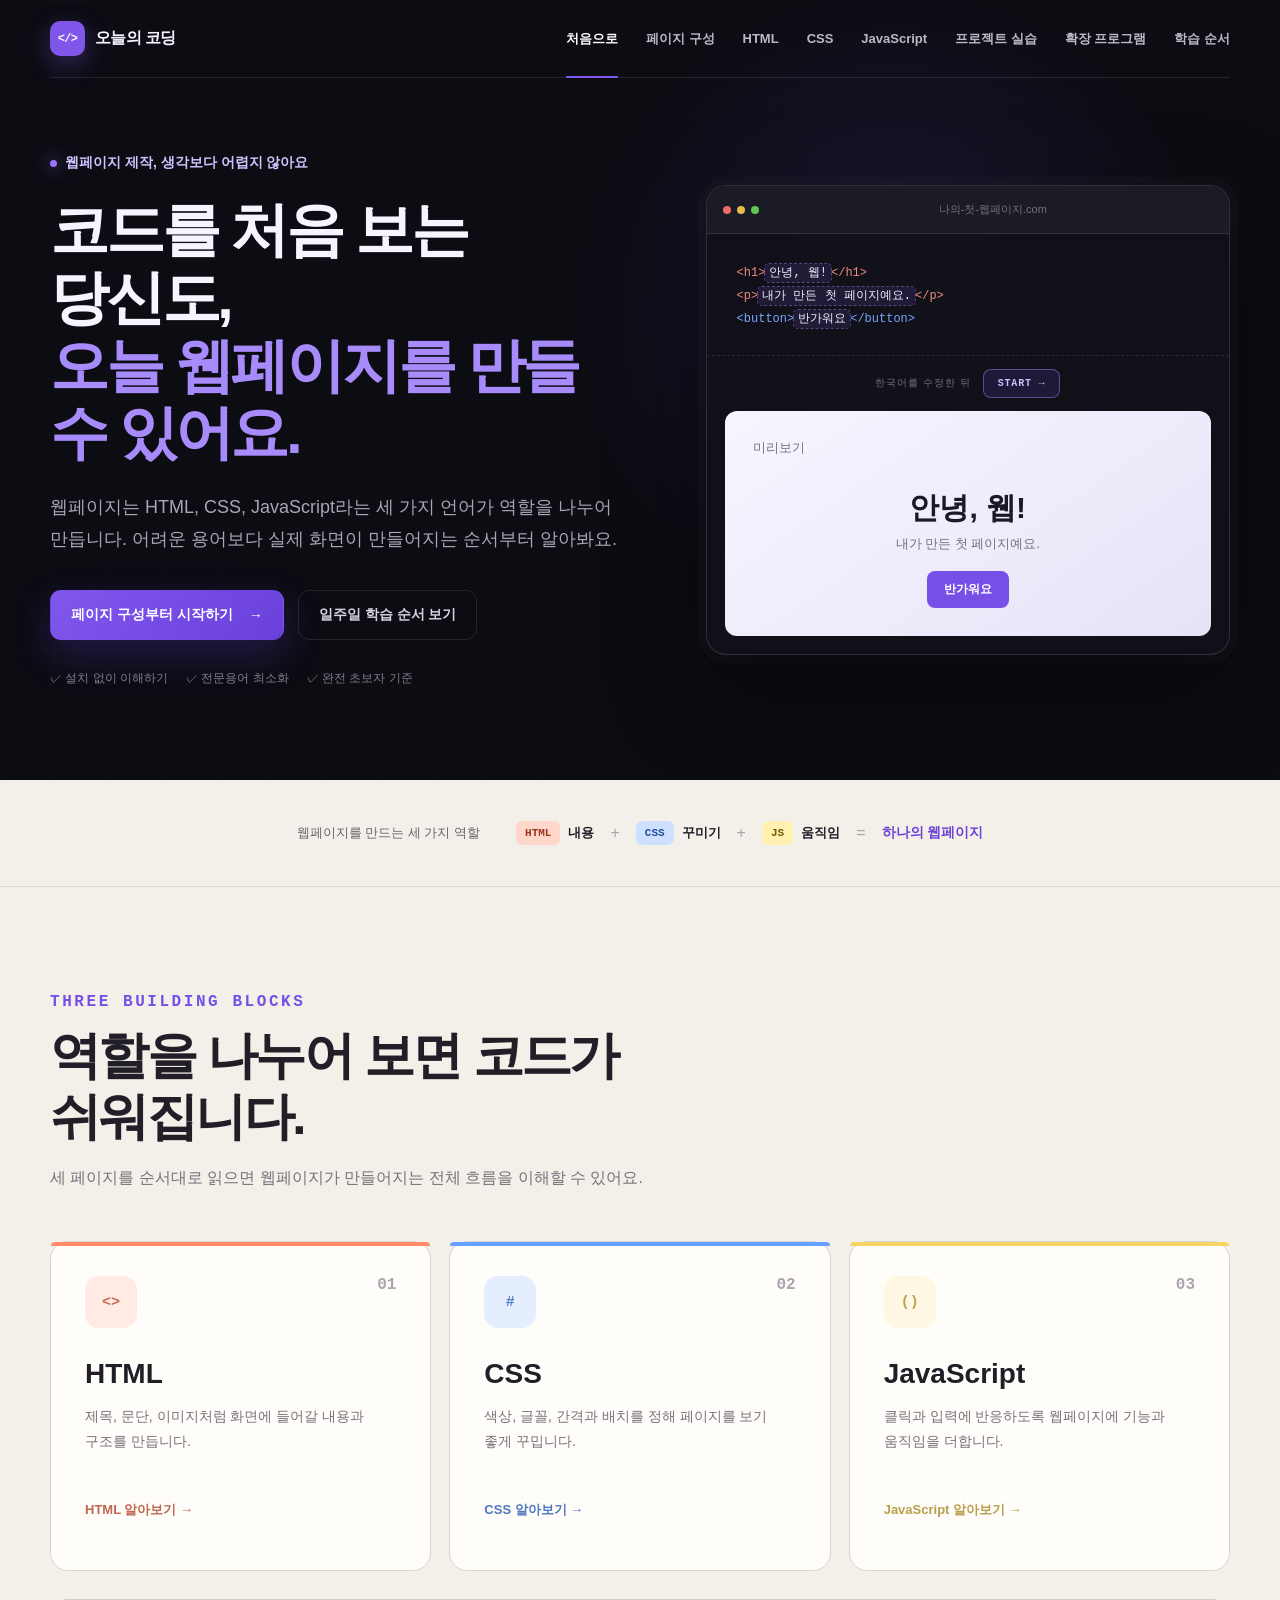
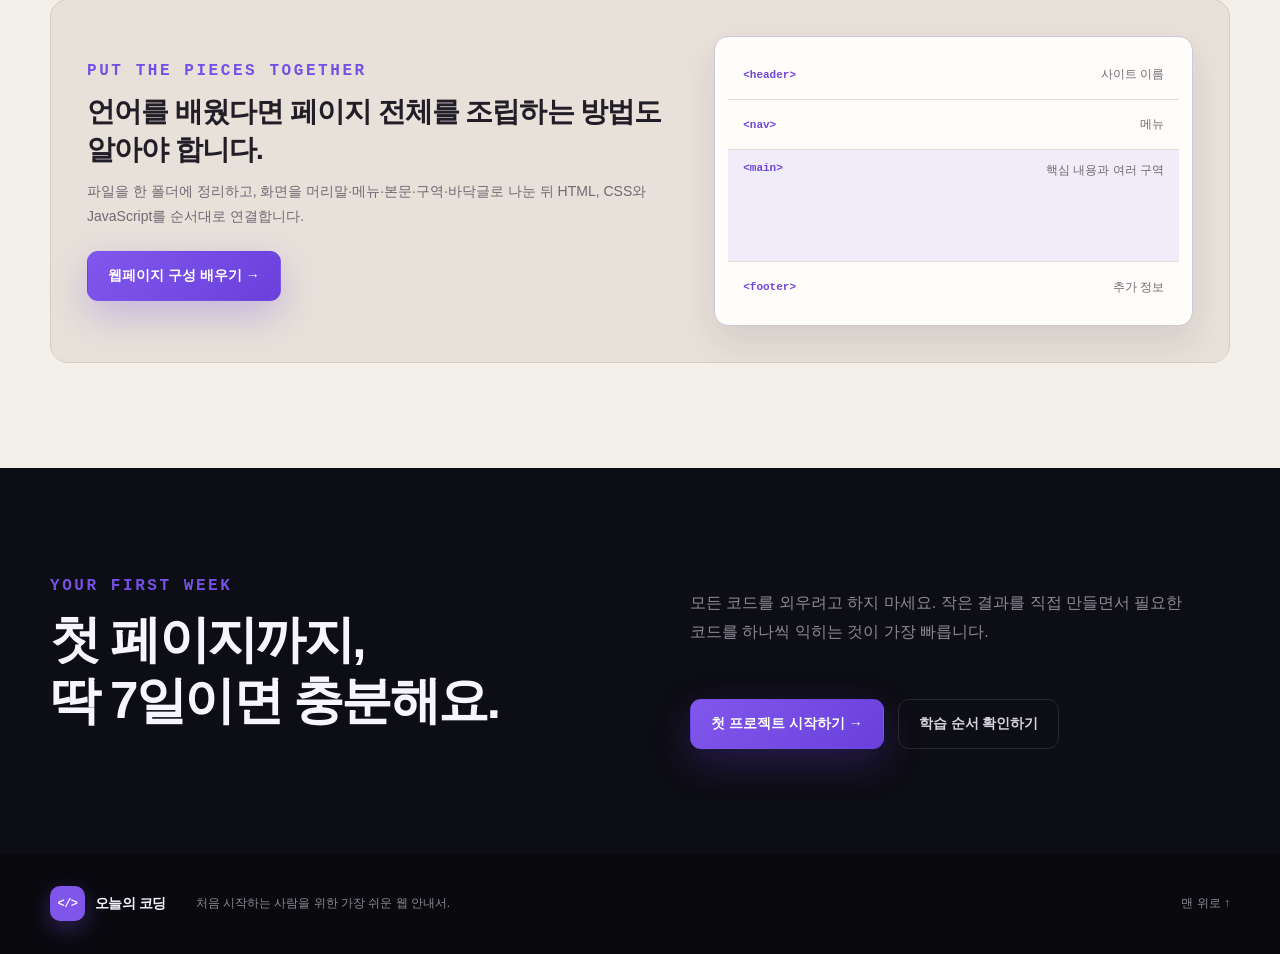
<file: index.html>
<!doctype html>
<html lang="ko">
<head>
  <meta charset="UTF-8">
  <meta name="viewport" content="width=device-width, initial-scale=1.0">
  <meta name="description" content="코드를 처음 배우는 사람을 위한 웹페이지 제작 안내서">
  <title>웹페이지 제작 시작하기</title>
  <link rel="stylesheet" href="styles.css">
</head>
<body data-page="home">
  <header class="site-header">
    <nav class="nav container" aria-label="주요 메뉴">
      <a class="brand" href="index.html"><span class="brand-mark">&lt;/&gt;</span><span>오늘의 코딩</span></a>
      <button class="menu-button" type="button" aria-label="메뉴 열기" aria-expanded="false">메뉴</button>
      <div class="nav-links">
        <a data-nav="home" href="index.html">처음으로</a>
        <a data-nav="structure" href="structure.html">페이지 구성</a>
        <a data-nav="html" href="html.html">HTML</a>
        <a data-nav="css" href="css.html">CSS</a>
        <a data-nav="javascript" href="javascript.html">JavaScript</a>
        <a data-nav="project" href="project.html">프로젝트 실습</a>
        <a data-nav="extensions" href="extensions.html">확장 프로그램</a>
        <a data-nav="roadmap" href="roadmap.html">학습 순서</a>
      </div>
    </nav>
  </header>

  <main>
    <section class="hero">
      <div class="hero-grid container">
        <div class="hero-copy">
          <span class="eyebrow">웹페이지 제작, 생각보다 어렵지 않아요</span>
          <h1>코드를 처음 보는 당신도,<br><span>오늘 웹페이지를 만들 수 있어요.</span></h1>
          <p>웹페이지는 HTML, CSS, JavaScript라는 세 가지 언어가 역할을 나누어 만듭니다. 어려운 용어보다 실제 화면이 만들어지는 순서부터 알아봐요.</p>
          <div class="button-row">
            <a class="button primary" href="structure.html">페이지 구성부터 시작하기 <span>→</span></a>
            <a class="button ghost" href="roadmap.html">일주일 학습 순서 보기</a>
          </div>
          <div class="trust-row"><span>✓ 설치 없이 이해하기</span><span>✓ 전문용어 최소화</span><span>✓ 완전 초보자 기준</span></div>
        </div>

        <div class="browser-card" aria-label="코드가 화면으로 바뀌는 예시">
          <div class="window-bar"><div class="window-dots"><i></i><i></i><i></i></div><span>나의-첫-웹페이지.com</span></div>
          <div class="split-preview">
            <pre class="mini-code"><code><span class="code-tag">&lt;h1&gt;</span><span class="editable-code" contenteditable="true" role="textbox" aria-label="제목 문구 수정" data-output="previewTitle" data-run="runPreview" spellcheck="false">안녕, 웹!</span><span class="code-tag">&lt;/h1&gt;</span>
<span class="code-tag">&lt;p&gt;</span><span class="editable-code" contenteditable="true" role="textbox" aria-label="설명 문구 수정" data-output="previewDescription" data-run="runPreview" spellcheck="false">내가 만든 첫 페이지예요.</span><span class="code-tag">&lt;/p&gt;</span>
<span class="button-tag">&lt;button&gt;</span><span class="editable-code" contenteditable="true" role="textbox" aria-label="버튼 문구 수정" data-output="previewAction" data-run="runPreview" spellcheck="false">반가워요</span><span class="button-tag">&lt;/button&gt;</span></code></pre>
            <div class="arrow-label"><span>한국어를 수정한 뒤</span><button id="runPreview" type="button">START →</button></div>
            <div class="result-card">
              <small>미리보기</small>
              <h2 id="previewTitle">안녕, 웹!</h2>
              <p id="previewDescription">내가 만든 첫 페이지예요.</p>
              <button id="previewAction" type="button">반가워요</button>
            </div>
          </div>
        </div>
      </div>
    </section>

    <section class="role-strip">
      <div class="container role-row">
        <p>웹페이지를 만드는 세 가지 역할</p>
        <a href="html.html"><span class="tag tag-html">HTML</span><b>내용</b></a><i>+</i>
        <a href="css.html"><span class="tag tag-css">CSS</span><b>꾸미기</b></a><i>+</i>
        <a href="javascript.html"><span class="tag tag-js">JS</span><b>움직임</b></a><i>=</i><strong>하나의 웹페이지</strong>
      </div>
    </section>

    <section class="section paper">
      <div class="container">
        <header class="section-heading">
          <span class="kicker">THREE BUILDING BLOCKS</span>
          <h2>역할을 나누어 보면 코드가 쉬워집니다.</h2>
          <p>세 페이지를 순서대로 읽으면 웹페이지가 만들어지는 전체 흐름을 이해할 수 있어요.</p>
        </header>
        <div class="language-cards">
          <a class="language-card html-card" href="html.html">
            <span class="card-number">01</span><span class="language-icon">&lt;&gt;</span>
            <h3>HTML</h3><p>제목, 문단, 이미지처럼 화면에 들어갈 내용과 구조를 만듭니다.</p><b>HTML 알아보기 →</b>
          </a>
          <a class="language-card css-card" href="css.html">
            <span class="card-number">02</span><span class="language-icon">#</span>
            <h3>CSS</h3><p>색상, 글꼴, 간격과 배치를 정해 페이지를 보기 좋게 꾸밉니다.</p><b>CSS 알아보기 →</b>
          </a>
          <a class="language-card js-card" href="javascript.html">
            <span class="card-number">03</span><span class="language-icon">()</span>
            <h3>JavaScript</h3><p>클릭과 입력에 반응하도록 웹페이지에 기능과 움직임을 더합니다.</p><b>JavaScript 알아보기 →</b>
          </a>
        </div>

        <div class="structure-entry">
          <div>
            <span class="kicker">PUT THE PIECES TOGETHER</span>
            <h3>언어를 배웠다면 페이지 전체를 조립하는 방법도 알아야 합니다.</h3>
            <p>파일을 한 폴더에 정리하고, 화면을 머리말·메뉴·본문·구역·바닥글로 나눈 뒤 HTML, CSS와 JavaScript를 순서대로 연결합니다.</p>
            <a class="button primary" href="structure.html">웹페이지 구성 배우기 →</a>
          </div>
          <div class="mini-page-structure" aria-label="웹페이지 기본 구성 미리보기">
            <div><code>&lt;header&gt;</code><span>사이트 이름</span></div>
            <div><code>&lt;nav&gt;</code><span>메뉴</span></div>
            <div class="mini-main"><code>&lt;main&gt;</code><span>핵심 내용과 여러 구역</span></div>
            <div><code>&lt;footer&gt;</code><span>추가 정보</span></div>
          </div>
        </div>
      </div>
    </section>

    <section class="section dark-cta">
      <div class="container cta-grid">
        <div><span class="kicker first-week-kicker">YOUR FIRST WEEK</span><h2>첫 페이지까지,<br>딱 7일이면 충분해요.</h2></div>
        <div>
          <p>모든 코드를 외우려고 하지 마세요. 작은 결과를 직접 만들면서 필요한 코드를 하나씩 익히는 것이 가장 빠릅니다.</p>
          <div class="button-row">
            <a class="button primary" href="project.html">첫 프로젝트 시작하기 →</a>
            <a class="button ghost" href="roadmap.html">학습 순서 확인하기</a>
          </div>
        </div>
      </div>
    </section>
  </main>

  <footer class="footer"><div class="container footer-row"><a class="brand" href="index.html"><span class="brand-mark">&lt;/&gt;</span><span>오늘의 코딩</span></a><p>처음 시작하는 사람을 위한 가장 쉬운 웹 안내서.</p><a href="#top">맨 위로 ↑</a></div></footer>
  <script src="script.js"></script>
</body>
</html>
</file>
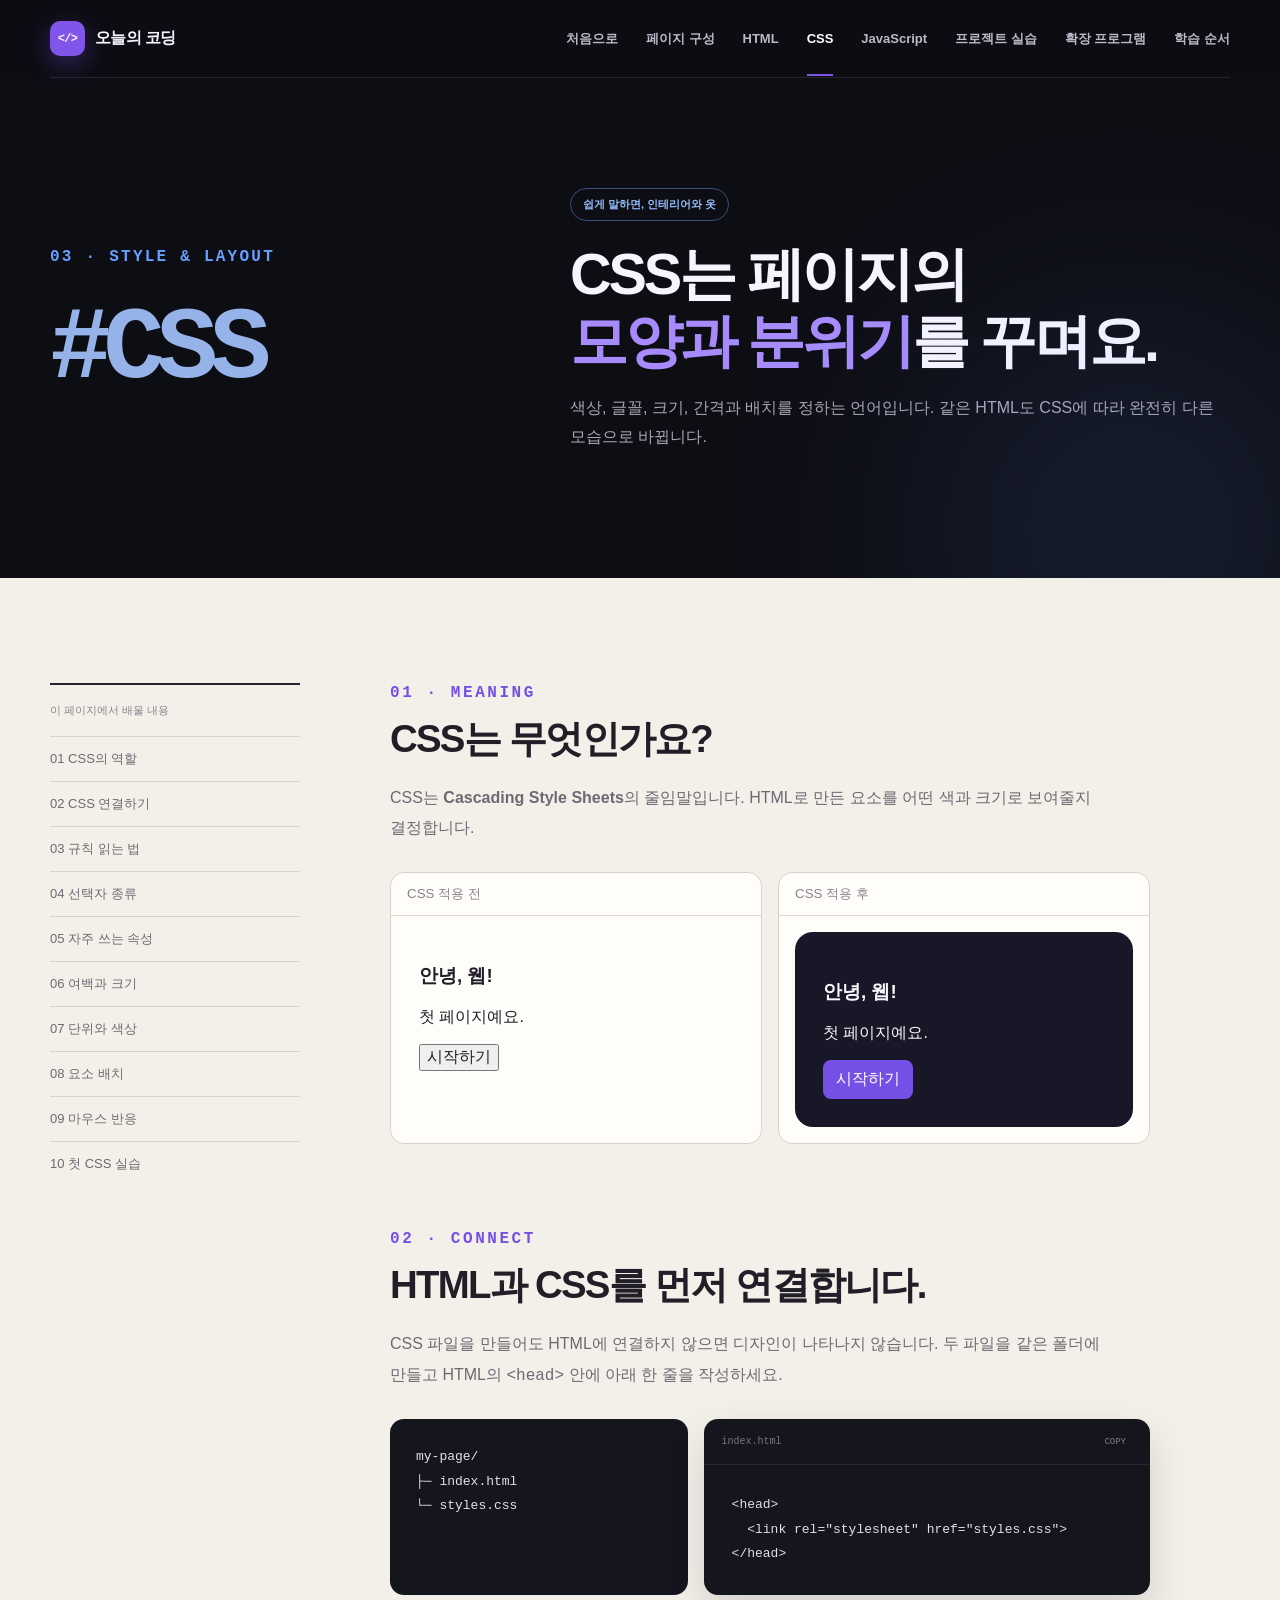
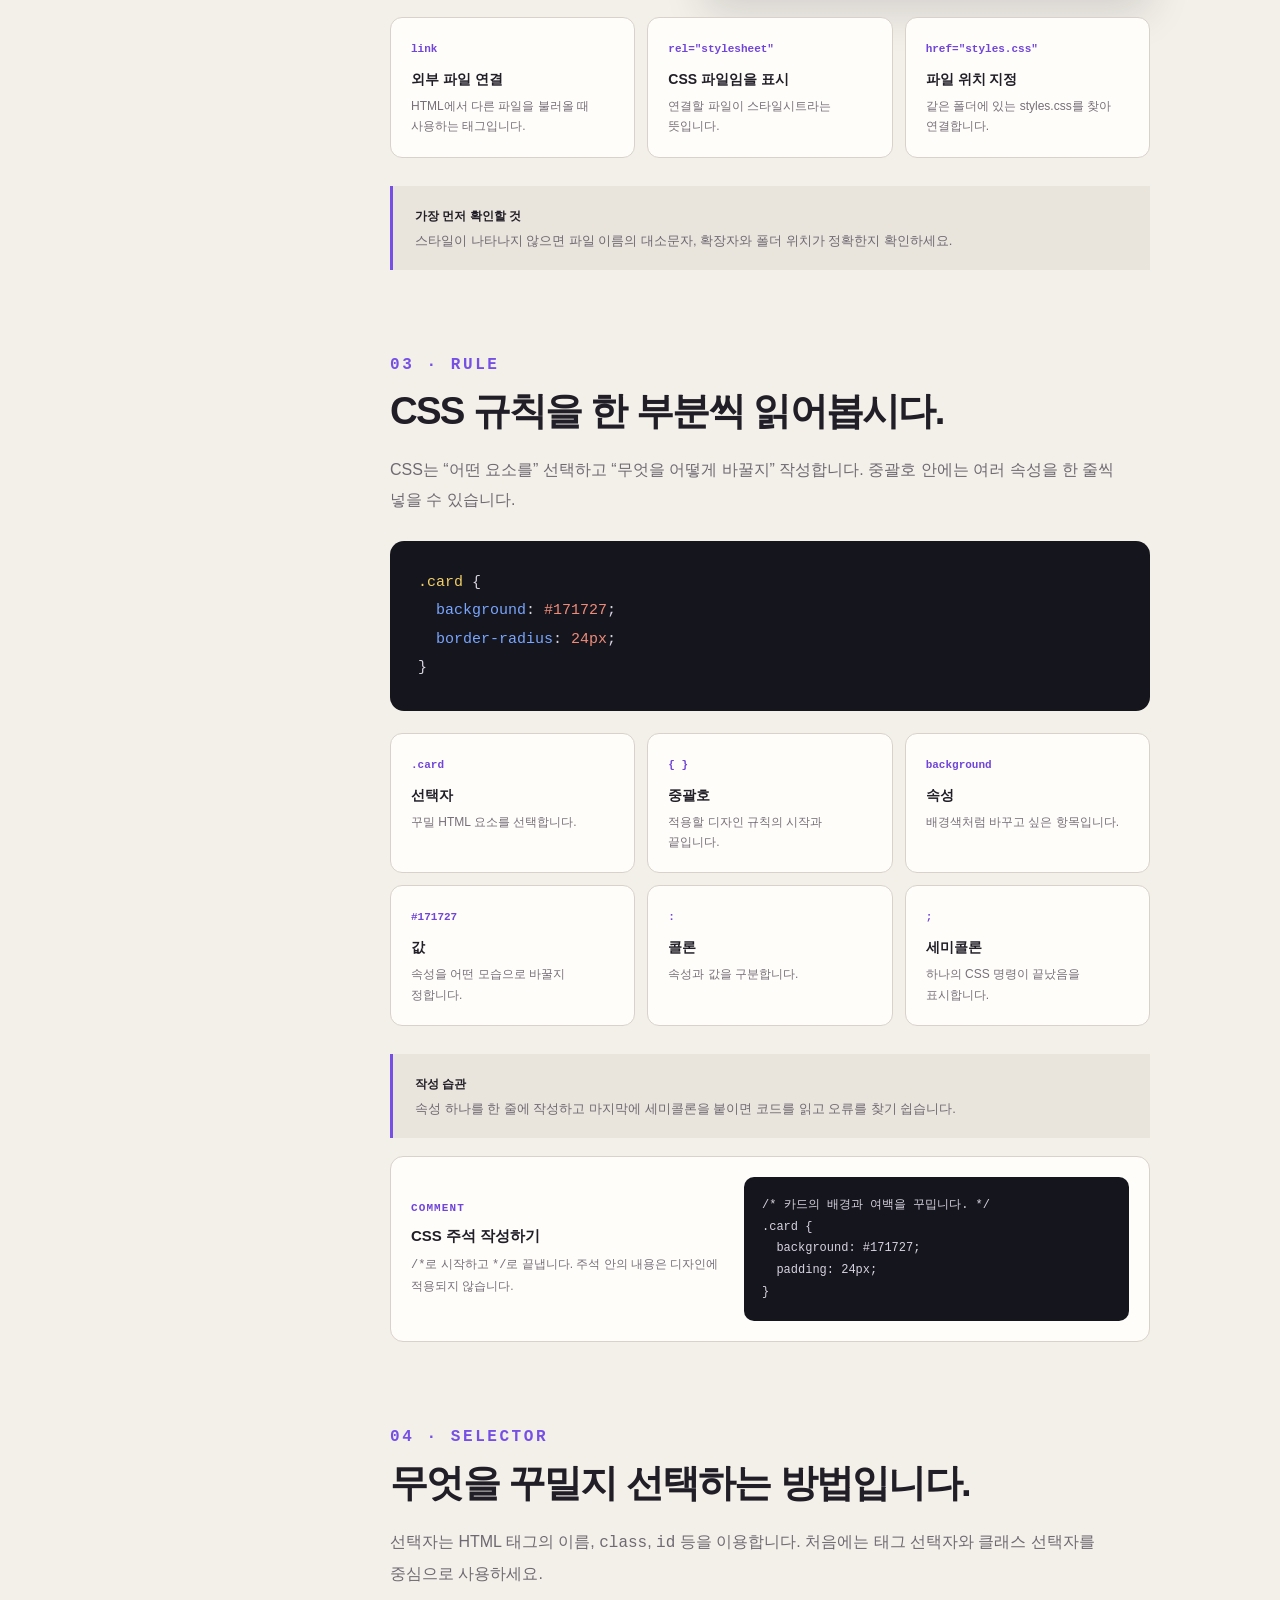
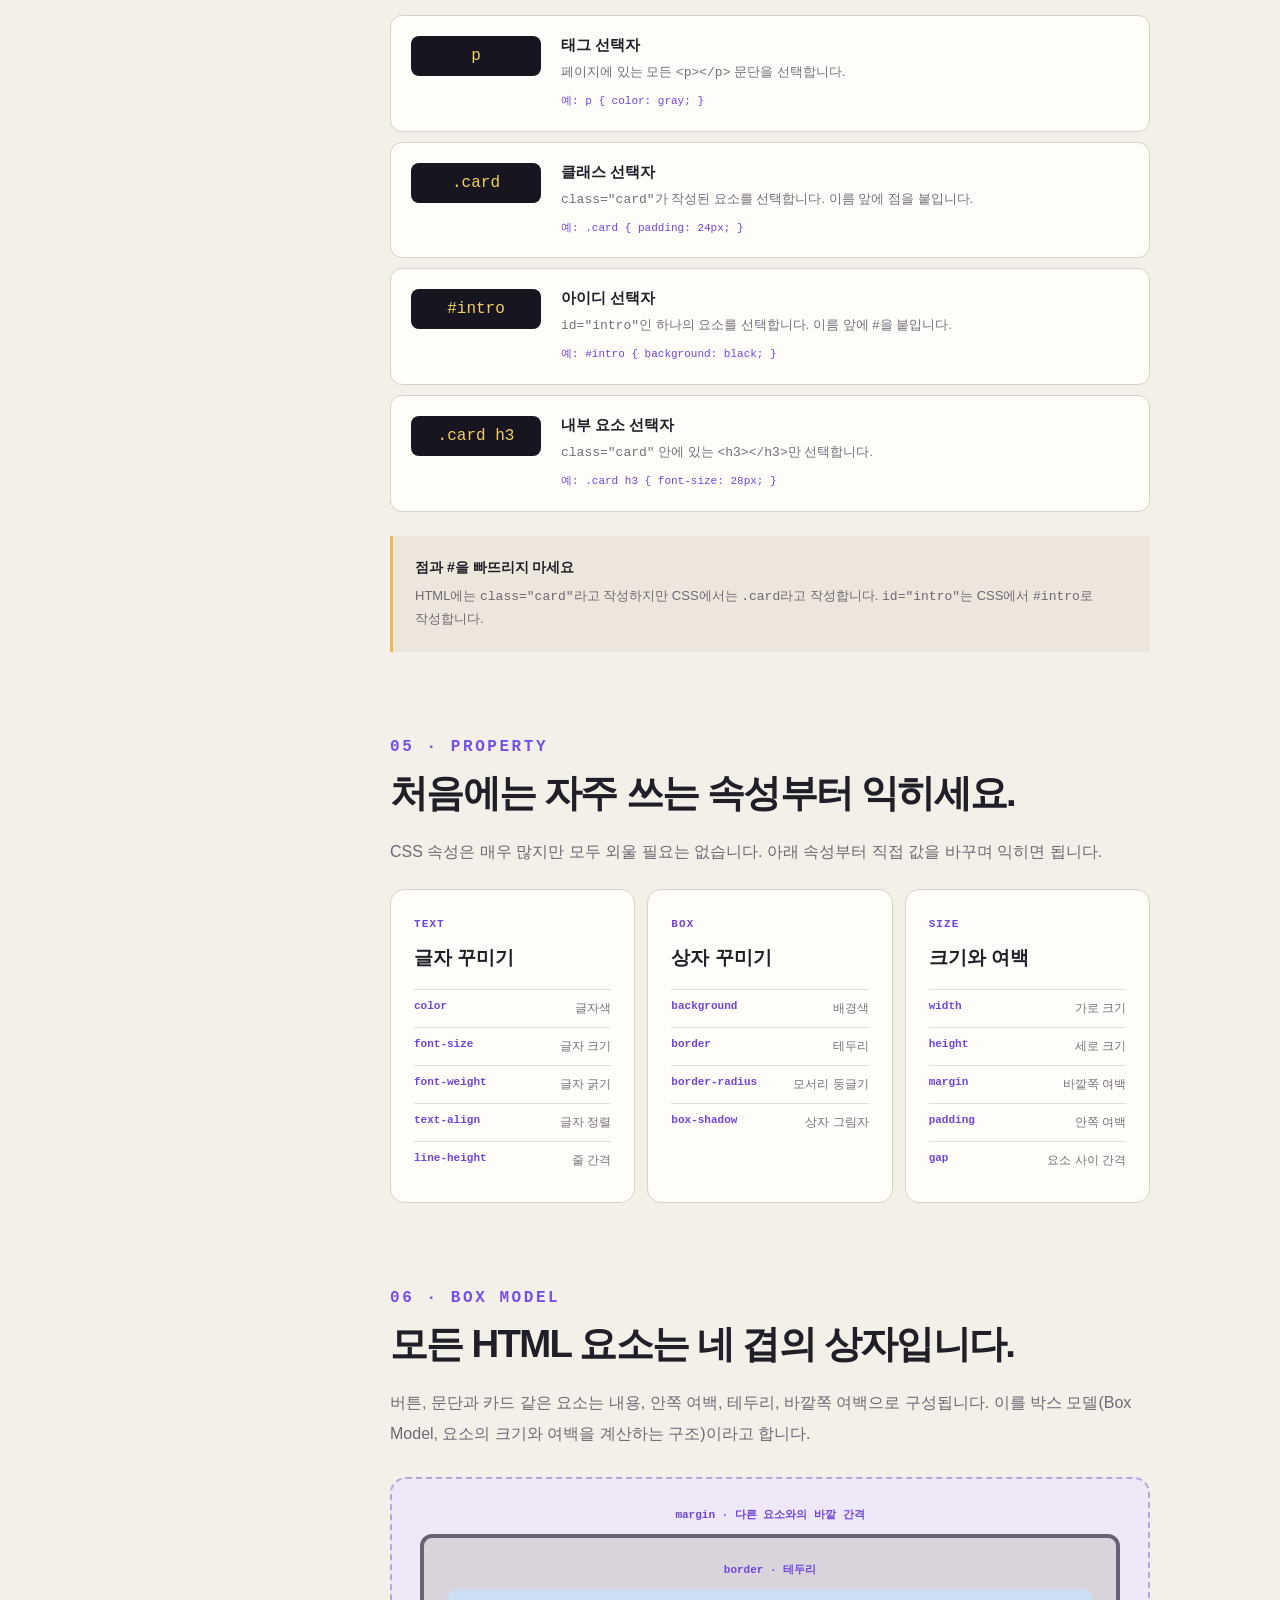
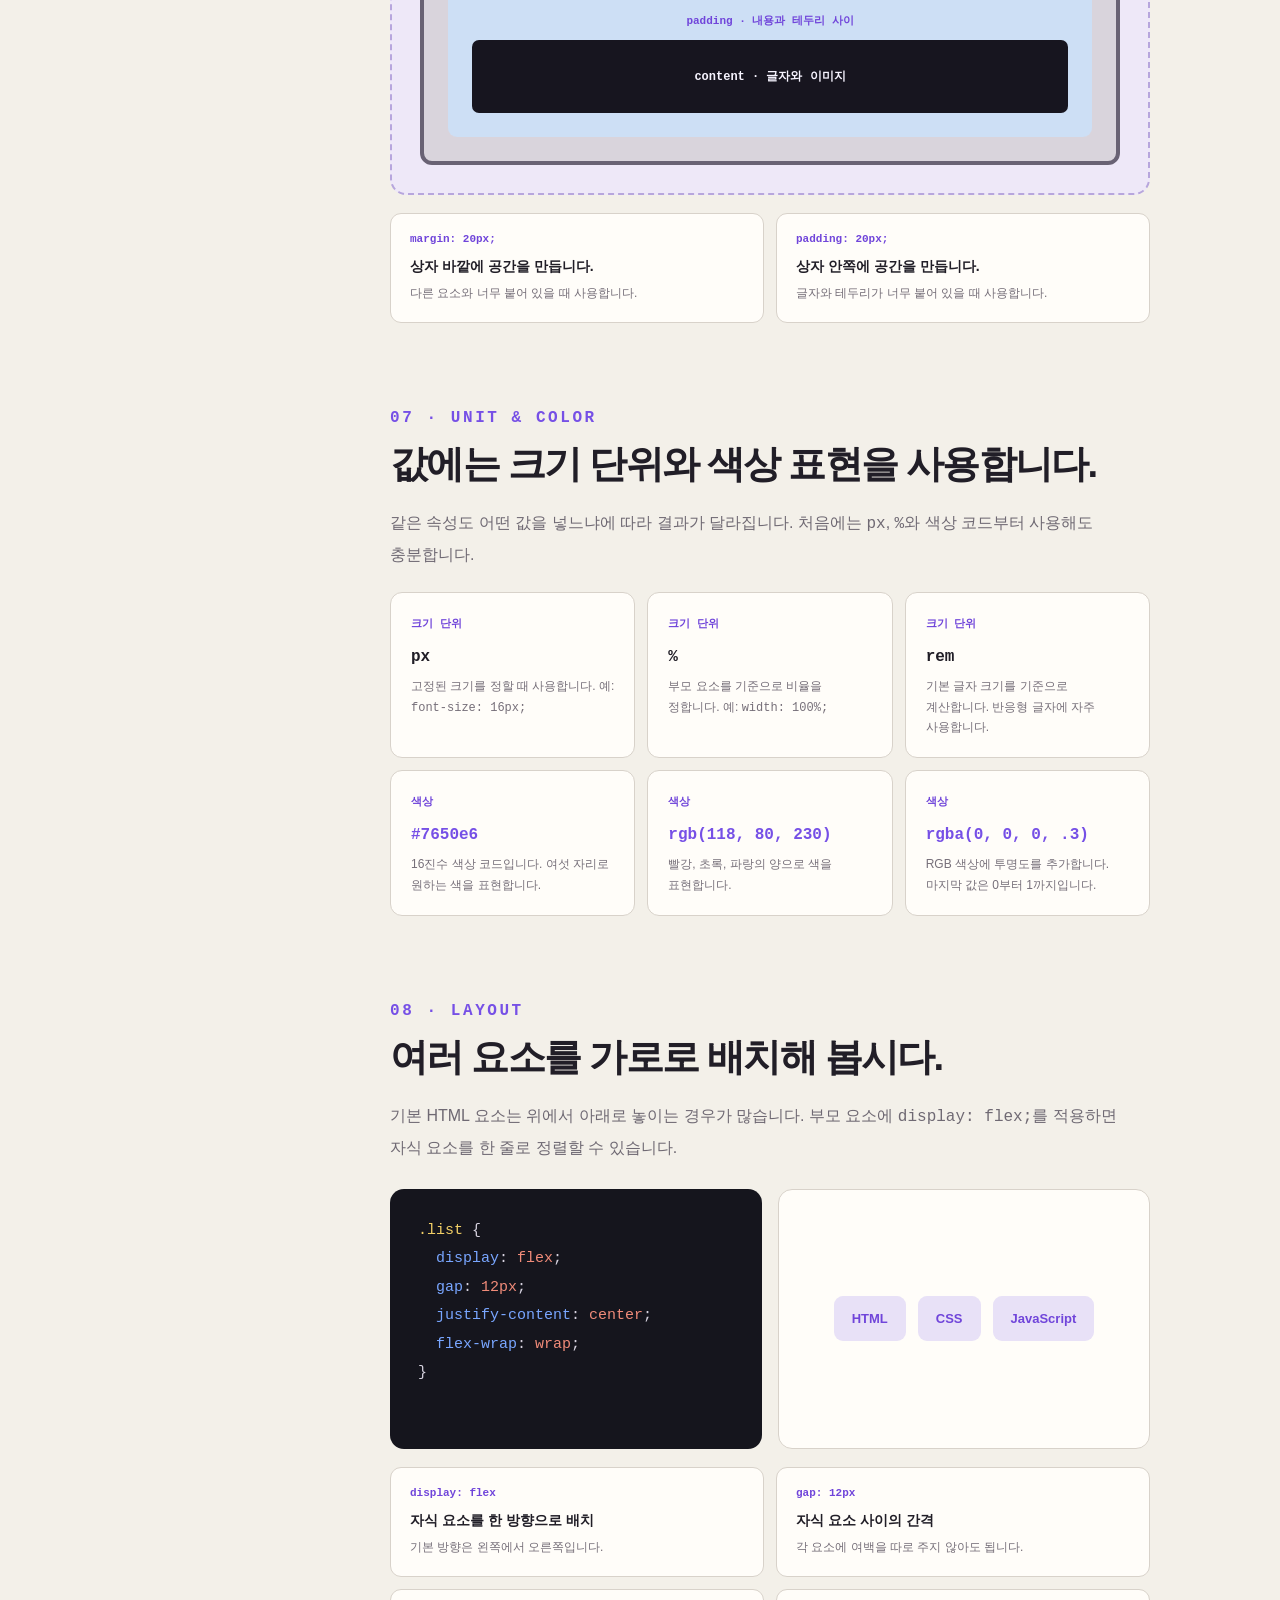
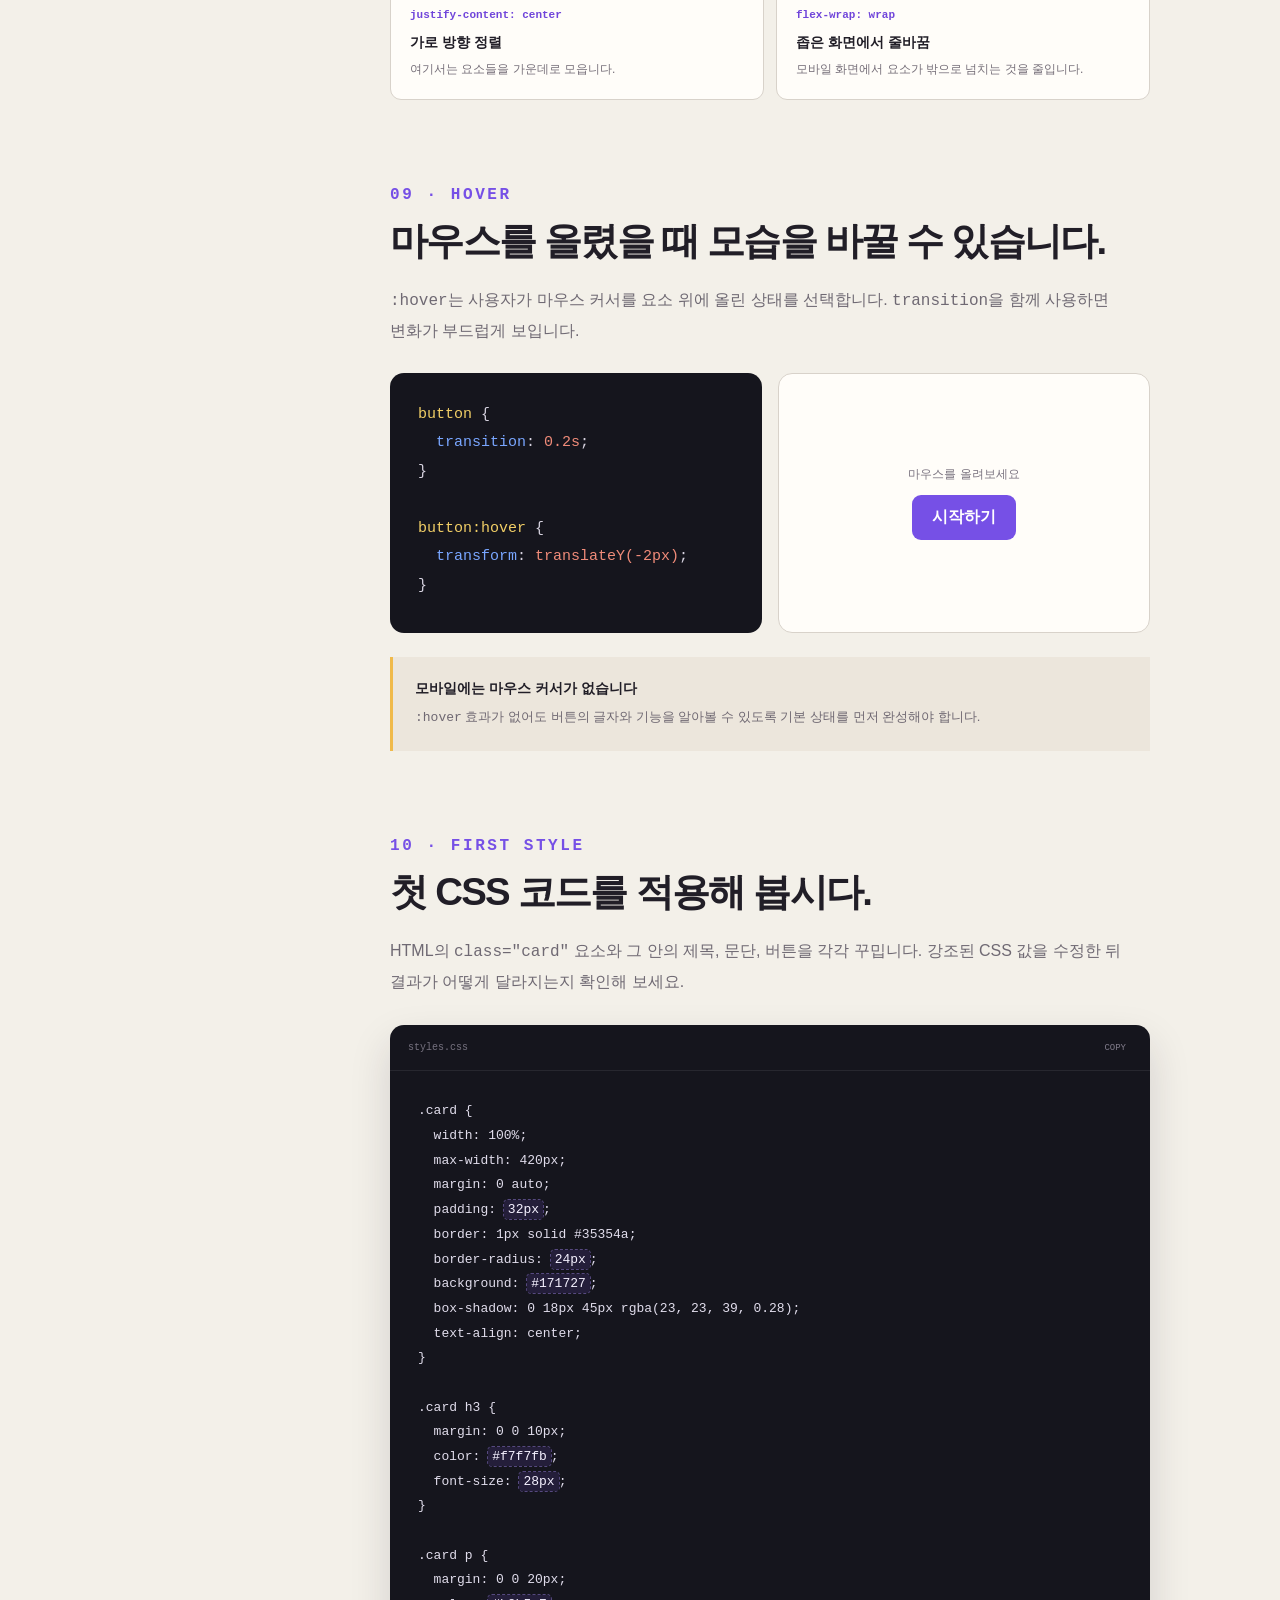
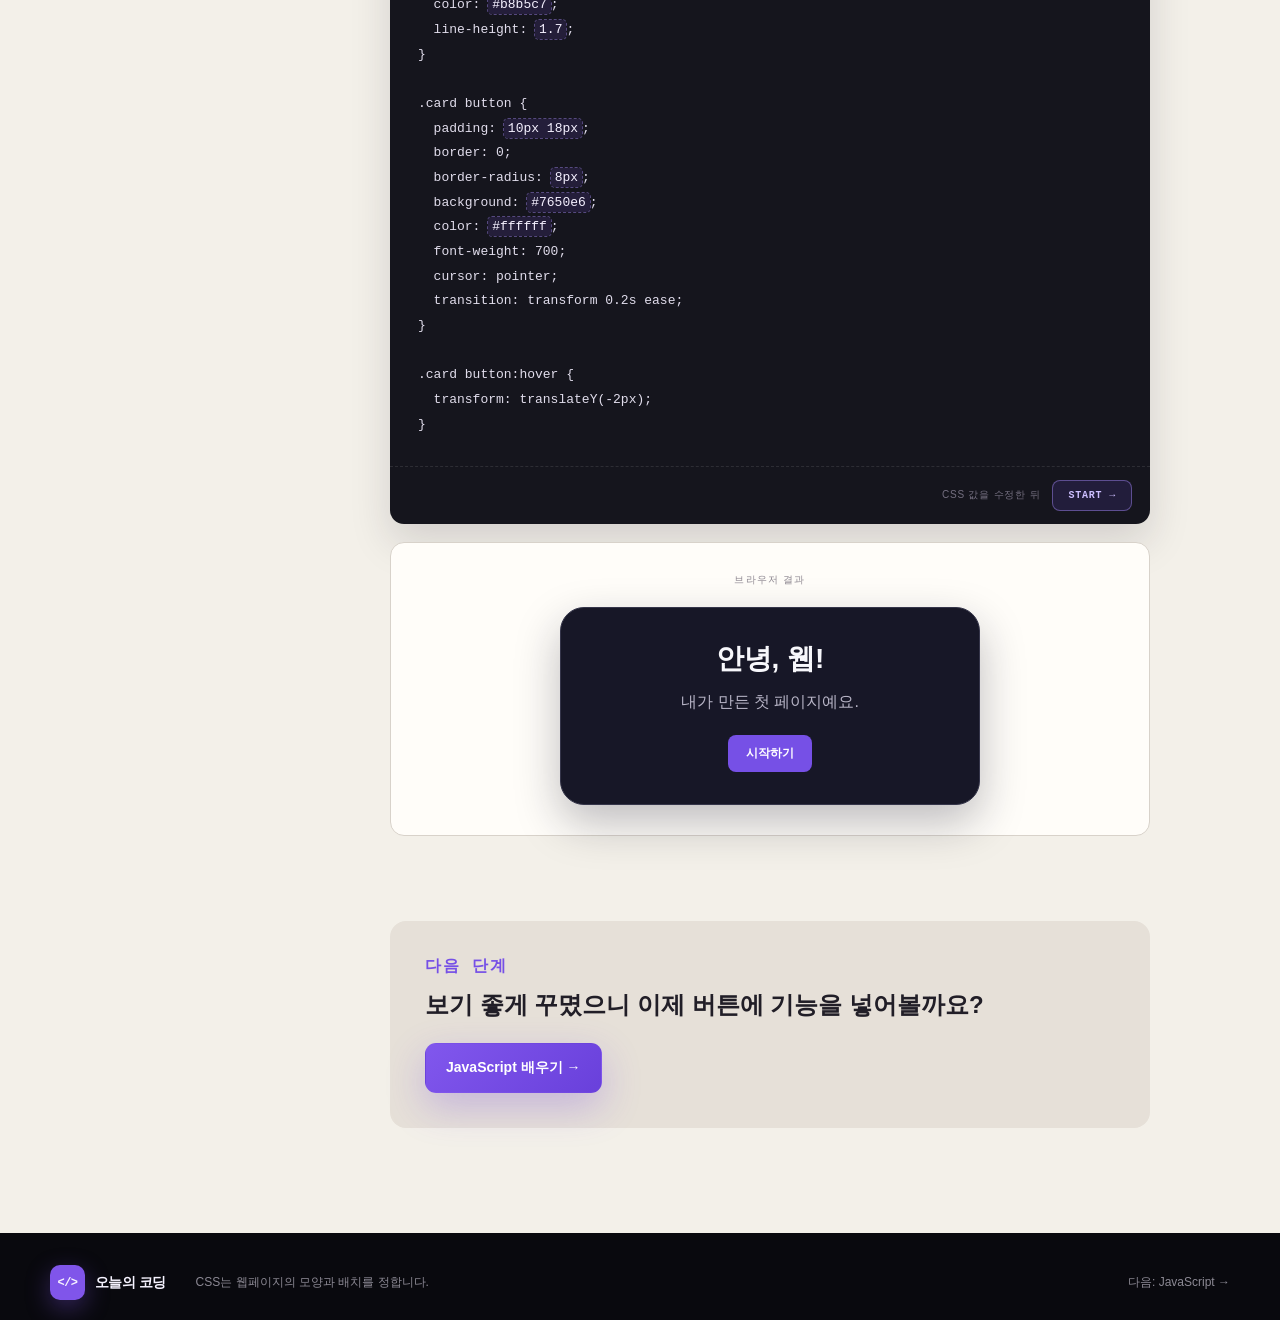
<file: css.html>
<!doctype html>
<html lang="ko">
<head>
  <meta charset="UTF-8">
  <meta name="viewport" content="width=device-width, initial-scale=1.0">
  <meta name="description" content="완전 초보자를 위한 CSS 기초 설명">
  <title>CSS 기초 | 오늘의 코딩</title>
  <link rel="stylesheet" href="styles.css">
</head>
<body data-page="css">
  <header class="site-header solid"><nav class="nav container" aria-label="주요 메뉴"><a class="brand" href="index.html"><span class="brand-mark">&lt;/&gt;</span><span>오늘의 코딩</span></a><button class="menu-button" type="button" aria-label="메뉴 열기" aria-expanded="false">메뉴</button><div class="nav-links"><a data-nav="home" href="index.html">처음으로</a><a data-nav="structure" href="structure.html">페이지 구성</a><a data-nav="html" href="html.html">HTML</a><a data-nav="css" href="css.html">CSS</a><a data-nav="javascript" href="javascript.html">JavaScript</a><a data-nav="project" href="project.html">프로젝트 실습</a><a data-nav="extensions" href="extensions.html">확장 프로그램</a><a data-nav="roadmap" href="roadmap.html">학습 순서</a></div></nav></header>

  <main>
    <section class="lesson-hero lesson-css">
      <div class="container lesson-hero-grid"><div><span class="lesson-index">03 · STYLE & LAYOUT</span><span class="big-symbol">#CSS</span></div><div><span class="analogy">쉽게 말하면, 인테리어와 옷</span><h1>CSS는 페이지의<br><span>모양과 분위기</span>를 꾸며요.</h1><p>색상, 글꼴, 크기, 간격과 배치를 정하는 언어입니다. 같은 HTML도 CSS에 따라 완전히 다른 모습으로 바뀝니다.</p></div></div>
    </section>

    <section class="section paper lesson-content">
      <div class="container content-grid">
        <aside class="side-index">
          <span>이 페이지에서 배울 내용</span>
          <a href="#meaning">01 CSS의 역할</a>
          <a href="#connect">02 CSS 연결하기</a>
          <a href="#rule">03 규칙 읽는 법</a>
          <a href="#selector">04 선택자 종류</a>
          <a href="#property">05 자주 쓰는 속성</a>
          <a href="#box-model">06 여백과 크기</a>
          <a href="#unit-color">07 단위와 색상</a>
          <a href="#layout">08 요소 배치</a>
          <a href="#state">09 마우스 반응</a>
          <a href="#example">10 첫 CSS 실습</a>
        </aside>
        <div class="article">
          <section id="meaning"><span class="kicker">01 · MEANING</span><h2>CSS는 무엇인가요?</h2><p>CSS는 <strong>Cascading Style Sheets</strong>의 줄임말입니다. HTML로 만든 요소를 어떤 색과 크기로 보여줄지 결정합니다.</p><div class="before-after"><div><small>CSS 적용 전</small><div class="plain-card"><h3>안녕, 웹!</h3><p>첫 페이지예요.</p><button>시작하기</button></div></div><div><small>CSS 적용 후</small><div class="styled-card"><h3>안녕, 웹!</h3><p>첫 페이지예요.</p><button>시작하기</button></div></div></div></section>

          <section id="connect">
            <span class="kicker">02 · CONNECT</span>
            <h2>HTML과 CSS를 먼저 연결합니다.</h2>
            <p>CSS 파일을 만들어도 HTML에 연결하지 않으면 디자인이 나타나지 않습니다. 두 파일을 같은 폴더에 만들고 HTML의 <code>&lt;head&gt;</code> 안에 아래 한 줄을 작성하세요.</p>
            <div class="file-structure-grid css-file-connection">
              <pre class="project-tree" aria-label="HTML과 CSS 파일 구성">my-page/
├─ index.html
└─ styles.css</pre>
              <div class="code-block">
                <div class="code-title"><span>index.html</span><button class="copy-code" type="button">COPY</button></div>
                <pre><code>&lt;head&gt;
  &lt;link rel="stylesheet" href="styles.css"&gt;
&lt;/head&gt;</code></pre>
              </div>
            </div>
            <div class="css-explain-grid">
              <article><code>link</code><b>외부 파일 연결</b><p>HTML에서 다른 파일을 불러올 때 사용하는 태그입니다.</p></article>
              <article><code>rel="stylesheet"</code><b>CSS 파일임을 표시</b><p>연결할 파일이 스타일시트라는 뜻입니다.</p></article>
              <article><code>href="styles.css"</code><b>파일 위치 지정</b><p>같은 폴더에 있는 styles.css를 찾아 연결합니다.</p></article>
            </div>
            <div class="note"><b>가장 먼저 확인할 것</b><p>스타일이 나타나지 않으면 파일 이름의 대소문자, 확장자와 폴더 위치가 정확한지 확인하세요.</p></div>
          </section>

          <section id="rule">
            <span class="kicker">03 · RULE</span>
            <h2>CSS 규칙을 한 부분씩 읽어봅시다.</h2>
            <p>CSS는 “어떤 요소를” 선택하고 “무엇을 어떻게 바꿀지” 작성합니다. 중괄호 안에는 여러 속성을 한 줄씩 넣을 수 있습니다.</p>
            <div class="css-rule"><span class="selector">.card</span> <span>{</span><br><span class="property">&nbsp;&nbsp;background</span>: <span class="value">#171727</span>;<br><span class="property">&nbsp;&nbsp;border-radius</span>: <span class="value">24px</span>;<br><span>}</span></div>
            <div class="css-anatomy-grid">
              <article><span class="selector">.card</span><b>선택자</b><p>꾸밀 HTML 요소를 선택합니다.</p></article>
              <article><span>{ }</span><b>중괄호</b><p>적용할 디자인 규칙의 시작과 끝입니다.</p></article>
              <article><span class="property">background</span><b>속성</b><p>배경색처럼 바꾸고 싶은 항목입니다.</p></article>
              <article><span class="value">#171727</span><b>값</b><p>속성을 어떤 모습으로 바꿀지 정합니다.</p></article>
              <article><span>:</span><b>콜론</b><p>속성과 값을 구분합니다.</p></article>
              <article><span>;</span><b>세미콜론</b><p>하나의 CSS 명령이 끝났음을 표시합니다.</p></article>
            </div>
            <div class="note"><b>작성 습관</b><p>속성 하나를 한 줄에 작성하고 마지막에 세미콜론을 붙이면 코드를 읽고 오류를 찾기 쉽습니다.</p></div>
            <div class="comment-guide">
              <div><span>COMMENT</span><b>CSS 주석 작성하기</b><p><code>/*</code>로 시작하고 <code>*/</code>로 끝냅니다. 주석 안의 내용은 디자인에 적용되지 않습니다.</p></div>
              <pre><code>/* 카드의 배경과 여백을 꾸밉니다. */
.card {
  background: #171727;
  padding: 24px;
}</code></pre>
            </div>
          </section>

          <section id="selector">
            <span class="kicker">04 · SELECTOR</span>
            <h2>무엇을 꾸밀지 선택하는 방법입니다.</h2>
            <p>선택자는 HTML 태그의 이름, <code>class</code>, <code>id</code> 등을 이용합니다. 처음에는 태그 선택자와 클래스 선택자를 중심으로 사용하세요.</p>
            <div class="selector-guide">
              <article><code>p</code><div><b>태그 선택자</b><p>페이지에 있는 모든 <code>&lt;p&gt;&lt;/p&gt;</code> 문단을 선택합니다.</p><small>예: p { color: gray; }</small></div></article>
              <article><code>.card</code><div><b>클래스 선택자</b><p><code>class="card"</code>가 작성된 요소를 선택합니다. 이름 앞에 점을 붙입니다.</p><small>예: .card { padding: 24px; }</small></div></article>
              <article><code>#intro</code><div><b>아이디 선택자</b><p><code>id="intro"</code>인 하나의 요소를 선택합니다. 이름 앞에 #을 붙입니다.</p><small>예: #intro { background: black; }</small></div></article>
              <article><code>.card h3</code><div><b>내부 요소 선택자</b><p><code>class="card"</code> 안에 있는 <code>&lt;h3&gt;&lt;/h3&gt;</code>만 선택합니다.</p><small>예: .card h3 { font-size: 28px; }</small></div></article>
            </div>
            <div class="warning-card"><b>점과 #을 빠뜨리지 마세요</b><p>HTML에는 <code>class="card"</code>라고 작성하지만 CSS에서는 <code>.card</code>라고 작성합니다. <code>id="intro"</code>는 CSS에서 <code>#intro</code>로 작성합니다.</p></div>
          </section>

          <section id="property">
            <span class="kicker">05 · PROPERTY</span>
            <h2>처음에는 자주 쓰는 속성부터 익히세요.</h2>
            <p>CSS 속성은 매우 많지만 모두 외울 필요는 없습니다. 아래 속성부터 직접 값을 바꾸며 익히면 됩니다.</p>
            <div class="property-guide-grid">
              <article><span>TEXT</span><h3>글자 꾸미기</h3><dl><div><dt>color</dt><dd>글자색</dd></div><div><dt>font-size</dt><dd>글자 크기</dd></div><div><dt>font-weight</dt><dd>글자 굵기</dd></div><div><dt>text-align</dt><dd>글자 정렬</dd></div><div><dt>line-height</dt><dd>줄 간격</dd></div></dl></article>
              <article><span>BOX</span><h3>상자 꾸미기</h3><dl><div><dt>background</dt><dd>배경색</dd></div><div><dt>border</dt><dd>테두리</dd></div><div><dt>border-radius</dt><dd>모서리 둥글기</dd></div><div><dt>box-shadow</dt><dd>상자 그림자</dd></div></dl></article>
              <article><span>SIZE</span><h3>크기와 여백</h3><dl><div><dt>width</dt><dd>가로 크기</dd></div><div><dt>height</dt><dd>세로 크기</dd></div><div><dt>margin</dt><dd>바깥쪽 여백</dd></div><div><dt>padding</dt><dd>안쪽 여백</dd></div><div><dt>gap</dt><dd>요소 사이 간격</dd></div></dl></article>
            </div>
          </section>

          <section id="box-model">
            <span class="kicker">06 · BOX MODEL</span>
            <h2>모든 HTML 요소는 네 겹의 상자입니다.</h2>
            <p>버튼, 문단과 카드 같은 요소는 내용, 안쪽 여백, 테두리, 바깥쪽 여백으로 구성됩니다. 이를 박스 모델(Box Model, 요소의 크기와 여백을 계산하는 구조)이라고 합니다.</p>
            <div class="box-model-demo" aria-label="CSS 박스 모델 구조">
              <span class="box-margin-label">margin · 다른 요소와의 바깥 간격</span>
              <div class="box-border-layer">
                <span>border · 테두리</span>
                <div class="box-padding-layer">
                  <span>padding · 내용과 테두리 사이</span>
                  <div class="box-content-layer">content · 글자와 이미지</div>
                </div>
              </div>
            </div>
            <div class="css-compare-grid">
              <article><code>margin: 20px;</code><b>상자 바깥에 공간을 만듭니다.</b><p>다른 요소와 너무 붙어 있을 때 사용합니다.</p></article>
              <article><code>padding: 20px;</code><b>상자 안쪽에 공간을 만듭니다.</b><p>글자와 테두리가 너무 붙어 있을 때 사용합니다.</p></article>
            </div>
          </section>

          <section id="unit-color">
            <span class="kicker">07 · UNIT & COLOR</span>
            <h2>값에는 크기 단위와 색상 표현을 사용합니다.</h2>
            <p>같은 속성도 어떤 값을 넣느냐에 따라 결과가 달라집니다. 처음에는 <code>px</code>, <code>%</code>와 색상 코드부터 사용해도 충분합니다.</p>
            <div class="unit-color-grid">
              <article><span>크기 단위</span><h3><code>px</code></h3><p>고정된 크기를 정할 때 사용합니다. 예: <code>font-size: 16px;</code></p></article>
              <article><span>크기 단위</span><h3><code>%</code></h3><p>부모 요소를 기준으로 비율을 정합니다. 예: <code>width: 100%;</code></p></article>
              <article><span>크기 단위</span><h3><code>rem</code></h3><p>기본 글자 크기를 기준으로 계산합니다. 반응형 글자에 자주 사용합니다.</p></article>
              <article><span>색상</span><h3><code>#7650e6</code></h3><p>16진수 색상 코드입니다. 여섯 자리로 원하는 색을 표현합니다.</p></article>
              <article><span>색상</span><h3><code>rgb(118, 80, 230)</code></h3><p>빨강, 초록, 파랑의 양으로 색을 표현합니다.</p></article>
              <article><span>색상</span><h3><code>rgba(0, 0, 0, .3)</code></h3><p>RGB 색상에 투명도를 추가합니다. 마지막 값은 0부터 1까지입니다.</p></article>
            </div>
          </section>

          <section id="layout">
            <span class="kicker">08 · LAYOUT</span>
            <h2>여러 요소를 가로로 배치해 봅시다.</h2>
            <p>기본 HTML 요소는 위에서 아래로 놓이는 경우가 많습니다. 부모 요소에 <code>display: flex;</code>를 적용하면 자식 요소를 한 줄로 정렬할 수 있습니다.</p>
            <div class="css-layout-example">
              <div class="css-rule"><span class="selector">.list</span> {<br><span class="property">&nbsp;&nbsp;display</span>: <span class="value">flex</span>;<br><span class="property">&nbsp;&nbsp;gap</span>: <span class="value">12px</span>;<br><span class="property">&nbsp;&nbsp;justify-content</span>: <span class="value">center</span>;<br><span class="property">&nbsp;&nbsp;flex-wrap</span>: <span class="value">wrap</span>;<br>}</div>
              <div class="flex-result" aria-label="Flex 배치 결과"><span>HTML</span><span>CSS</span><span>JavaScript</span></div>
            </div>
            <div class="css-compare-grid">
              <article><code>display: flex</code><b>자식 요소를 한 방향으로 배치</b><p>기본 방향은 왼쪽에서 오른쪽입니다.</p></article>
              <article><code>gap: 12px</code><b>자식 요소 사이의 간격</b><p>각 요소에 여백을 따로 주지 않아도 됩니다.</p></article>
              <article><code>justify-content: center</code><b>가로 방향 정렬</b><p>여기서는 요소들을 가운데로 모읍니다.</p></article>
              <article><code>flex-wrap: wrap</code><b>좁은 화면에서 줄바꿈</b><p>모바일 화면에서 요소가 밖으로 넘치는 것을 줄입니다.</p></article>
            </div>
          </section>

          <section id="state">
            <span class="kicker">09 · HOVER</span>
            <h2>마우스를 올렸을 때 모습을 바꿀 수 있습니다.</h2>
            <p><code>:hover</code>는 사용자가 마우스 커서를 요소 위에 올린 상태를 선택합니다. <code>transition</code>을 함께 사용하면 변화가 부드럽게 보입니다.</p>
            <div class="css-layout-example">
              <div class="css-rule"><span class="selector">button</span> {<br><span class="property">&nbsp;&nbsp;transition</span>: <span class="value">0.2s</span>;<br>}<br><br><span class="selector">button:hover</span> {<br><span class="property">&nbsp;&nbsp;transform</span>: <span class="value">translateY(-2px)</span>;<br>}</div>
              <div class="hover-demo"><span>마우스를 올려보세요</span><button type="button">시작하기</button></div>
            </div>
            <div class="warning-card"><b>모바일에는 마우스 커서가 없습니다</b><p><code>:hover</code> 효과가 없어도 버튼의 글자와 기능을 알아볼 수 있도록 기본 상태를 먼저 완성해야 합니다.</p></div>
          </section>

          <section id="example">
            <span class="kicker">10 · FIRST STYLE</span>
            <h2>첫 CSS 코드를 적용해 봅시다.</h2>
            <p>HTML의 <code>class="card"</code> 요소와 그 안의 제목, 문단, 버튼을 각각 꾸밉니다. 강조된 CSS 값을 수정한 뒤 결과가 어떻게 달라지는지 확인해 보세요.</p>
            <div class="code-block">
              <div class="code-title">
                <span>styles.css</span>
                <button class="copy-code" type="button">COPY</button>
              </div>
              <pre><code>.card {
  width: 100%;
  max-width: 420px;
  margin: 0 auto;
  padding: <span class="editable-code" contenteditable="true" role="textbox" aria-label="카드 안쪽 여백 수정" data-css-target="cssPreview" data-css-property="padding" data-run="runCssExample" spellcheck="false">32px</span>;
  border: 1px solid #35354a;
  border-radius: <span class="editable-code" contenteditable="true" role="textbox" aria-label="카드 모서리 둥글기 수정" data-css-target="cssPreview" data-css-property="border-radius" data-run="runCssExample" spellcheck="false">24px</span>;
  background: <span class="editable-code" contenteditable="true" role="textbox" aria-label="카드 배경색 수정" data-css-target="cssPreview" data-css-property="background" data-run="runCssExample" spellcheck="false">#171727</span>;
  box-shadow: 0 18px 45px rgba(23, 23, 39, 0.28);
  text-align: center;
}

.card h3 {
  margin: 0 0 10px;
  color: <span class="editable-code" contenteditable="true" role="textbox" aria-label="제목 글자색 수정" data-css-target="cssPreviewTitle" data-css-property="color" data-run="runCssExample" spellcheck="false">#f7f7fb</span>;
  font-size: <span class="editable-code" contenteditable="true" role="textbox" aria-label="제목 글자 크기 수정" data-css-target="cssPreviewTitle" data-css-property="font-size" data-run="runCssExample" spellcheck="false">28px</span>;
}

.card p {
  margin: 0 0 20px;
  color: <span class="editable-code" contenteditable="true" role="textbox" aria-label="문단 글자색 수정" data-css-target="cssPreviewText" data-css-property="color" data-run="runCssExample" spellcheck="false">#b8b5c7</span>;
  line-height: <span class="editable-code" contenteditable="true" role="textbox" aria-label="문단 줄 간격 수정" data-css-target="cssPreviewText" data-css-property="line-height" data-run="runCssExample" spellcheck="false">1.7</span>;
}

.card button {
  padding: <span class="editable-code" contenteditable="true" role="textbox" aria-label="버튼 안쪽 여백 수정" data-css-target="cssPreviewButton" data-css-property="padding" data-run="runCssExample" spellcheck="false">10px 18px</span>;
  border: 0;
  border-radius: <span class="editable-code" contenteditable="true" role="textbox" aria-label="버튼 모서리 둥글기 수정" data-css-target="cssPreviewButton" data-css-property="border-radius" data-run="runCssExample" spellcheck="false">8px</span>;
  background: <span class="editable-code" contenteditable="true" role="textbox" aria-label="버튼 배경색 수정" data-css-target="cssPreviewButton" data-css-property="background" data-run="runCssExample" spellcheck="false">#7650e6</span>;
  color: <span class="editable-code" contenteditable="true" role="textbox" aria-label="버튼 글자색 수정" data-css-target="cssPreviewButton" data-css-property="color" data-run="runCssExample" spellcheck="false">#ffffff</span>;
  font-weight: 700;
  cursor: pointer;
  transition: transform 0.2s ease;
}

.card button:hover {
  transform: translateY(-2px);
}</code></pre>
              <div class="code-run-bar">
                <span>CSS 값을 수정한 뒤</span>
                <button id="runCssExample" type="button">START →</button>
              </div>
            </div>
            <div class="result-example example-output">
              <small>브라우저 결과</small>
              <div class="css-live-preview" id="cssPreview">
                <h3 id="cssPreviewTitle">안녕, 웹!</h3>
                <p id="cssPreviewText">내가 만든 첫 페이지예요.</p>
                <button id="cssPreviewButton" type="button">시작하기</button>
              </div>
            </div>
          </section>
          <div class="next-lesson"><span>다음 단계</span><h3>보기 좋게 꾸몄으니 이제 버튼에 기능을 넣어볼까요?</h3><a class="button primary" href="javascript.html">JavaScript 배우기 →</a></div>
        </div>
      </div>
    </section>
  </main>

  <footer class="footer"><div class="container footer-row"><a class="brand" href="index.html"><span class="brand-mark">&lt;/&gt;</span><span>오늘의 코딩</span></a><p>CSS는 웹페이지의 모양과 배치를 정합니다.</p><a href="javascript.html">다음: JavaScript →</a></div></footer>
  <script src="script.js"></script>
</body>
</html>
</file>
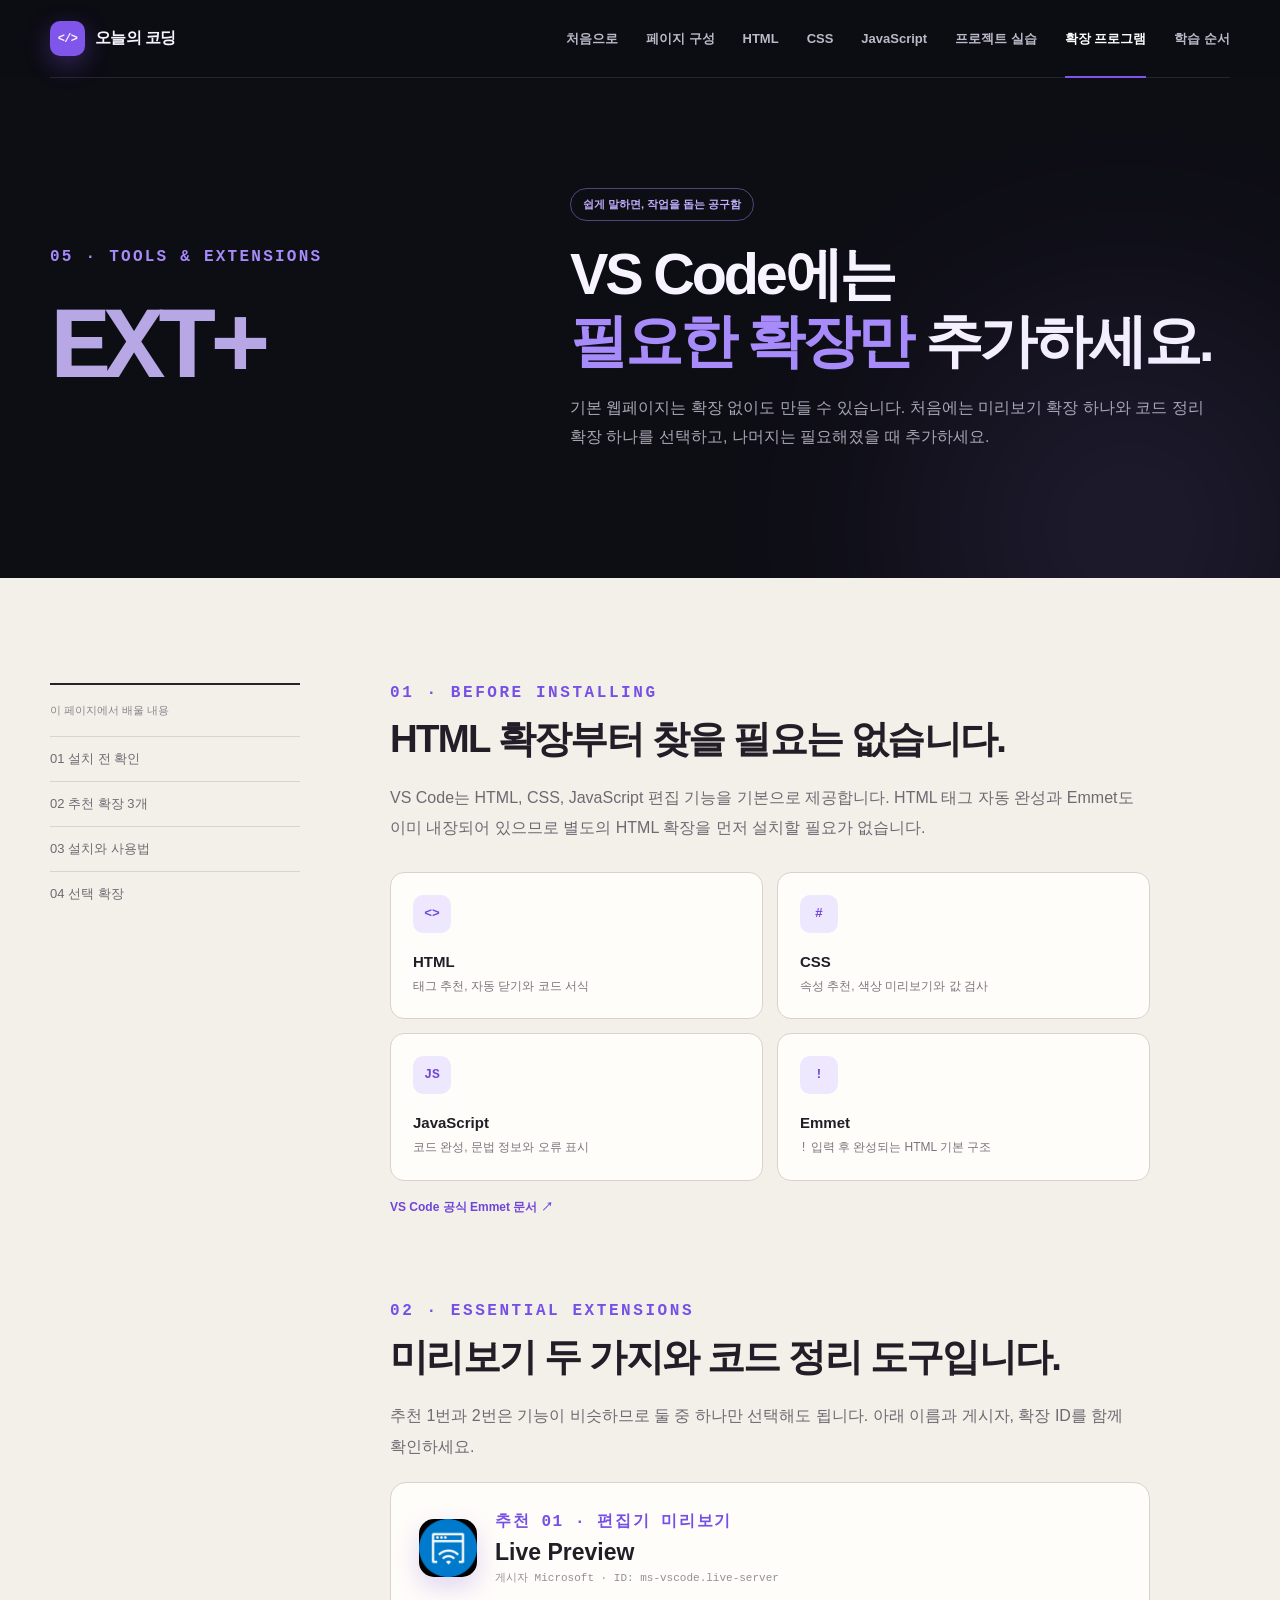
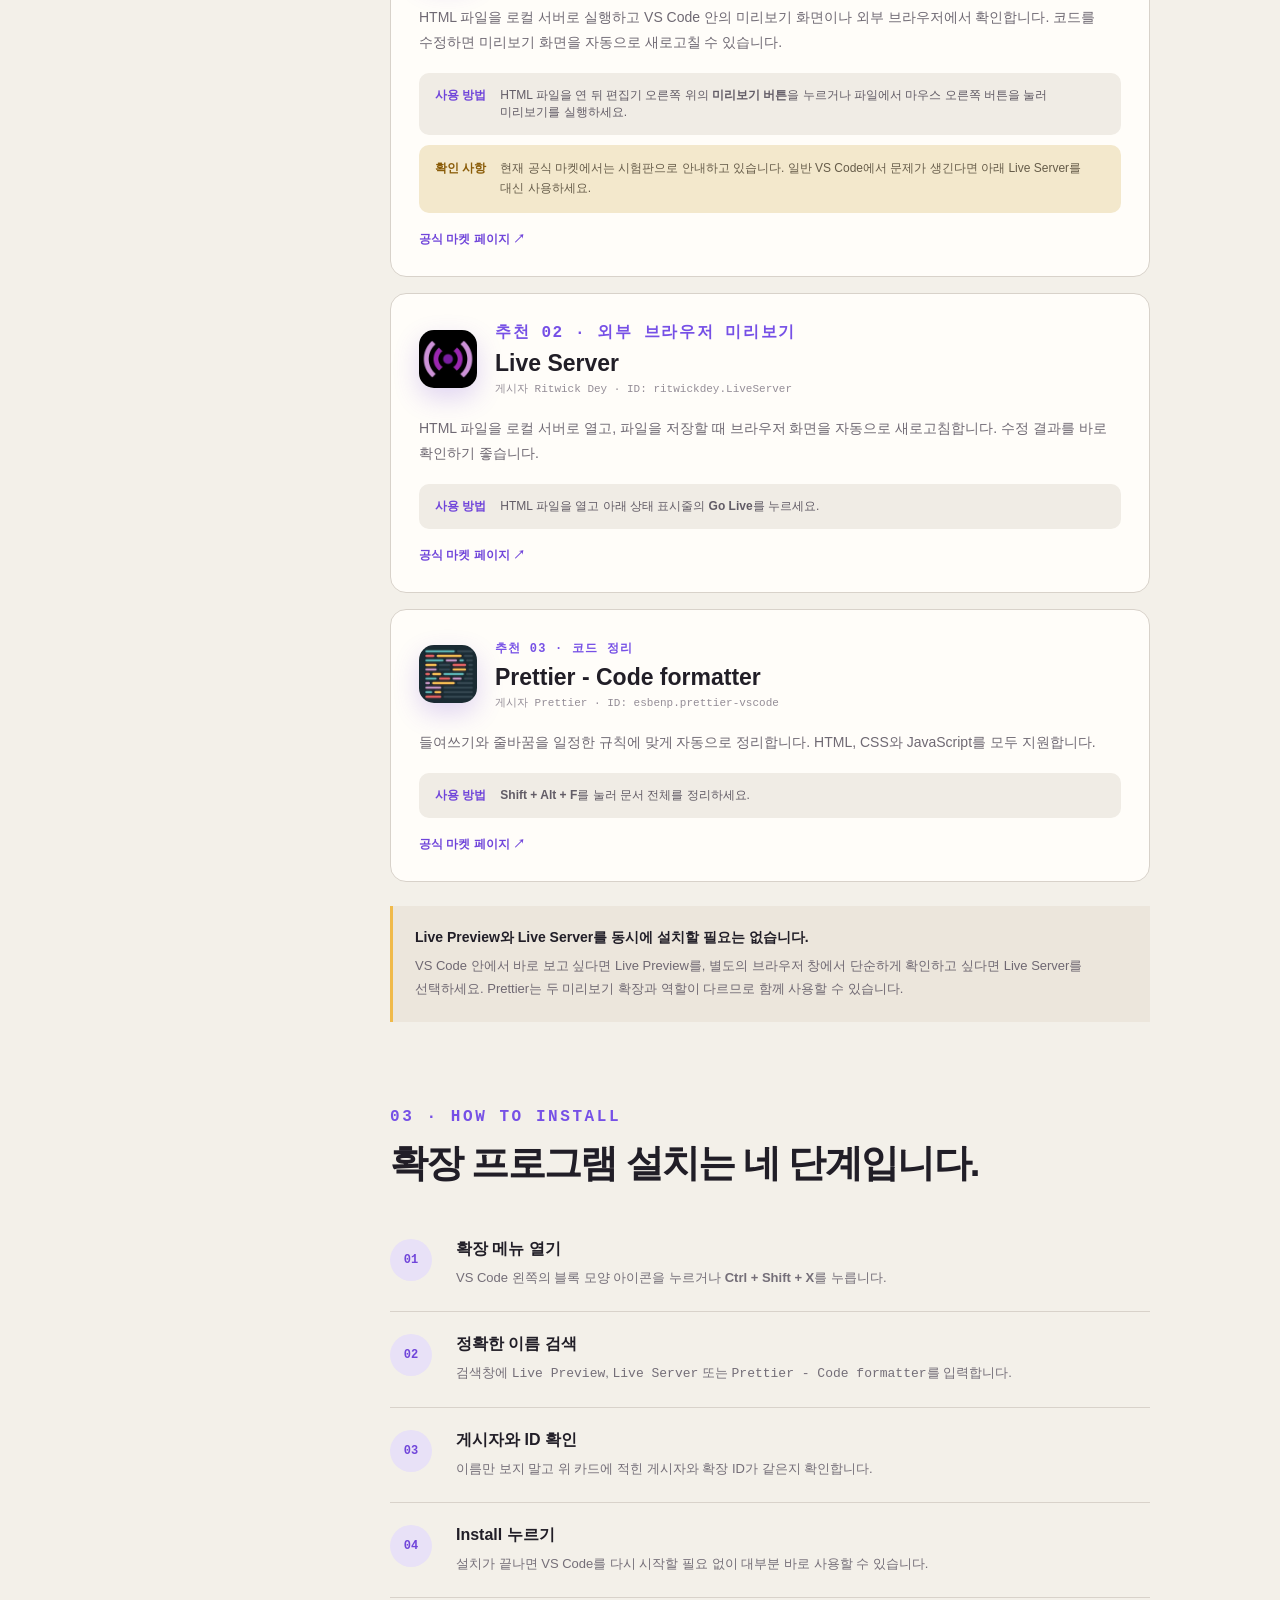
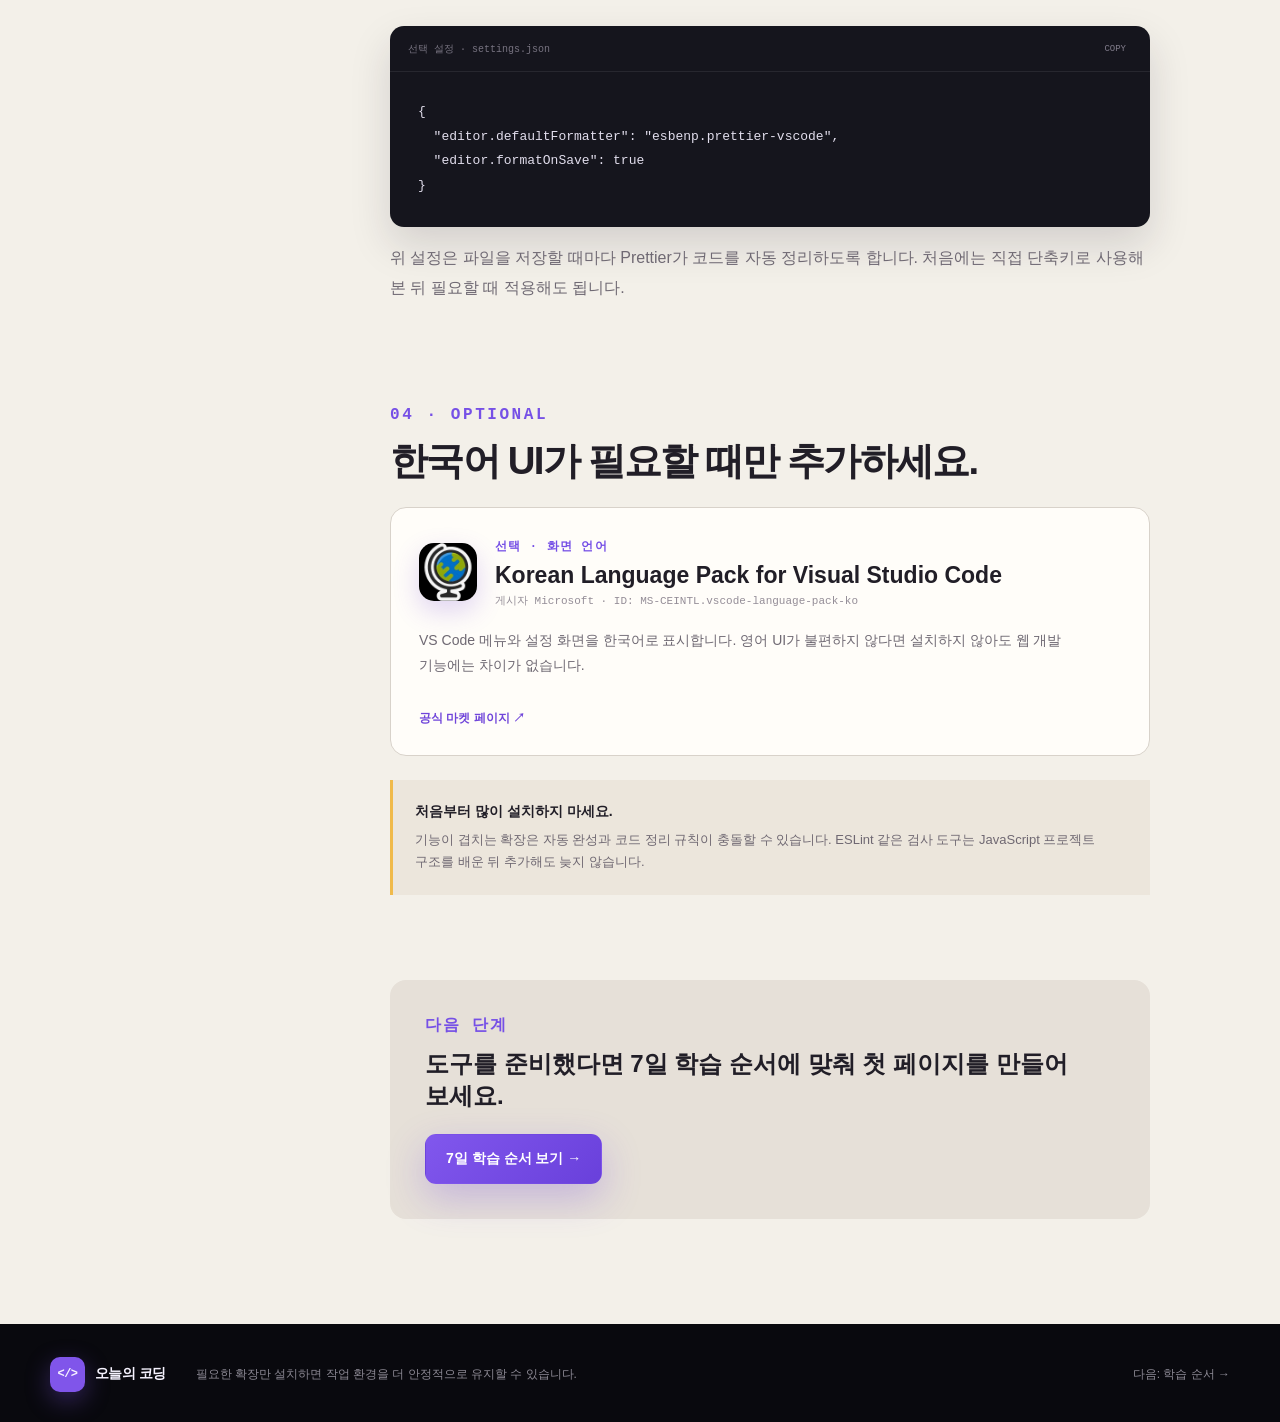
<file: extensions.html>
<!doctype html>
<html lang="ko">
<head>
  <meta charset="UTF-8">
  <meta name="viewport" content="width=device-width, initial-scale=1.0">
  <meta name="description" content="웹페이지 제작을 시작할 때 필요한 VS Code 확장 프로그램 안내">
  <title>VS Code 확장 프로그램 | 오늘의 코딩</title>
  <link rel="stylesheet" href="styles.css">
</head>
<body data-page="extensions">
  <header class="site-header solid">
    <nav class="nav container" aria-label="주요 메뉴">
      <a class="brand" href="index.html"><span class="brand-mark">&lt;/&gt;</span><span>오늘의 코딩</span></a>
      <button class="menu-button" type="button" aria-label="메뉴 열기" aria-expanded="false">메뉴</button>
      <div class="nav-links">
        <a data-nav="home" href="index.html">처음으로</a>
        <a data-nav="structure" href="structure.html">페이지 구성</a>
        <a data-nav="html" href="html.html">HTML</a>
        <a data-nav="css" href="css.html">CSS</a>
        <a data-nav="javascript" href="javascript.html">JavaScript</a>
        <a data-nav="project" href="project.html">프로젝트 실습</a>
        <a data-nav="extensions" href="extensions.html">확장 프로그램</a>
        <a data-nav="roadmap" href="roadmap.html">학습 순서</a>
      </div>
    </nav>
  </header>

  <main>
    <section class="lesson-hero lesson-tools">
      <div class="container lesson-hero-grid">
        <div>
          <span class="lesson-index">05 · TOOLS & EXTENSIONS</span>
          <span class="big-symbol">EXT+</span>
        </div>
        <div>
          <span class="analogy">쉽게 말하면, 작업을 돕는 공구함</span>
          <h1>VS Code에는<br><span>필요한 확장만</span> 추가하세요.</h1>
          <p>기본 웹페이지는 확장 없이도 만들 수 있습니다. 처음에는 미리보기 확장 하나와 코드 정리 확장 하나를 선택하고, 나머지는 필요해졌을 때 추가하세요.</p>
        </div>
      </div>
    </section>

    <section class="section paper lesson-content">
      <div class="container content-grid">
        <aside class="side-index">
          <span>이 페이지에서 배울 내용</span>
          <a href="#before">01 설치 전 확인</a>
          <a href="#essential">02 추천 확장 3개</a>
          <a href="#install">03 설치와 사용법</a>
          <a href="#optional">04 선택 확장</a>
        </aside>

        <div class="article">
          <section id="before">
            <span class="kicker">01 · BEFORE INSTALLING</span>
            <h2>HTML 확장부터 찾을 필요는 없습니다.</h2>
            <p>VS Code는 HTML, CSS, JavaScript 편집 기능을 기본으로 제공합니다. HTML 태그 자동 완성과 Emmet도 이미 내장되어 있으므로 별도의 HTML 확장을 먼저 설치할 필요가 없습니다.</p>
            <div class="builtin-grid">
              <div><span>&lt;&gt;</span><b>HTML</b><p>태그 추천, 자동 닫기와 코드 서식</p></div>
              <div><span>#</span><b>CSS</b><p>속성 추천, 색상 미리보기와 값 검사</p></div>
              <div><span>JS</span><b>JavaScript</b><p>코드 완성, 문법 정보와 오류 표시</p></div>
              <div><span>!</span><b>Emmet</b><p><code>!</code> 입력 후 완성되는 HTML 기본 구조</p></div>
            </div>
            <a class="source-link" href="https://code.visualstudio.com/docs/languages/emmet" target="_blank" rel="noreferrer">VS Code 공식 Emmet 문서 ↗</a>
          </section>

          <section id="essential">
            <span class="kicker">02 · ESSENTIAL EXTENSIONS</span>
            <h2>미리보기 두 가지와 코드 정리 도구입니다.</h2>
            <p>추천 1번과 2번은 기능이 비슷하므로 둘 중 하나만 선택해도 됩니다. 아래 이름과 게시자, 확장 ID를 함께 확인하세요.</p>

            <article class="extension-card live-preview-card">
              <div class="extension-top">
                <span class="extension-logo has-image"><img src="Live_Preview.png" alt="Live Preview 아이콘"></span>
                <div><span class="extension-level">추천 01 · 편집기 미리보기</span><h3>Live Preview</h3><p class="publisher">게시자 Microsoft · ID: ms-vscode.live-server</p></div>
              </div>
              <p>HTML 파일을 로컬 서버로 실행하고 VS Code 안의 미리보기 화면이나 외부 브라우저에서 확인합니다. 코드를 수정하면 미리보기 화면을 자동으로 새로고칠 수 있습니다.</p>
              <div class="extension-use"><b>사용 방법</b><span>HTML 파일을 연 뒤 편집기 오른쪽 위의 <strong>미리보기 버튼</strong>을 누르거나 파일에서 마우스 오른쪽 버튼을 눌러 미리보기를 실행하세요.</span></div>
              <div class="extension-caution"><b>확인 사항</b><span>현재 공식 마켓에서는 시험판으로 안내하고 있습니다. 일반 VS Code에서 문제가 생긴다면 아래 Live Server를 대신 사용하세요.</span></div>
              <a class="source-link" href="https://marketplace.visualstudio.com/items?itemName=ms-vscode.live-server" target="_blank" rel="noreferrer">공식 마켓 페이지 ↗</a>
            </article>

            <article class="extension-card live-server-card">
              <div class="extension-top">
                <span class="extension-logo has-image"><img src="Live_Server.png" alt="Live Server 아이콘"></span>
                <div><span class="extension-level">추천 02 · 외부 브라우저 미리보기</span><h3>Live Server</h3><p class="publisher">게시자 Ritwick Dey · ID: ritwickdey.LiveServer</p></div>
              </div>
              <p>HTML 파일을 로컬 서버로 열고, 파일을 저장할 때 브라우저 화면을 자동으로 새로고침합니다. 수정 결과를 바로 확인하기 좋습니다.</p>
              <div class="extension-use"><b>사용 방법</b><span>HTML 파일을 열고 아래 상태 표시줄의 <strong>Go Live</strong>를 누르세요.</span></div>
              <a class="source-link" href="https://marketplace.visualstudio.com/items?itemName=ritwickdey.LiveServer" target="_blank" rel="noreferrer">공식 마켓 페이지 ↗</a>
            </article>

            <article class="extension-card prettier-card">
              <div class="extension-top">
                <span class="extension-logo has-image"><img src="Code_Formatter.png" alt="Prettier 아이콘"></span>
                <div><span class="extension-level">추천 03 · 코드 정리</span><h3>Prettier - Code formatter</h3><p class="publisher">게시자 Prettier · ID: esbenp.prettier-vscode</p></div>
              </div>
              <p>들여쓰기와 줄바꿈을 일정한 규칙에 맞게 자동으로 정리합니다. HTML, CSS와 JavaScript를 모두 지원합니다.</p>
              <div class="extension-use"><b>사용 방법</b><span><strong>Shift + Alt + F</strong>를 눌러 문서 전체를 정리하세요.</span></div>
              <a class="source-link" href="https://marketplace.visualstudio.com/items?itemName=esbenp.prettier-vscode" target="_blank" rel="noreferrer">공식 마켓 페이지 ↗</a>
            </article>

            <div class="warning-card">
              <b>Live Preview와 Live Server를 동시에 설치할 필요는 없습니다.</b>
              <p>VS Code 안에서 바로 보고 싶다면 Live Preview를, 별도의 브라우저 창에서 단순하게 확인하고 싶다면 Live Server를 선택하세요. Prettier는 두 미리보기 확장과 역할이 다르므로 함께 사용할 수 있습니다.</p>
            </div>
          </section>

          <section id="install">
            <span class="kicker">03 · HOW TO INSTALL</span>
            <h2>확장 프로그램 설치는 네 단계입니다.</h2>
            <ol class="install-steps">
              <li><span>01</span><div><b>확장 메뉴 열기</b><p>VS Code 왼쪽의 블록 모양 아이콘을 누르거나 <strong>Ctrl + Shift + X</strong>를 누릅니다.</p></div></li>
              <li><span>02</span><div><b>정확한 이름 검색</b><p>검색창에 <code>Live Preview</code>, <code>Live Server</code> 또는 <code>Prettier - Code formatter</code>를 입력합니다.</p></div></li>
              <li><span>03</span><div><b>게시자와 ID 확인</b><p>이름만 보지 말고 위 카드에 적힌 게시자와 확장 ID가 같은지 확인합니다.</p></div></li>
              <li><span>04</span><div><b>Install 누르기</b><p>설치가 끝나면 VS Code를 다시 시작할 필요 없이 대부분 바로 사용할 수 있습니다.</p></div></li>
            </ol>

            <div class="code-block">
              <div class="code-title"><span>선택 설정 · settings.json</span><button class="copy-code" type="button">COPY</button></div>
              <pre><code>{
  "editor.defaultFormatter": "esbenp.prettier-vscode",
  "editor.formatOnSave": true
}</code></pre>
            </div>
            <p class="code-caption">위 설정은 파일을 저장할 때마다 Prettier가 코드를 자동 정리하도록 합니다. 처음에는 직접 단축키로 사용해 본 뒤 필요할 때 적용해도 됩니다.</p>
          </section>

          <section id="optional">
            <span class="kicker">04 · OPTIONAL</span>
            <h2>한국어 UI가 필요할 때만 추가하세요.</h2>
            <article class="extension-card optional-card">
              <div class="extension-top">
                <span class="extension-logo has-image"><img src="korean.png" alt="Korean Language Pack 아이콘"></span>
                <div><span class="extension-level">선택 · 화면 언어</span><h3>Korean Language Pack for Visual Studio Code</h3><p class="publisher">게시자 Microsoft · ID: MS-CEINTL.vscode-language-pack-ko</p></div>
              </div>
              <p>VS Code 메뉴와 설정 화면을 한국어로 표시합니다. 영어 UI가 불편하지 않다면 설치하지 않아도 웹 개발 기능에는 차이가 없습니다.</p>
              <a class="source-link" href="https://marketplace.visualstudio.com/items?itemName=MS-CEINTL.vscode-language-pack-ko" target="_blank" rel="noreferrer">공식 마켓 페이지 ↗</a>
            </article>

            <div class="warning-card">
              <b>처음부터 많이 설치하지 마세요.</b>
              <p>기능이 겹치는 확장은 자동 완성과 코드 정리 규칙이 충돌할 수 있습니다. ESLint 같은 검사 도구는 JavaScript 프로젝트 구조를 배운 뒤 추가해도 늦지 않습니다.</p>
            </div>
          </section>

          <div class="next-lesson">
            <span>다음 단계</span>
            <h3>도구를 준비했다면 7일 학습 순서에 맞춰 첫 페이지를 만들어 보세요.</h3>
            <a class="button primary" href="roadmap.html">7일 학습 순서 보기 →</a>
          </div>
        </div>
      </div>
    </section>
  </main>

  <footer class="footer">
    <div class="container footer-row">
      <a class="brand" href="index.html"><span class="brand-mark">&lt;/&gt;</span><span>오늘의 코딩</span></a>
      <p>필요한 확장만 설치하면 작업 환경을 더 안정적으로 유지할 수 있습니다.</p>
      <a href="roadmap.html">다음: 학습 순서 →</a>
    </div>
  </footer>
  <script src="script.js"></script>
</body>
</html>
</file>
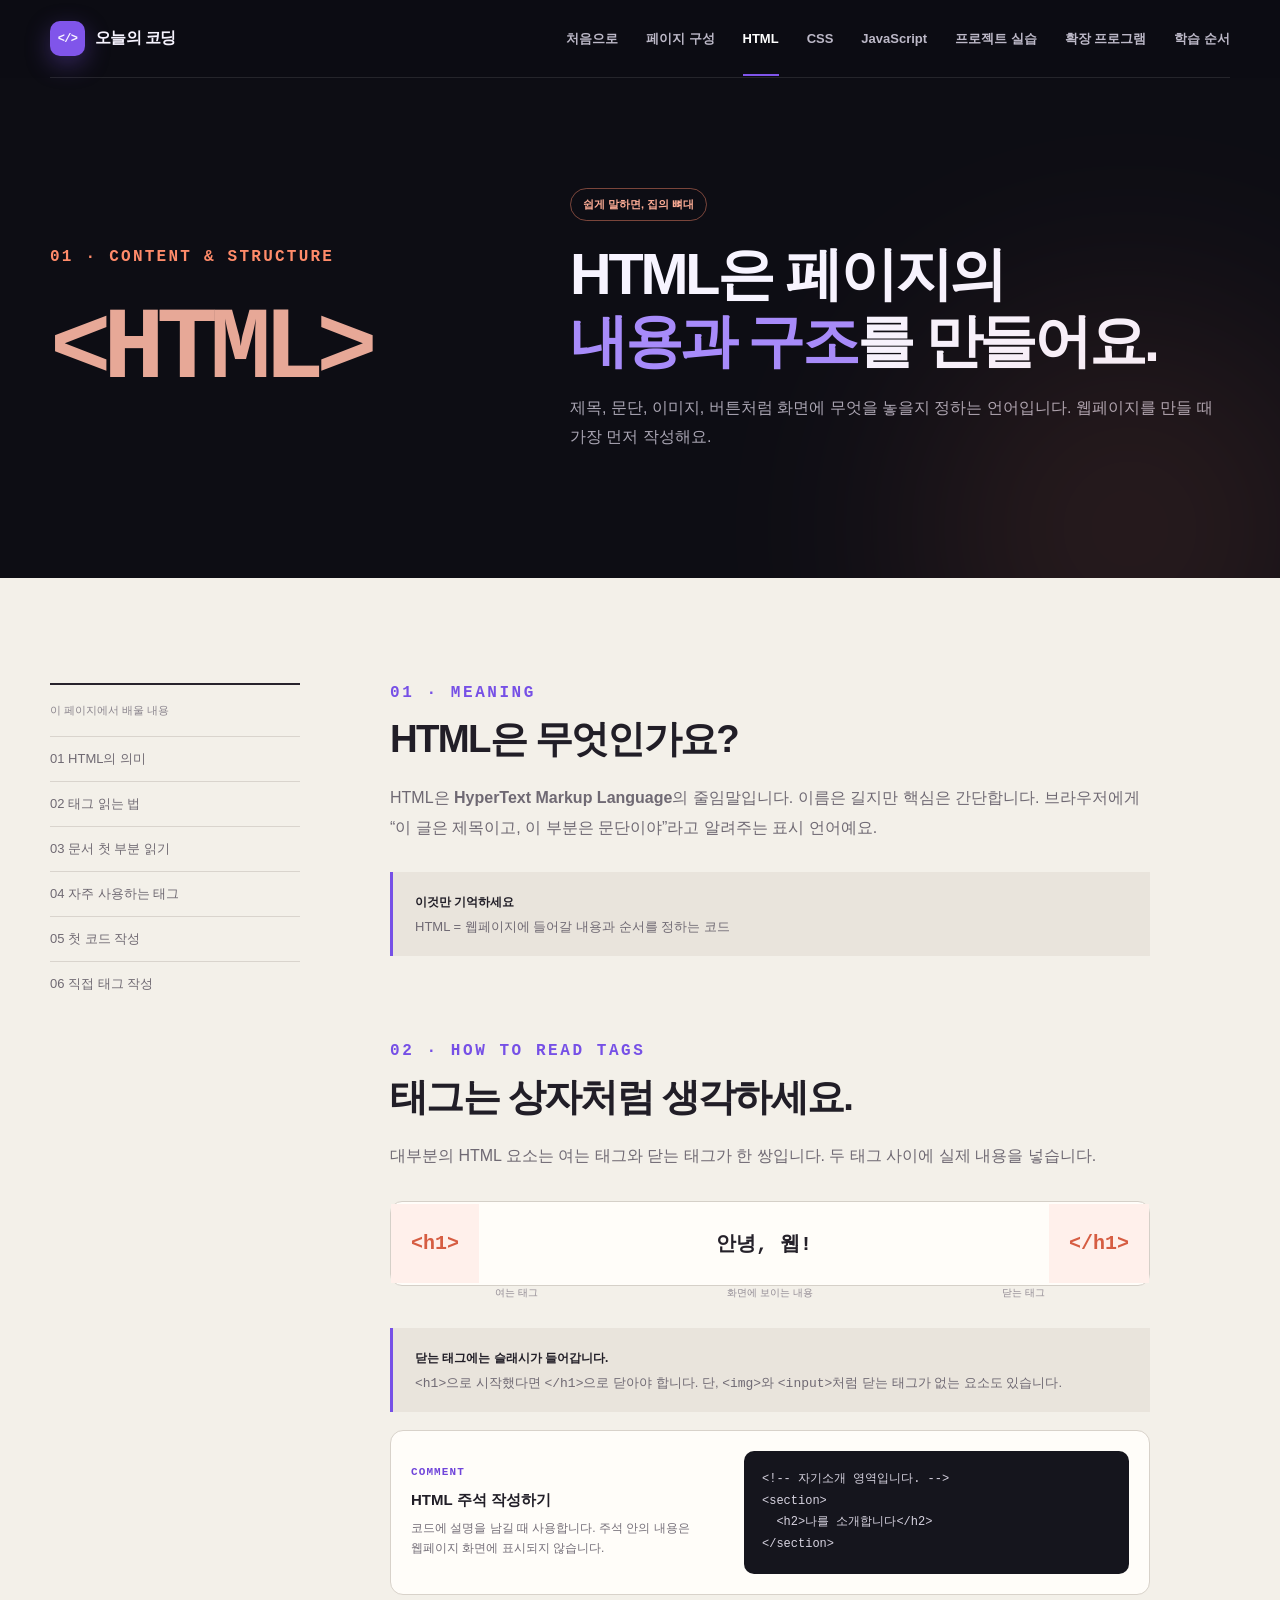
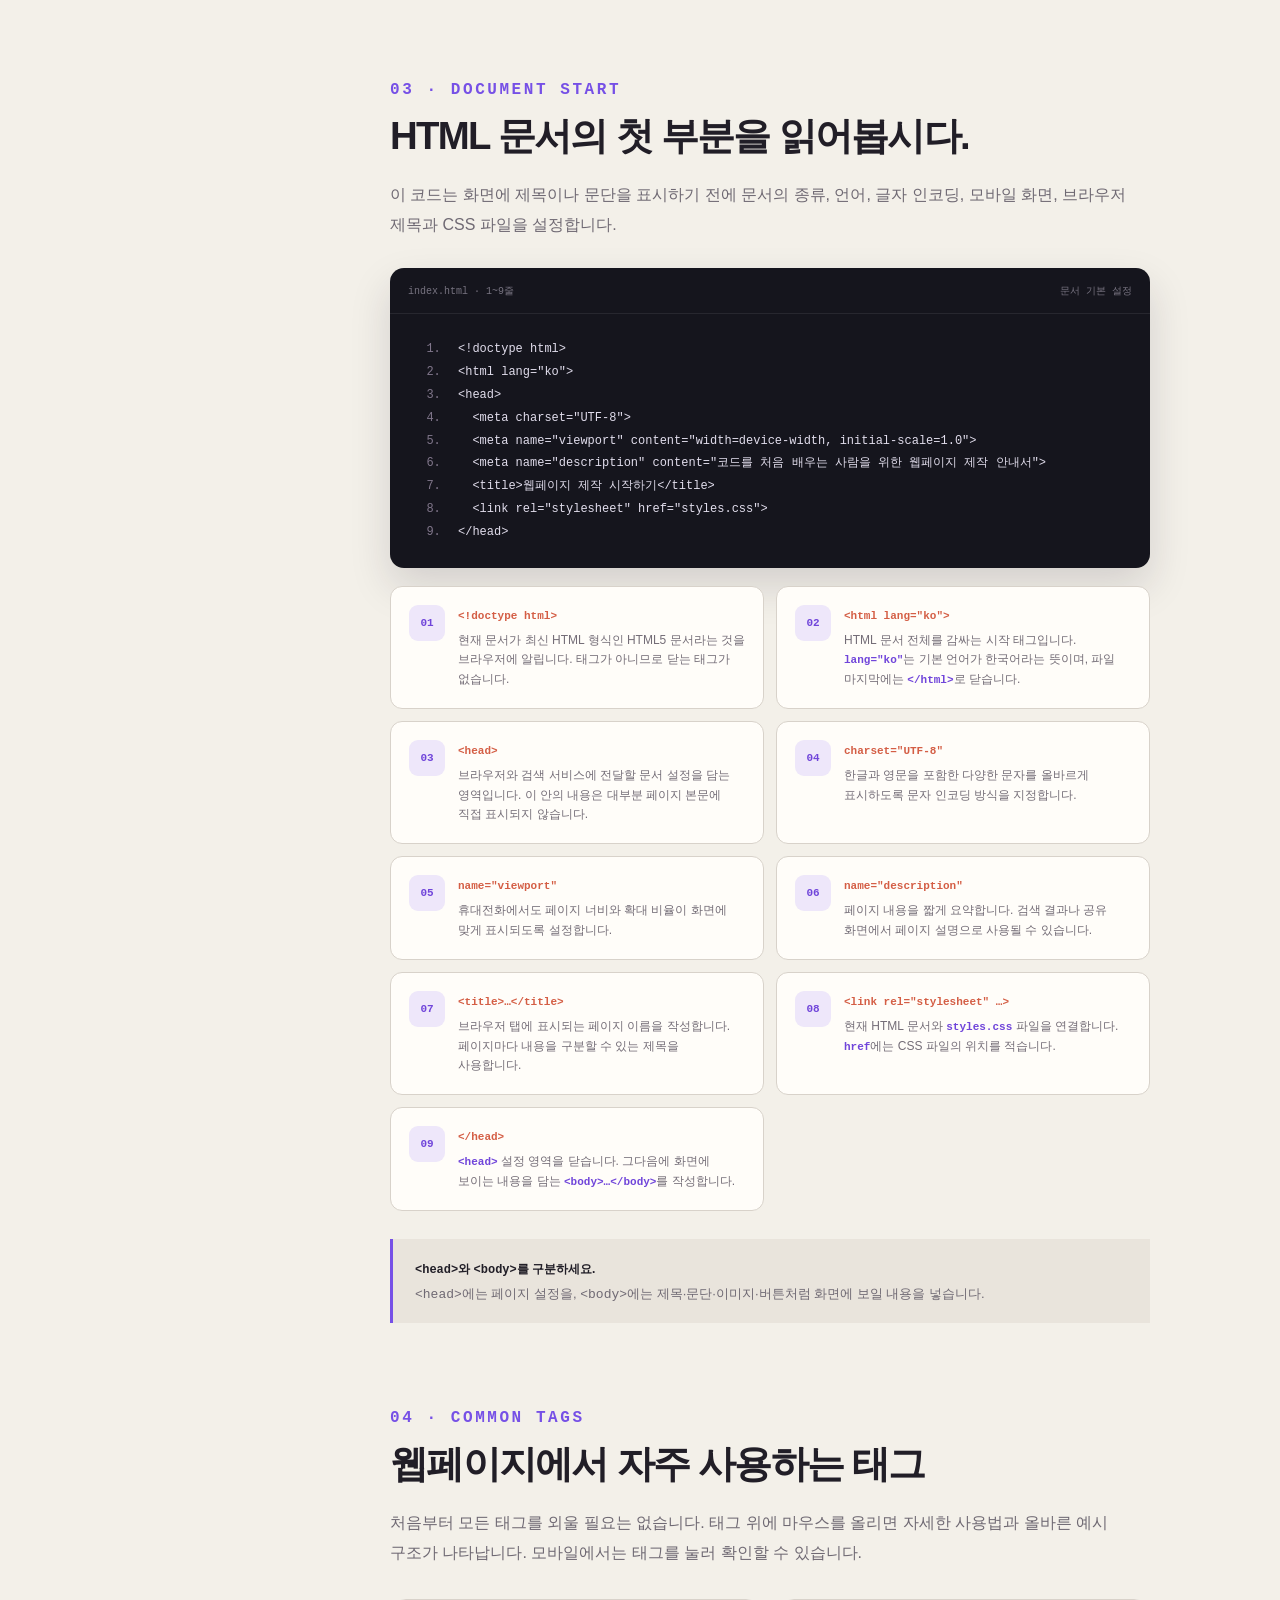
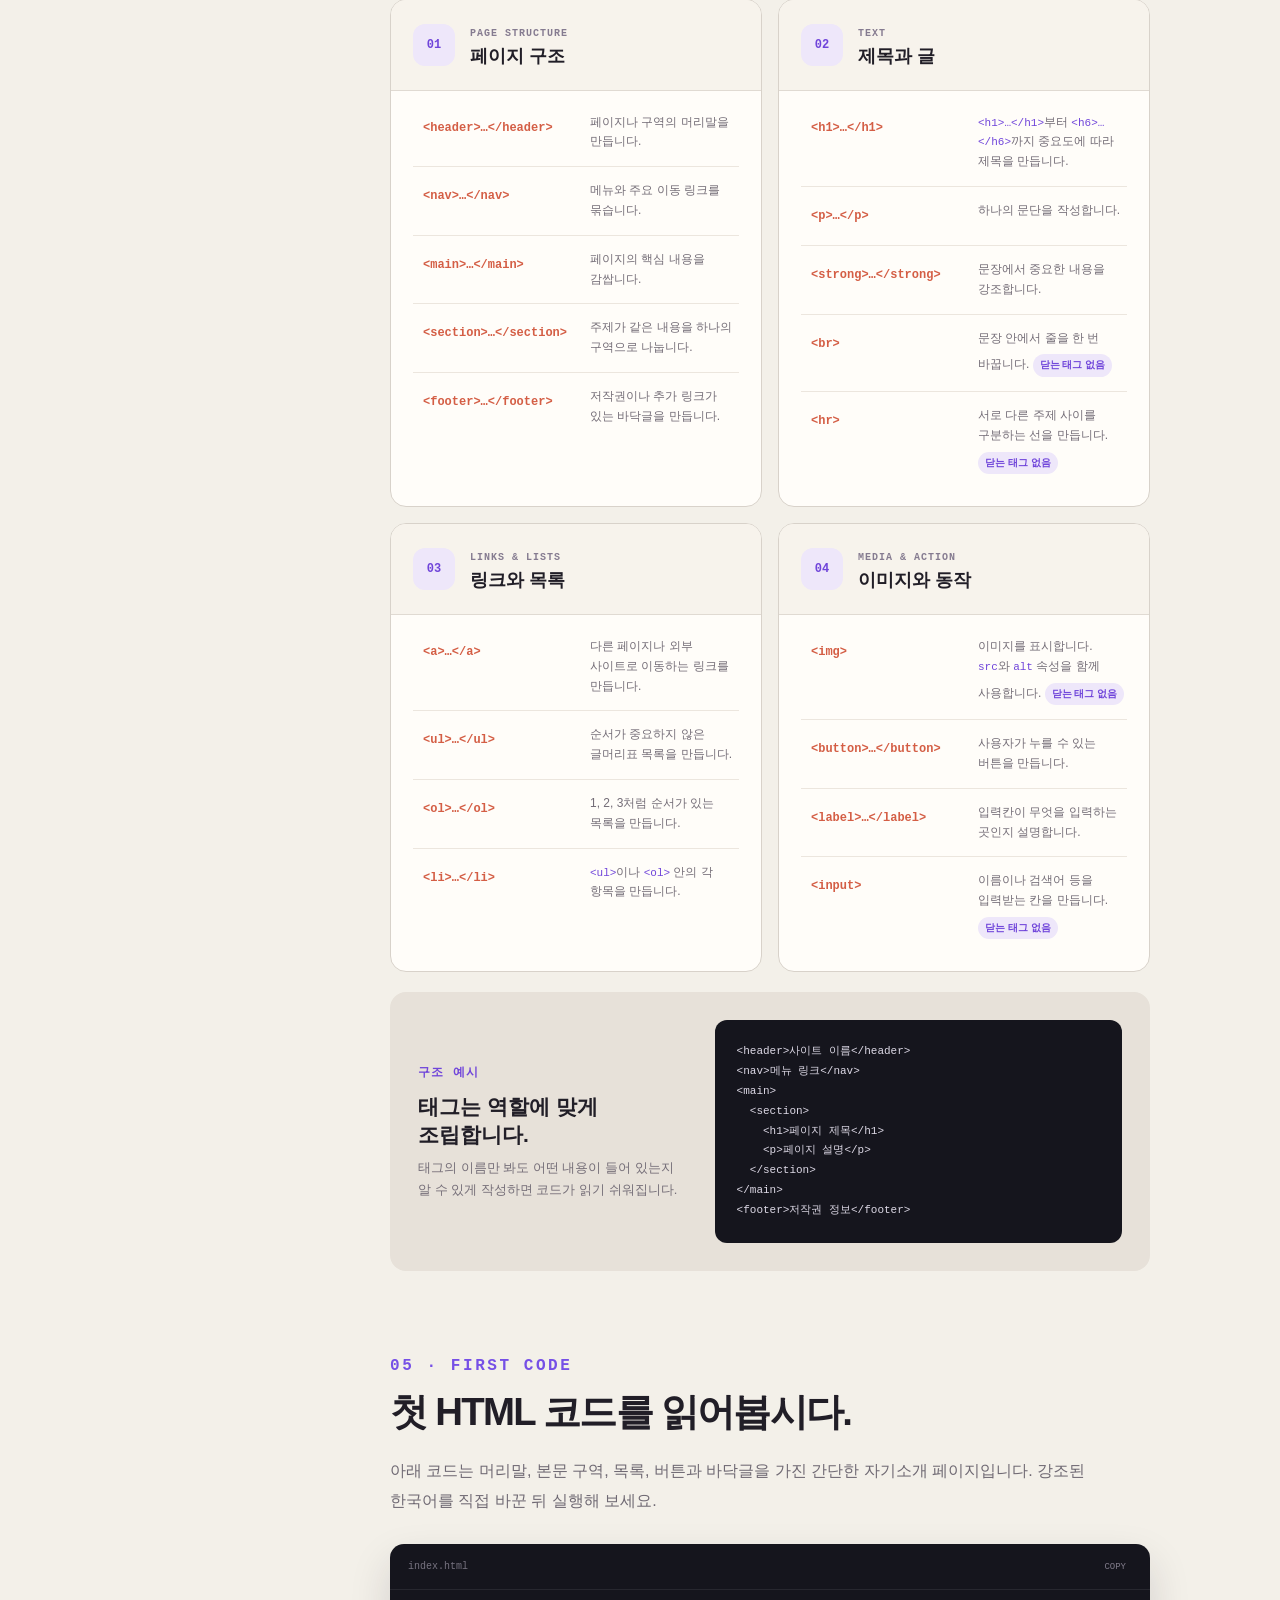
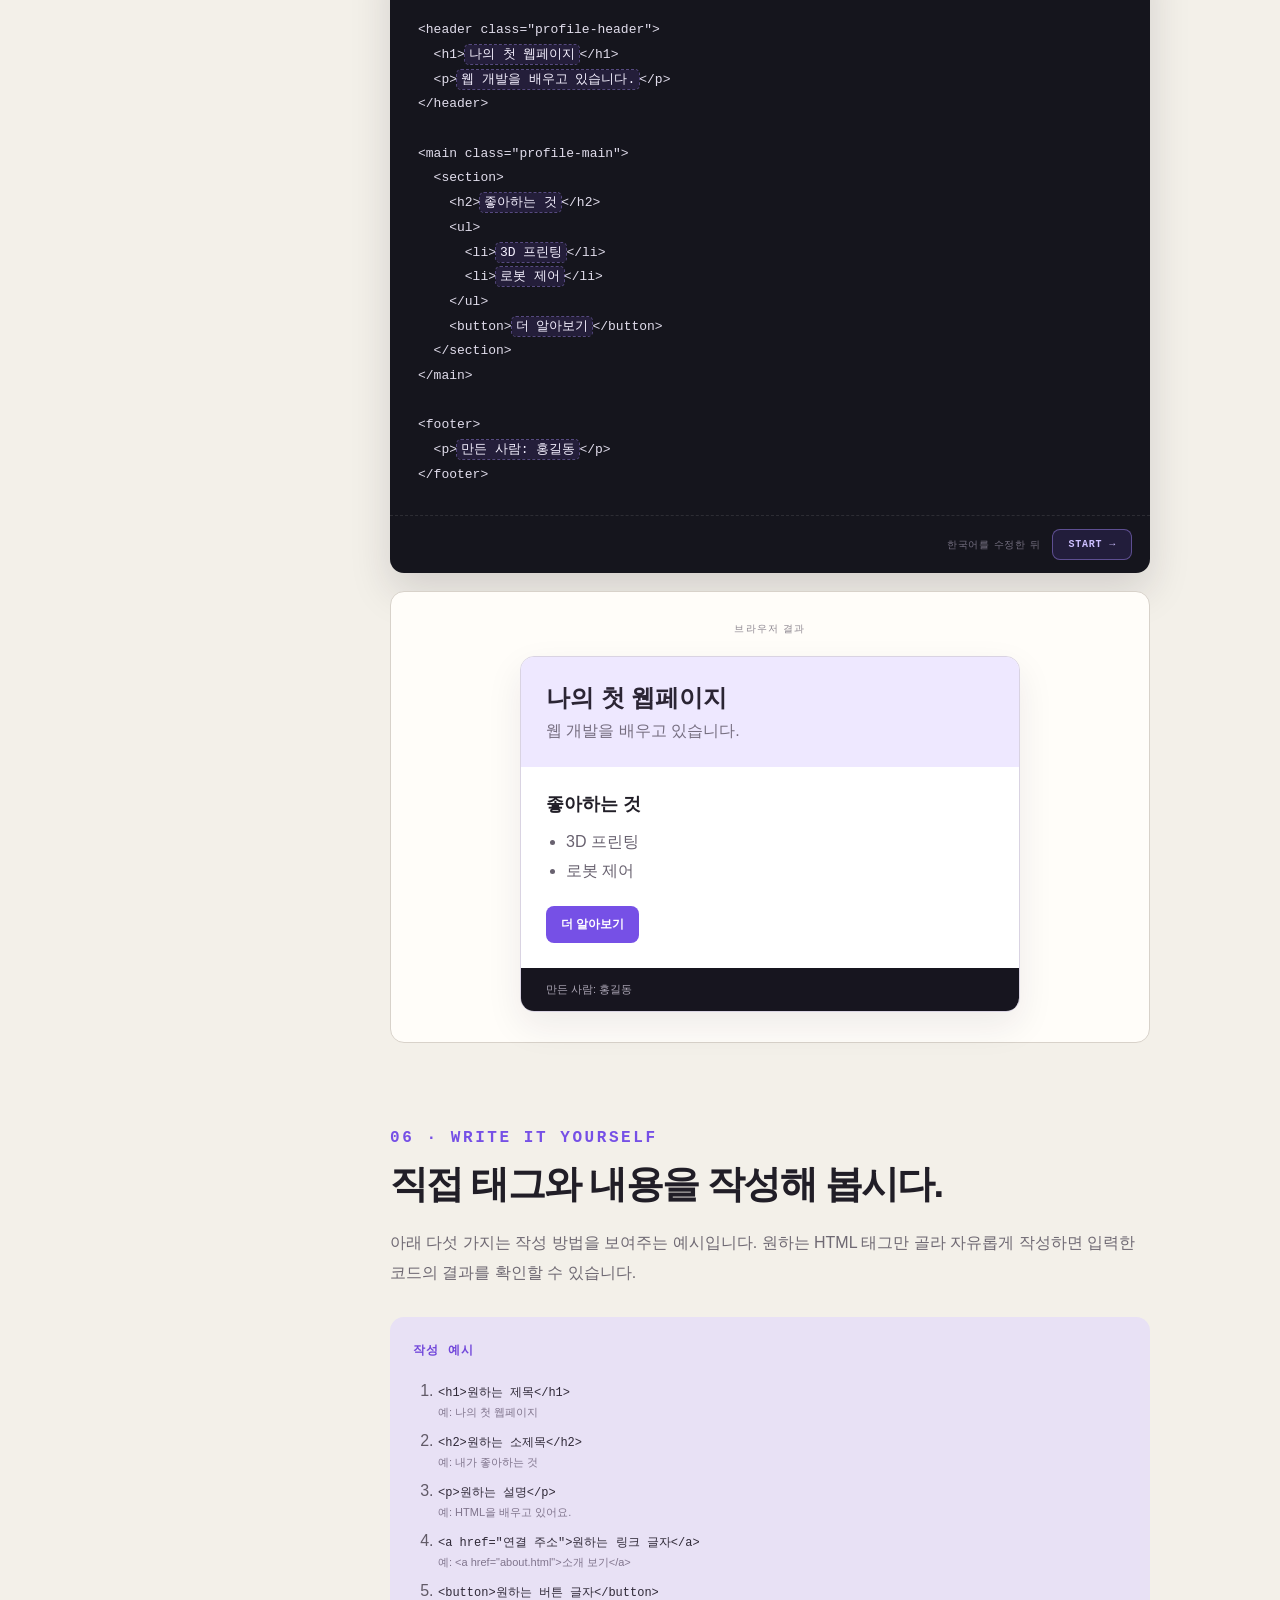
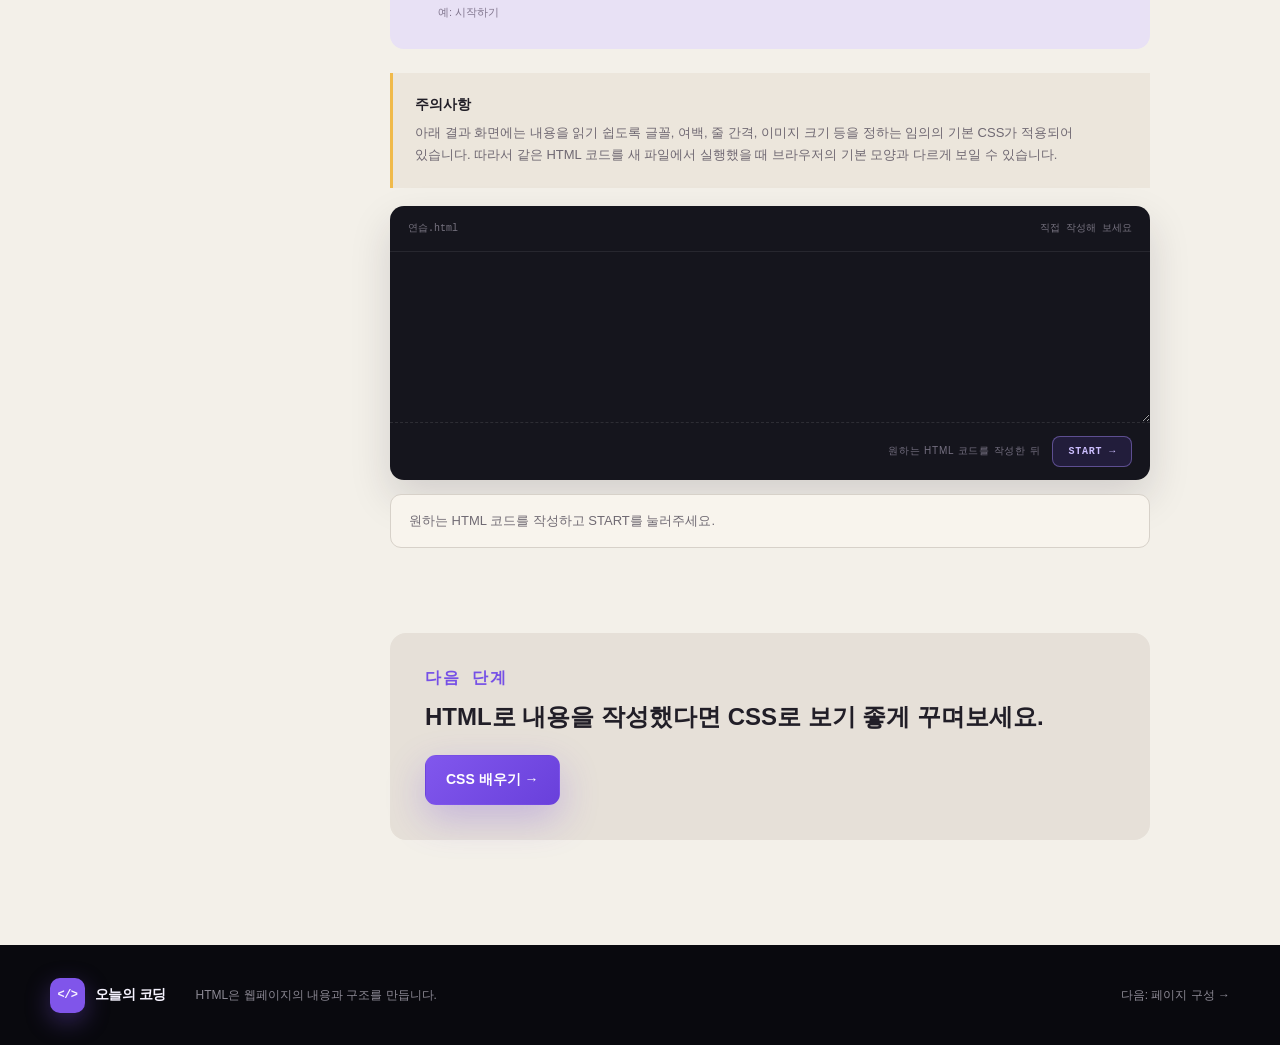
<file: html.html>
<!doctype html>
<html lang="ko">
<head>
  <meta charset="UTF-8">
  <meta name="viewport" content="width=device-width, initial-scale=1.0">
  <meta name="description" content="완전 초보자를 위한 HTML 기초와 자주 사용하는 태그 설명">
  <title>HTML 기초 | 오늘의 코딩</title>
  <link rel="stylesheet" href="styles.css">
</head>
<body data-page="html">
  <header class="site-header solid">
    <nav class="nav container" aria-label="주요 메뉴">
      <a class="brand" href="index.html">
        <span class="brand-mark">&lt;/&gt;</span>
        <span>오늘의 코딩</span>
      </a>
      <button class="menu-button" type="button" aria-label="메뉴 열기" aria-expanded="false">메뉴</button>
      <div class="nav-links">
        <a data-nav="home" href="index.html">처음으로</a>
        <a data-nav="structure" href="structure.html">페이지 구성</a>
        <a data-nav="html" href="html.html">HTML</a>
        <a data-nav="css" href="css.html">CSS</a>
        <a data-nav="javascript" href="javascript.html">JavaScript</a>
        <a data-nav="project" href="project.html">프로젝트 실습</a>
        <a data-nav="extensions" href="extensions.html">확장 프로그램</a>
        <a data-nav="roadmap" href="roadmap.html">학습 순서</a>
      </div>
    </nav>
  </header>

  <main>
    <section class="lesson-hero lesson-html">
      <div class="container lesson-hero-grid">
        <div>
          <span class="lesson-index">01 · CONTENT & STRUCTURE</span>
          <span class="big-symbol">&lt;HTML&gt;</span>
        </div>
        <div>
          <span class="analogy">쉽게 말하면, 집의 뼈대</span>
          <h1>HTML은 페이지의<br><span>내용과 구조</span>를 만들어요.</h1>
          <p>제목, 문단, 이미지, 버튼처럼 화면에 무엇을 놓을지 정하는 언어입니다. 웹페이지를 만들 때 가장 먼저 작성해요.</p>
        </div>
      </div>
    </section>

    <section class="section paper lesson-content">
      <div class="container content-grid">
        <aside class="side-index">
          <span>이 페이지에서 배울 내용</span>
          <a href="#meaning">01 HTML의 의미</a>
          <a href="#tags">02 태그 읽는 법</a>
          <a href="#document-start">03 문서 첫 부분 읽기</a>
          <a href="#common-tags">04 자주 사용하는 태그</a>
          <a href="#example">05 첫 코드 작성</a>
          <a href="#challenge">06 직접 태그 작성</a>
        </aside>

        <div class="article">
          <section id="meaning">
            <span class="kicker">01 · MEANING</span>
            <h2>HTML은 무엇인가요?</h2>
            <p>HTML은 <strong>HyperText Markup Language</strong>의 줄임말입니다. 이름은 길지만 핵심은 간단합니다. 브라우저에게 “이 글은 제목이고, 이 부분은 문단이야”라고 알려주는 표시 언어예요.</p>
            <div class="note">
              <b>이것만 기억하세요</b>
              <p>HTML = 웹페이지에 들어갈 내용과 순서를 정하는 코드</p>
            </div>
          </section>

          <section id="tags">
            <span class="kicker">02 · HOW TO READ TAGS</span>
            <h2>태그는 상자처럼 생각하세요.</h2>
            <p>대부분의 HTML 요소는 여는 태그와 닫는 태그가 한 쌍입니다. 두 태그 사이에 실제 내용을 넣습니다.</p>
            <div class="concept-diagram">
              <span class="code-token">&lt;h1&gt;</span>
              <span class="content-token">안녕, 웹!</span>
              <span class="code-token">&lt;/h1&gt;</span>
            </div>
            <div class="term-row">
              <span>여는 태그</span>
              <span>화면에 보이는 내용</span>
              <span>닫는 태그</span>
            </div>
            <div class="note">
              <b>닫는 태그에는 슬래시가 들어갑니다.</b>
              <p><code>&lt;h1&gt;</code>으로 시작했다면 <code>&lt;/h1&gt;</code>으로 닫아야 합니다. 단, <code>&lt;img&gt;</code>와 <code>&lt;input&gt;</code>처럼 닫는 태그가 없는 요소도 있습니다.</p>
            </div>
            <div class="comment-guide">
              <div><span>COMMENT</span><b>HTML 주석 작성하기</b><p>코드에 설명을 남길 때 사용합니다. 주석 안의 내용은 웹페이지 화면에 표시되지 않습니다.</p></div>
              <pre><code>&lt;!-- 자기소개 영역입니다. --&gt;
&lt;section&gt;
  &lt;h2&gt;나를 소개합니다&lt;/h2&gt;
&lt;/section&gt;</code></pre>
            </div>
          </section>

          <section id="document-start">
            <span class="kicker">03 · DOCUMENT START</span>
            <h2>HTML 문서의 첫 부분을 읽어봅시다.</h2>
            <p>이 코드는 화면에 제목이나 문단을 표시하기 전에 문서의 종류, 언어, 글자 인코딩, 모바일 화면, 브라우저 제목과 CSS 파일을 설정합니다.</p>

            <div class="document-code-panel">
              <div class="code-title">
                <span>index.html · 1~9줄</span>
                <span>문서 기본 설정</span>
              </div>
              <ol class="document-code-lines" aria-label="HTML 문서 첫 부분 코드">
                <li><code>&lt;!doctype html&gt;</code></li>
                <li><code>&lt;html lang="ko"&gt;</code></li>
                <li><code>&lt;head&gt;</code></li>
                <li><code>  &lt;meta charset="UTF-8"&gt;</code></li>
                <li><code>  &lt;meta name="viewport" content="width=device-width, initial-scale=1.0"&gt;</code></li>
                <li><code>  &lt;meta name="description" content="코드를 처음 배우는 사람을 위한 웹페이지 제작 안내서"&gt;</code></li>
                <li><code>  &lt;title&gt;웹페이지 제작 시작하기&lt;/title&gt;</code></li>
                <li><code>  &lt;link rel="stylesheet" href="styles.css"&gt;</code></li>
                <li><code>&lt;/head&gt;</code></li>
              </ol>
            </div>

            <div class="document-line-guide">
              <article>
                <span>01</span>
                <div><code>&lt;!doctype html&gt;</code><p>현재 문서가 최신 HTML 형식인 HTML5 문서라는 것을 브라우저에 알립니다. 태그가 아니므로 닫는 태그가 없습니다.</p></div>
              </article>
              <article>
                <span>02</span>
                <div><code>&lt;html lang="ko"&gt;</code><p>HTML 문서 전체를 감싸는 시작 태그입니다. <code>lang="ko"</code>는 기본 언어가 한국어라는 뜻이며, 파일 마지막에는 <code>&lt;/html&gt;</code>로 닫습니다.</p></div>
              </article>
              <article>
                <span>03</span>
                <div><code>&lt;head&gt;</code><p>브라우저와 검색 서비스에 전달할 문서 설정을 담는 영역입니다. 이 안의 내용은 대부분 페이지 본문에 직접 표시되지 않습니다.</p></div>
              </article>
              <article>
                <span>04</span>
                <div><code>charset="UTF-8"</code><p>한글과 영문을 포함한 다양한 문자를 올바르게 표시하도록 문자 인코딩 방식을 지정합니다.</p></div>
              </article>
              <article>
                <span>05</span>
                <div><code>name="viewport"</code><p>휴대전화에서도 페이지 너비와 확대 비율이 화면에 맞게 표시되도록 설정합니다.</p></div>
              </article>
              <article>
                <span>06</span>
                <div><code>name="description"</code><p>페이지 내용을 짧게 요약합니다. 검색 결과나 공유 화면에서 페이지 설명으로 사용될 수 있습니다.</p></div>
              </article>
              <article>
                <span>07</span>
                <div><code>&lt;title&gt;…&lt;/title&gt;</code><p>브라우저 탭에 표시되는 페이지 이름을 작성합니다. 페이지마다 내용을 구분할 수 있는 제목을 사용합니다.</p></div>
              </article>
              <article>
                <span>08</span>
                <div><code>&lt;link rel="stylesheet" …&gt;</code><p>현재 HTML 문서와 <code>styles.css</code> 파일을 연결합니다. <code>href</code>에는 CSS 파일의 위치를 적습니다.</p></div>
              </article>
              <article>
                <span>09</span>
                <div><code>&lt;/head&gt;</code><p><code>&lt;head&gt;</code> 설정 영역을 닫습니다. 그다음에 화면에 보이는 내용을 담는 <code>&lt;body&gt;…&lt;/body&gt;</code>를 작성합니다.</p></div>
              </article>
            </div>

            <div class="note">
              <b><code>&lt;head&gt;</code>와 <code>&lt;body&gt;</code>를 구분하세요.</b>
              <p><code>&lt;head&gt;</code>에는 페이지 설정을, <code>&lt;body&gt;</code>에는 제목·문단·이미지·버튼처럼 화면에 보일 내용을 넣습니다.</p>
            </div>
          </section>

          <section id="common-tags">
            <span class="kicker">04 · COMMON TAGS</span>
            <h2>웹페이지에서 자주 사용하는 태그</h2>
            <p>처음부터 모든 태그를 외울 필요는 없습니다. 태그 위에 마우스를 올리면 자세한 사용법과 올바른 예시 구조가 나타납니다. 모바일에서는 태그를 눌러 확인할 수 있습니다.</p>

            <div class="tag-guide-grid">
              <article class="tag-guide-card">
                <div class="tag-guide-heading">
                  <span>01</span>
                  <div><small>PAGE STRUCTURE</small><h3>페이지 구조</h3></div>
                </div>
                <dl class="tag-reference-list">
                  <div><dt><button class="tag-reference-button" type="button" data-tag="header" aria-describedby="tagUsageTooltip"><code>&lt;header&gt;…&lt;/header&gt;</code></button></dt><dd>페이지나 구역의 머리말을 만듭니다.</dd></div>
                  <div><dt><button class="tag-reference-button" type="button" data-tag="nav" aria-describedby="tagUsageTooltip"><code>&lt;nav&gt;…&lt;/nav&gt;</code></button></dt><dd>메뉴와 주요 이동 링크를 묶습니다.</dd></div>
                  <div><dt><button class="tag-reference-button" type="button" data-tag="main" aria-describedby="tagUsageTooltip"><code>&lt;main&gt;…&lt;/main&gt;</code></button></dt><dd>페이지의 핵심 내용을 감쌉니다.</dd></div>
                  <div><dt><button class="tag-reference-button" type="button" data-tag="section" aria-describedby="tagUsageTooltip"><code>&lt;section&gt;…&lt;/section&gt;</code></button></dt><dd>주제가 같은 내용을 하나의 구역으로 나눕니다.</dd></div>
                  <div><dt><button class="tag-reference-button" type="button" data-tag="footer" aria-describedby="tagUsageTooltip"><code>&lt;footer&gt;…&lt;/footer&gt;</code></button></dt><dd>저작권이나 추가 링크가 있는 바닥글을 만듭니다.</dd></div>
                </dl>
              </article>

              <article class="tag-guide-card">
                <div class="tag-guide-heading">
                  <span>02</span>
                  <div><small>TEXT</small><h3>제목과 글</h3></div>
                </div>
                <dl class="tag-reference-list">
                  <div><dt><button class="tag-reference-button" type="button" data-tag="heading" aria-describedby="tagUsageTooltip"><code>&lt;h1&gt;…&lt;/h1&gt;</code></button></dt><dd><code>&lt;h1&gt;…&lt;/h1&gt;</code>부터 <code>&lt;h6&gt;…&lt;/h6&gt;</code>까지 중요도에 따라 제목을 만듭니다.</dd></div>
                  <div><dt><button class="tag-reference-button" type="button" data-tag="p" aria-describedby="tagUsageTooltip"><code>&lt;p&gt;…&lt;/p&gt;</code></button></dt><dd>하나의 문단을 작성합니다.</dd></div>
                  <div><dt><button class="tag-reference-button" type="button" data-tag="strong" aria-describedby="tagUsageTooltip"><code>&lt;strong&gt;…&lt;/strong&gt;</code></button></dt><dd>문장에서 중요한 내용을 강조합니다.</dd></div>
                  <div><dt><button class="tag-reference-button" type="button" data-tag="br" aria-describedby="tagUsageTooltip"><code>&lt;br&gt;</code></button></dt><dd>문장 안에서 줄을 한 번 바꿉니다. <span class="void-note">닫는 태그 없음</span></dd></div>
                  <div><dt><button class="tag-reference-button" type="button" data-tag="hr" aria-describedby="tagUsageTooltip"><code>&lt;hr&gt;</code></button></dt><dd>서로 다른 주제 사이를 구분하는 선을 만듭니다. <span class="void-note">닫는 태그 없음</span></dd></div>
                </dl>
              </article>

              <article class="tag-guide-card">
                <div class="tag-guide-heading">
                  <span>03</span>
                  <div><small>LINKS & LISTS</small><h3>링크와 목록</h3></div>
                </div>
                <dl class="tag-reference-list">
                  <div><dt><button class="tag-reference-button" type="button" data-tag="a" aria-describedby="tagUsageTooltip"><code>&lt;a&gt;…&lt;/a&gt;</code></button></dt><dd>다른 페이지나 외부 사이트로 이동하는 링크를 만듭니다.</dd></div>
                  <div><dt><button class="tag-reference-button" type="button" data-tag="ul" aria-describedby="tagUsageTooltip"><code>&lt;ul&gt;…&lt;/ul&gt;</code></button></dt><dd>순서가 중요하지 않은 글머리표 목록을 만듭니다.</dd></div>
                  <div><dt><button class="tag-reference-button" type="button" data-tag="ol" aria-describedby="tagUsageTooltip"><code>&lt;ol&gt;…&lt;/ol&gt;</code></button></dt><dd>1, 2, 3처럼 순서가 있는 목록을 만듭니다.</dd></div>
                  <div><dt><button class="tag-reference-button" type="button" data-tag="li" aria-describedby="tagUsageTooltip"><code>&lt;li&gt;…&lt;/li&gt;</code></button></dt><dd><code>&lt;ul&gt;</code>이나 <code>&lt;ol&gt;</code> 안의 각 항목을 만듭니다.</dd></div>
                </dl>
              </article>

              <article class="tag-guide-card">
                <div class="tag-guide-heading">
                  <span>04</span>
                  <div><small>MEDIA & ACTION</small><h3>이미지와 동작</h3></div>
                </div>
                <dl class="tag-reference-list">
                  <div><dt><button class="tag-reference-button" type="button" data-tag="img" aria-describedby="tagUsageTooltip"><code>&lt;img&gt;</code></button></dt><dd>이미지를 표시합니다. <code>src</code>와 <code>alt</code> 속성을 함께 사용합니다. <span class="void-note">닫는 태그 없음</span></dd></div>
                  <div><dt><button class="tag-reference-button" type="button" data-tag="button" aria-describedby="tagUsageTooltip"><code>&lt;button&gt;…&lt;/button&gt;</code></button></dt><dd>사용자가 누를 수 있는 버튼을 만듭니다.</dd></div>
                  <div><dt><button class="tag-reference-button" type="button" data-tag="label" aria-describedby="tagUsageTooltip"><code>&lt;label&gt;…&lt;/label&gt;</code></button></dt><dd>입력칸이 무엇을 입력하는 곳인지 설명합니다.</dd></div>
                  <div><dt><button class="tag-reference-button" type="button" data-tag="input" aria-describedby="tagUsageTooltip"><code>&lt;input&gt;</code></button></dt><dd>이름이나 검색어 등을 입력받는 칸을 만듭니다. <span class="void-note">닫는 태그 없음</span></dd></div>
                </dl>
              </article>
            </div>

            <div class="tag-usage-tooltip" id="tagUsageTooltip" role="tooltip" hidden>
              <span class="tag-tooltip-label">TAG GUIDE</span>
              <h3 id="tagTooltipTitle">태그 사용법</h3>
              <p id="tagTooltipDescription"></p>
              <pre><code id="tagTooltipExample"></code></pre>
            </div>

            <div class="common-tag-example">
              <div>
                <span>구조 예시</span>
                <h3>태그는 역할에 맞게 조립합니다.</h3>
                <p>태그의 이름만 봐도 어떤 내용이 들어 있는지 알 수 있게 작성하면 코드가 읽기 쉬워집니다.</p>
              </div>
              <pre><code>&lt;header&gt;사이트 이름&lt;/header&gt;
&lt;nav&gt;메뉴 링크&lt;/nav&gt;
&lt;main&gt;
  &lt;section&gt;
    &lt;h1&gt;페이지 제목&lt;/h1&gt;
    &lt;p&gt;페이지 설명&lt;/p&gt;
  &lt;/section&gt;
&lt;/main&gt;
&lt;footer&gt;저작권 정보&lt;/footer&gt;</code></pre>
            </div>
          </section>

          <section id="example">
            <span class="kicker">05 · FIRST CODE</span>
            <h2>첫 HTML 코드를 읽어봅시다.</h2>
            <p>아래 코드는 머리말, 본문 구역, 목록, 버튼과 바닥글을 가진 간단한 자기소개 페이지입니다. 강조된 한국어를 직접 바꾼 뒤 실행해 보세요.</p>
            <div class="code-block">
              <div class="code-title">
                <span>index.html</span>
                <button class="copy-code" type="button">COPY</button>
              </div>
              <pre><code>&lt;header class="profile-header"&gt;
  &lt;h1&gt;<span class="editable-code" contenteditable="true" role="textbox" aria-label="HTML 제목 문구 수정" data-html-output="htmlPreviewTitle" data-run="runHtmlExample" spellcheck="false">나의 첫 웹페이지</span>&lt;/h1&gt;
  &lt;p&gt;<span class="editable-code" contenteditable="true" role="textbox" aria-label="HTML 소개 문구 수정" data-html-output="htmlPreviewDescription" data-run="runHtmlExample" spellcheck="false">웹 개발을 배우고 있습니다.</span>&lt;/p&gt;
&lt;/header&gt;

&lt;main class="profile-main"&gt;
  &lt;section&gt;
    &lt;h2&gt;<span class="editable-code" contenteditable="true" role="textbox" aria-label="HTML 구역 제목 수정" data-html-output="htmlPreviewSectionTitle" data-run="runHtmlExample" spellcheck="false">좋아하는 것</span>&lt;/h2&gt;
    &lt;ul&gt;
      &lt;li&gt;<span class="editable-code" contenteditable="true" role="textbox" aria-label="HTML 첫 번째 목록 수정" data-html-output="htmlPreviewItemOne" data-run="runHtmlExample" spellcheck="false">3D 프린팅</span>&lt;/li&gt;
      &lt;li&gt;<span class="editable-code" contenteditable="true" role="textbox" aria-label="HTML 두 번째 목록 수정" data-html-output="htmlPreviewItemTwo" data-run="runHtmlExample" spellcheck="false">로봇 제어</span>&lt;/li&gt;
    &lt;/ul&gt;
    &lt;button&gt;<span class="editable-code" contenteditable="true" role="textbox" aria-label="HTML 버튼 문구 수정" data-html-output="htmlPreviewAction" data-run="runHtmlExample" spellcheck="false">더 알아보기</span>&lt;/button&gt;
  &lt;/section&gt;
&lt;/main&gt;

&lt;footer&gt;
  &lt;p&gt;<span class="editable-code" contenteditable="true" role="textbox" aria-label="HTML 바닥글 문구 수정" data-html-output="htmlPreviewFooter" data-run="runHtmlExample" spellcheck="false">만든 사람: 홍길동</span>&lt;/p&gt;
&lt;/footer&gt;</code></pre>
              <div class="code-run-bar">
                <span>한국어를 수정한 뒤</span>
                <button id="runHtmlExample" type="button">START →</button>
              </div>
            </div>
            <div class="result-example example-output">
              <small>브라우저 결과</small>
              <div class="html-preview-page">
                <header>
                  <h3 id="htmlPreviewTitle">나의 첫 웹페이지</h3>
                  <p id="htmlPreviewDescription">웹 개발을 배우고 있습니다.</p>
                </header>
                <main>
                  <h4 id="htmlPreviewSectionTitle">좋아하는 것</h4>
                  <ul>
                    <li id="htmlPreviewItemOne">3D 프린팅</li>
                    <li id="htmlPreviewItemTwo">로봇 제어</li>
                  </ul>
                  <button id="htmlPreviewAction" type="button">더 알아보기</button>
                </main>
                <footer><p id="htmlPreviewFooter">만든 사람: 홍길동</p></footer>
              </div>
            </div>
          </section>

          <section id="challenge">
            <span class="kicker">06 · WRITE IT YOURSELF</span>
            <h2>직접 태그와 내용을 작성해 봅시다.</h2>
            <p>아래 다섯 가지는 작성 방법을 보여주는 예시입니다. 원하는 HTML 태그만 골라 자유롭게 작성하면 입력한 코드의 결과를 확인할 수 있습니다.</p>

            <div class="challenge-examples">
              <span>작성 예시</span>
              <ol>
                <li><code>&lt;h1&gt;원하는 제목&lt;/h1&gt;</code><small>예: 나의 첫 웹페이지</small></li>
                <li><code>&lt;h2&gt;원하는 소제목&lt;/h2&gt;</code><small>예: 내가 좋아하는 것</small></li>
                <li><code>&lt;p&gt;원하는 설명&lt;/p&gt;</code><small>예: HTML을 배우고 있어요.</small></li>
                <li><code>&lt;a href="연결 주소"&gt;원하는 링크 글자&lt;/a&gt;</code><small>예: &lt;a href="about.html"&gt;소개 보기&lt;/a&gt;</small></li>
                <li><code>&lt;button&gt;원하는 버튼 글자&lt;/button&gt;</code><small>예: 시작하기</small></li>
              </ol>
            </div>

            <div class="warning-card challenge-preview-notice">
              <b>주의사항</b>
              <p>아래 결과 화면에는 내용을 읽기 쉽도록 글꼴, 여백, 줄 간격, 이미지 크기 등을 정하는 임의의 기본 CSS가 적용되어 있습니다. 따라서 같은 HTML 코드를 새 파일에서 실행했을 때 브라우저의 기본 모양과 다르게 보일 수 있습니다.</p>
            </div>

            <div class="challenge-editor">
              <div class="code-title">
                <span>연습.html</span>
                <span>직접 작성해 보세요</span>
              </div>
              <textarea id="htmlChallengeCode" aria-label="HTML 태그 작성 연습" spellcheck="false"></textarea>
              <div class="challenge-actions">
                <span>원하는 HTML 코드를 작성한 뒤</span>
                <button id="checkHtmlChallenge" type="button">START →</button>
              </div>
            </div>

            <div class="challenge-status" id="htmlChallengeStatus" role="status" aria-live="polite">
              원하는 HTML 코드를 작성하고 START를 눌러주세요.
            </div>

            <div class="challenge-output" id="htmlChallengeOutput" hidden>
              <span class="challenge-success-label">브라우저 결과</span>
              <iframe id="htmlChallengePreview" title="직접 작성한 HTML 결과" sandbox="" referrerpolicy="no-referrer"></iframe>
            </div>
          </section>

          <div class="next-lesson">
            <span>다음 단계</span>
            <h3>HTML로 내용을 작성했다면 CSS로 보기 좋게 꾸며보세요.</h3>
            <a class="button primary" href="css.html">CSS 배우기 →</a>
          </div>
        </div>
      </div>
    </section>
  </main>

  <footer class="footer">
    <div class="container footer-row">
      <a class="brand" href="index.html"><span class="brand-mark">&lt;/&gt;</span><span>오늘의 코딩</span></a>
      <p>HTML은 웹페이지의 내용과 구조를 만듭니다.</p>
      <a href="structure.html">다음: 페이지 구성 →</a>
    </div>
  </footer>
  <script src="script.js"></script>
</body>
</html>
</file>
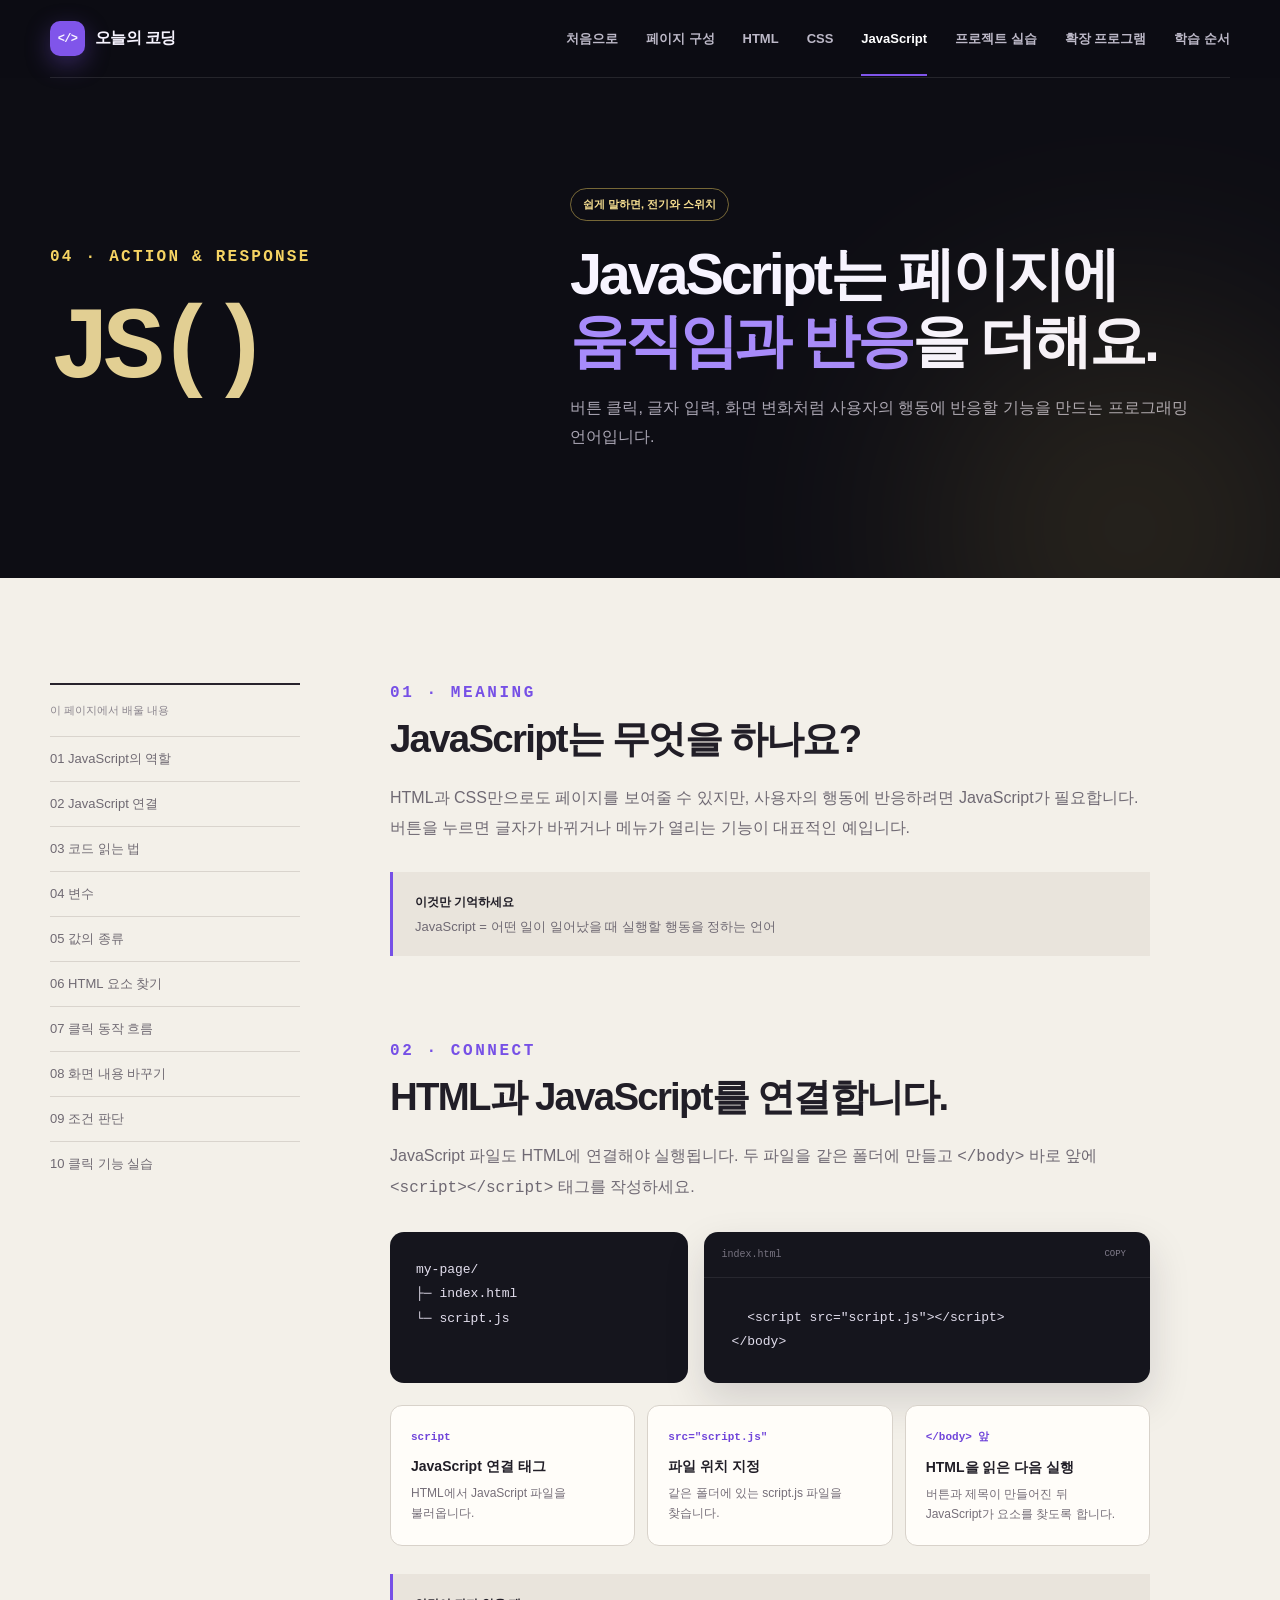
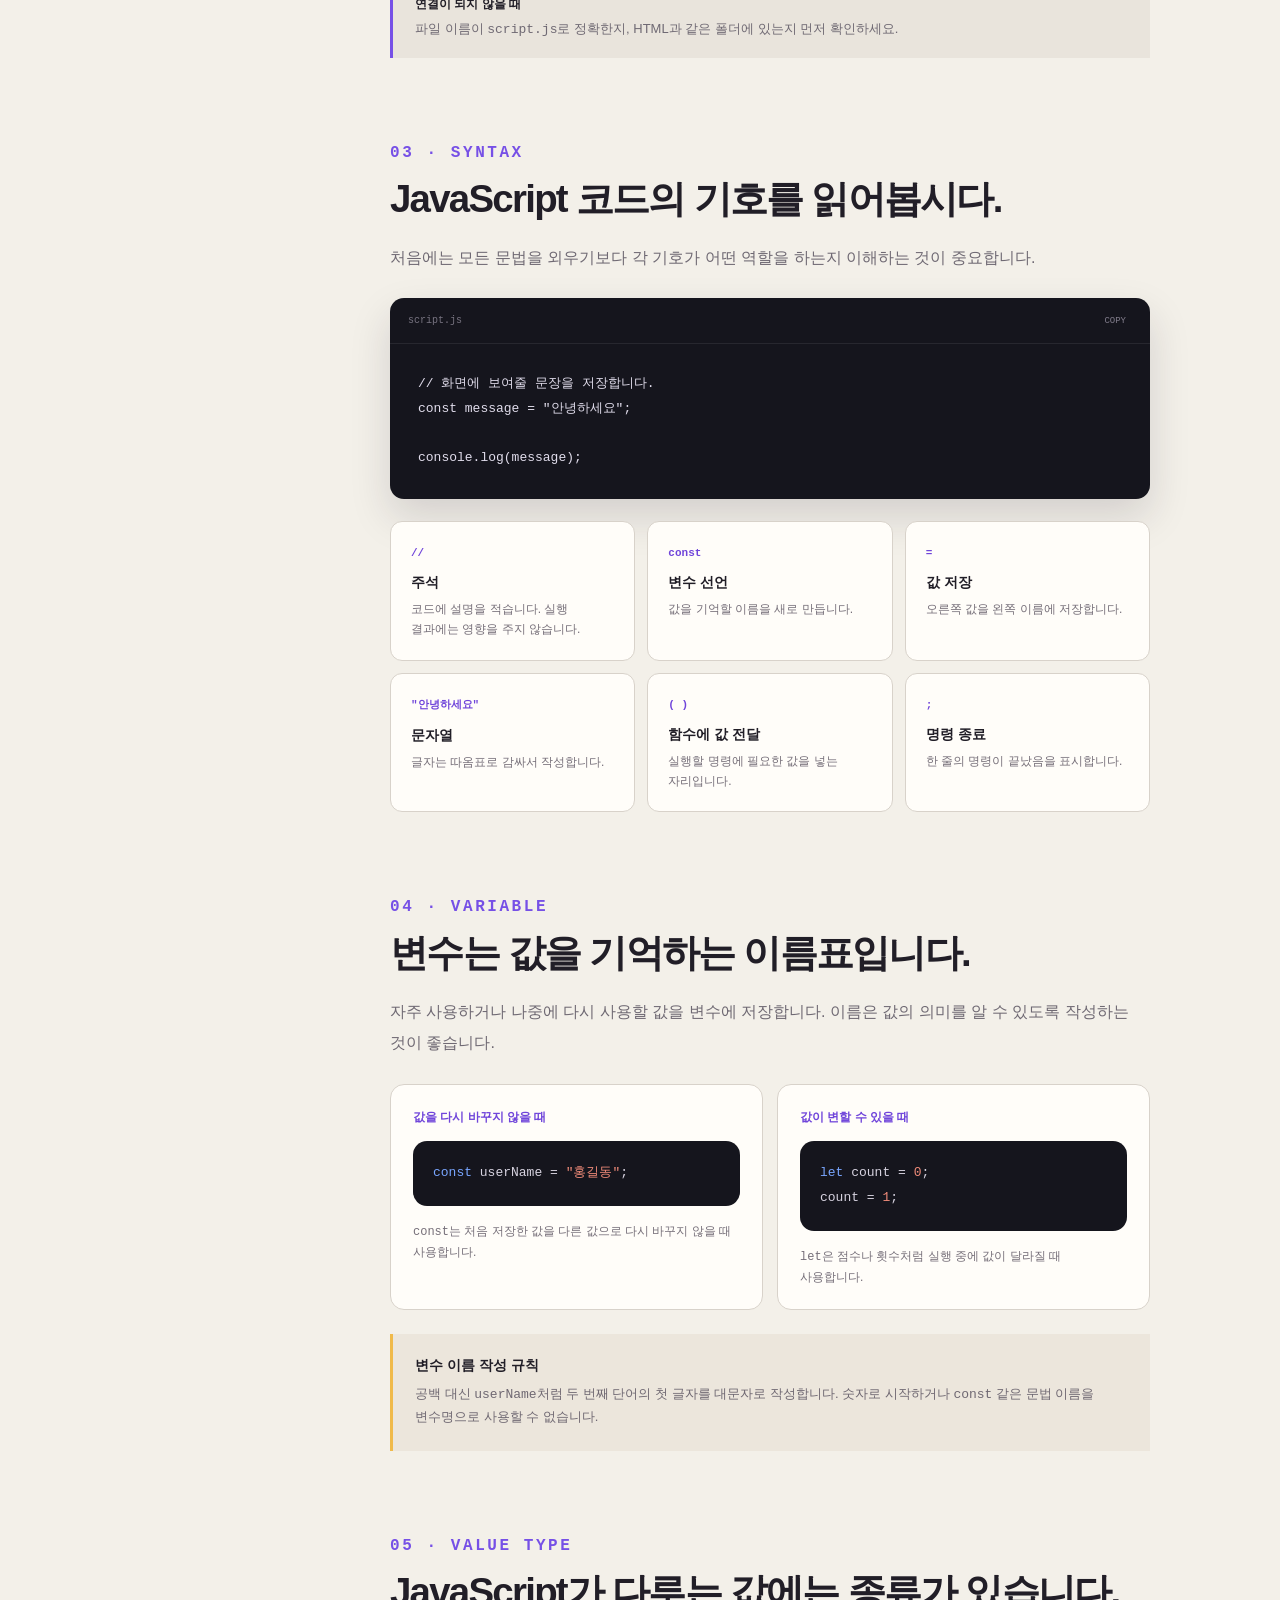
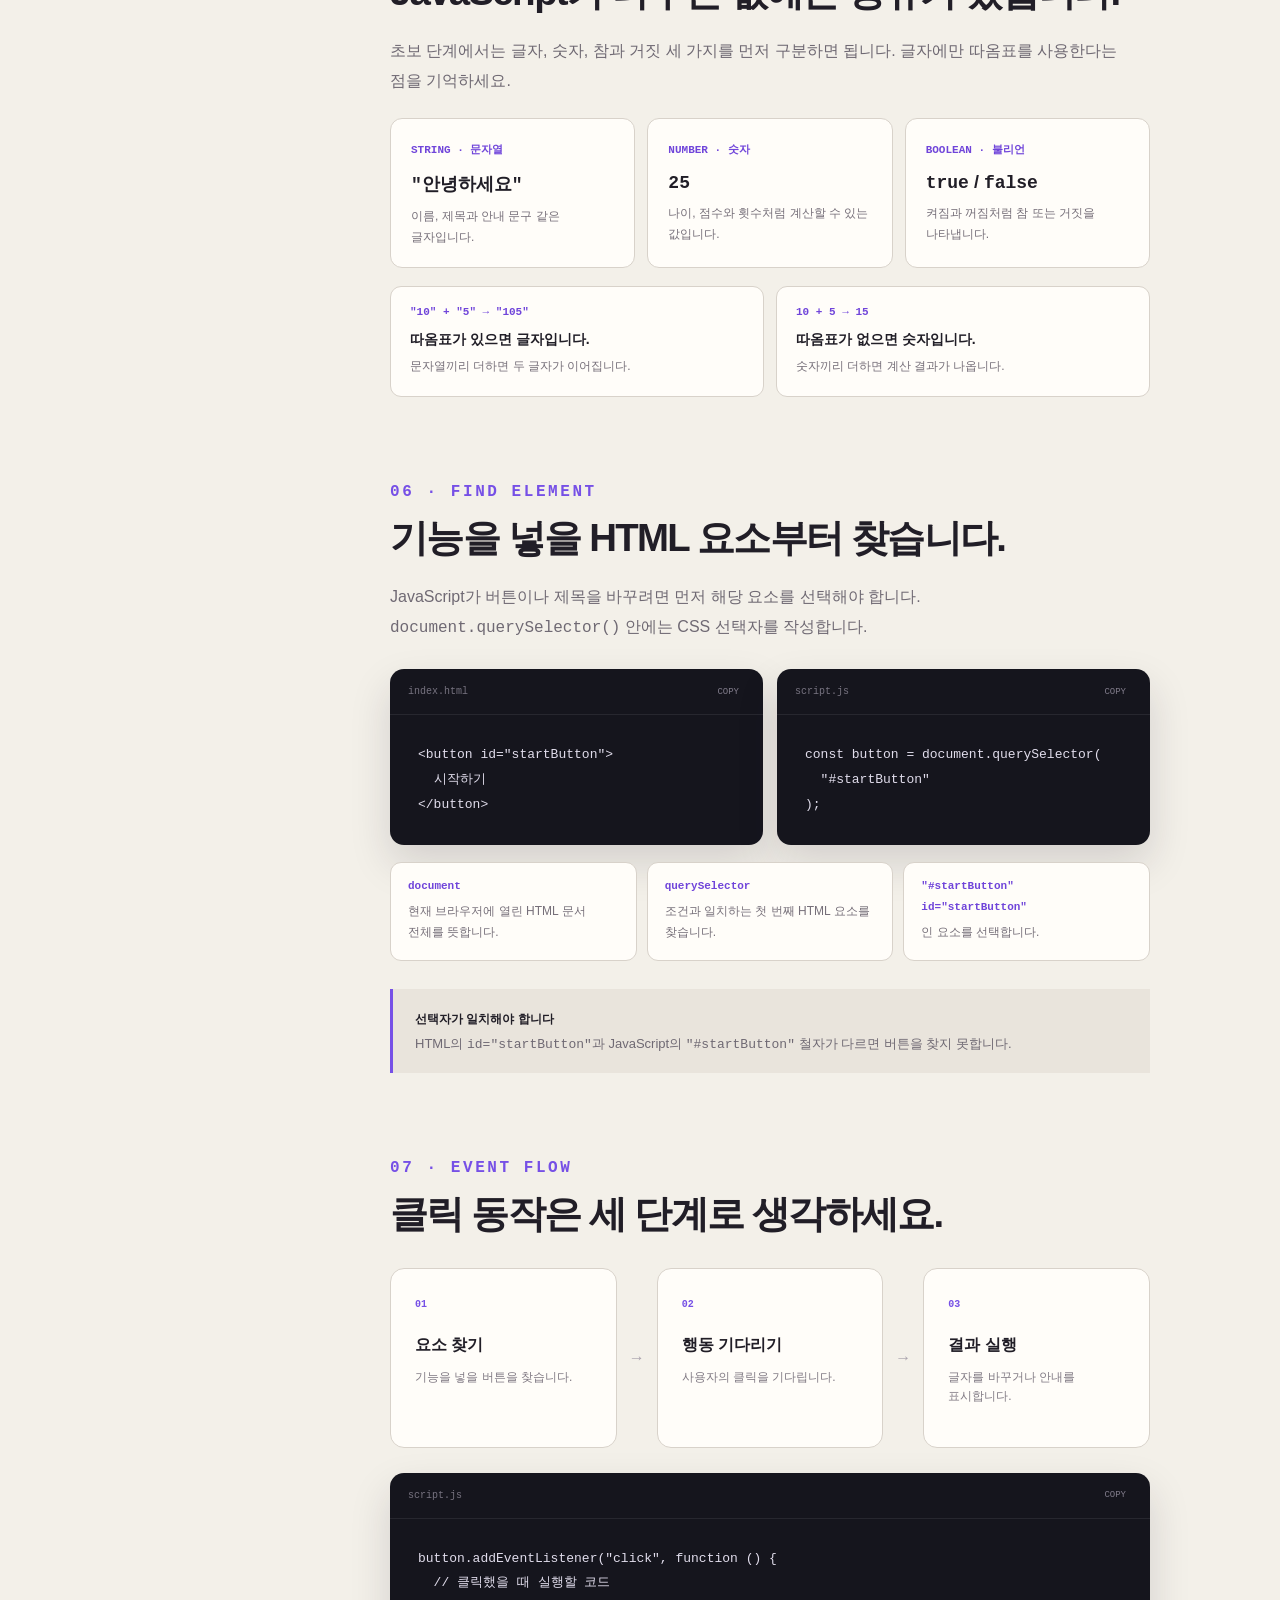
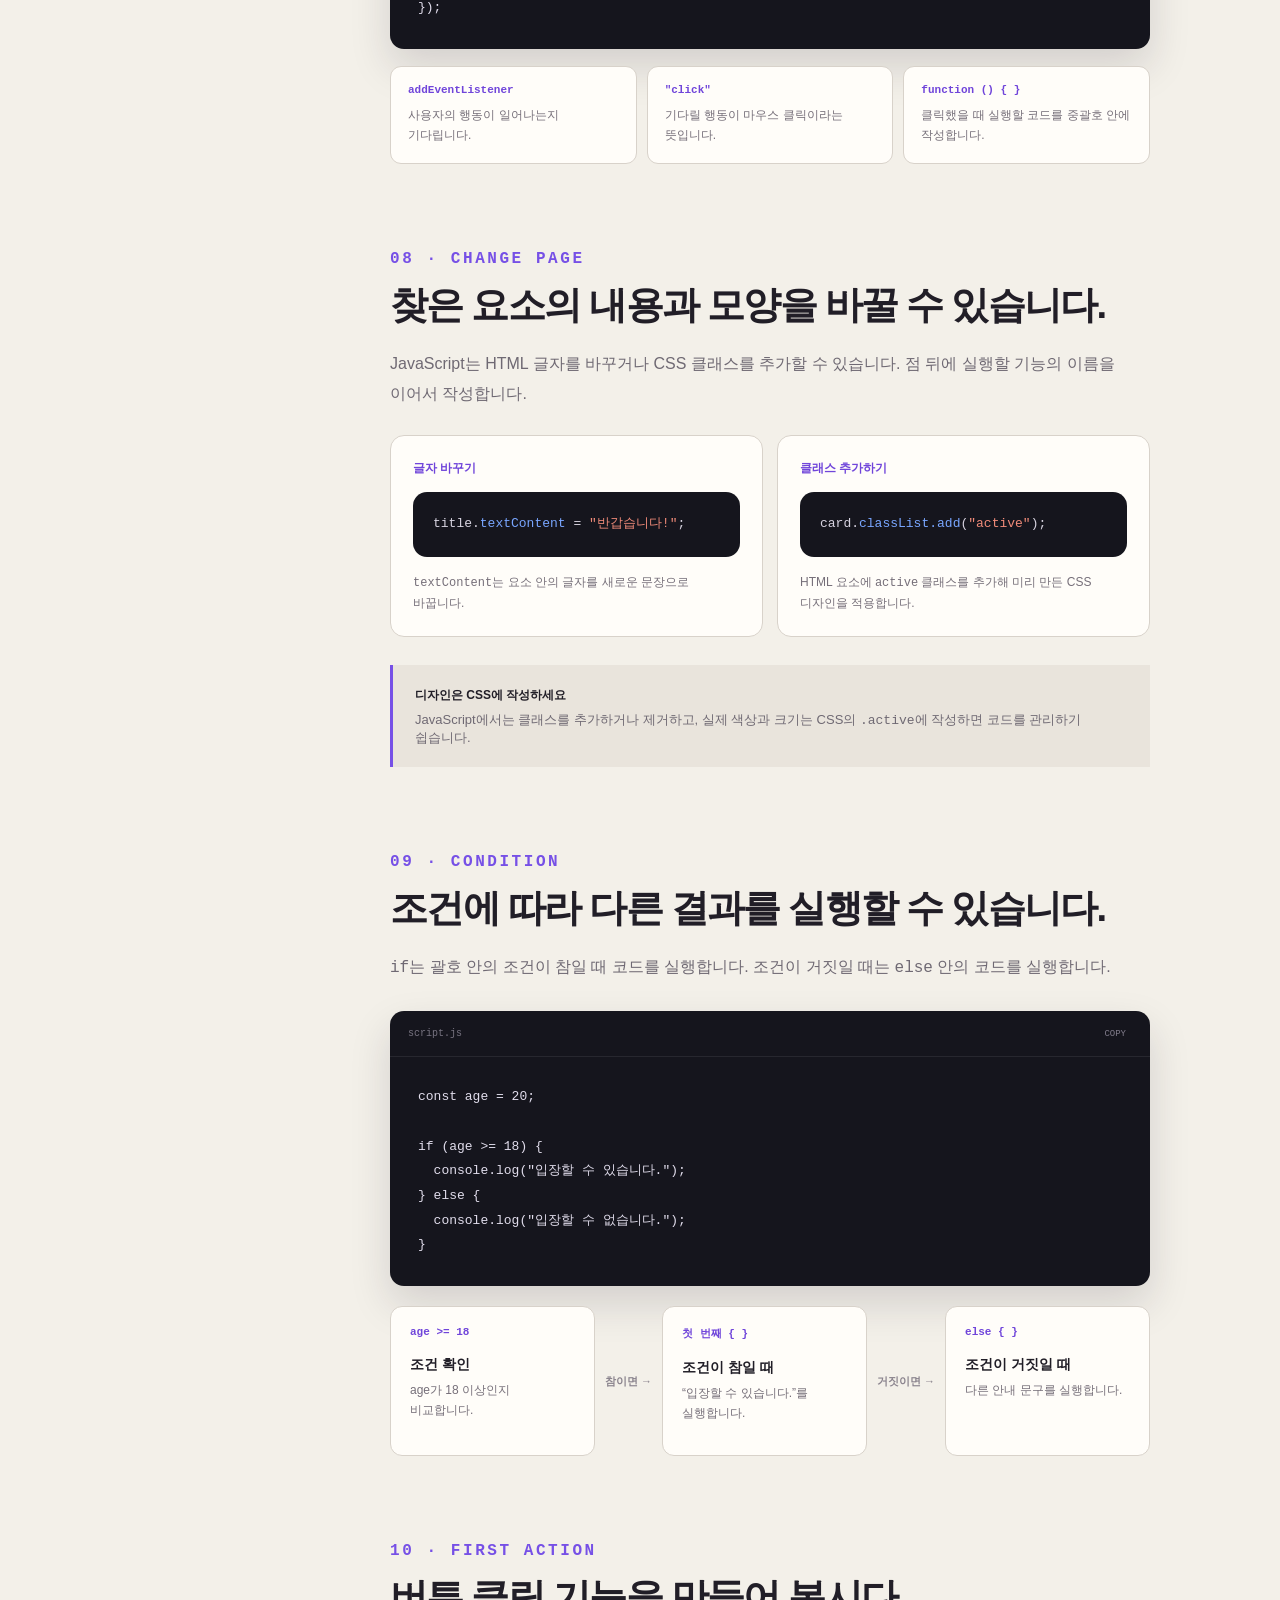
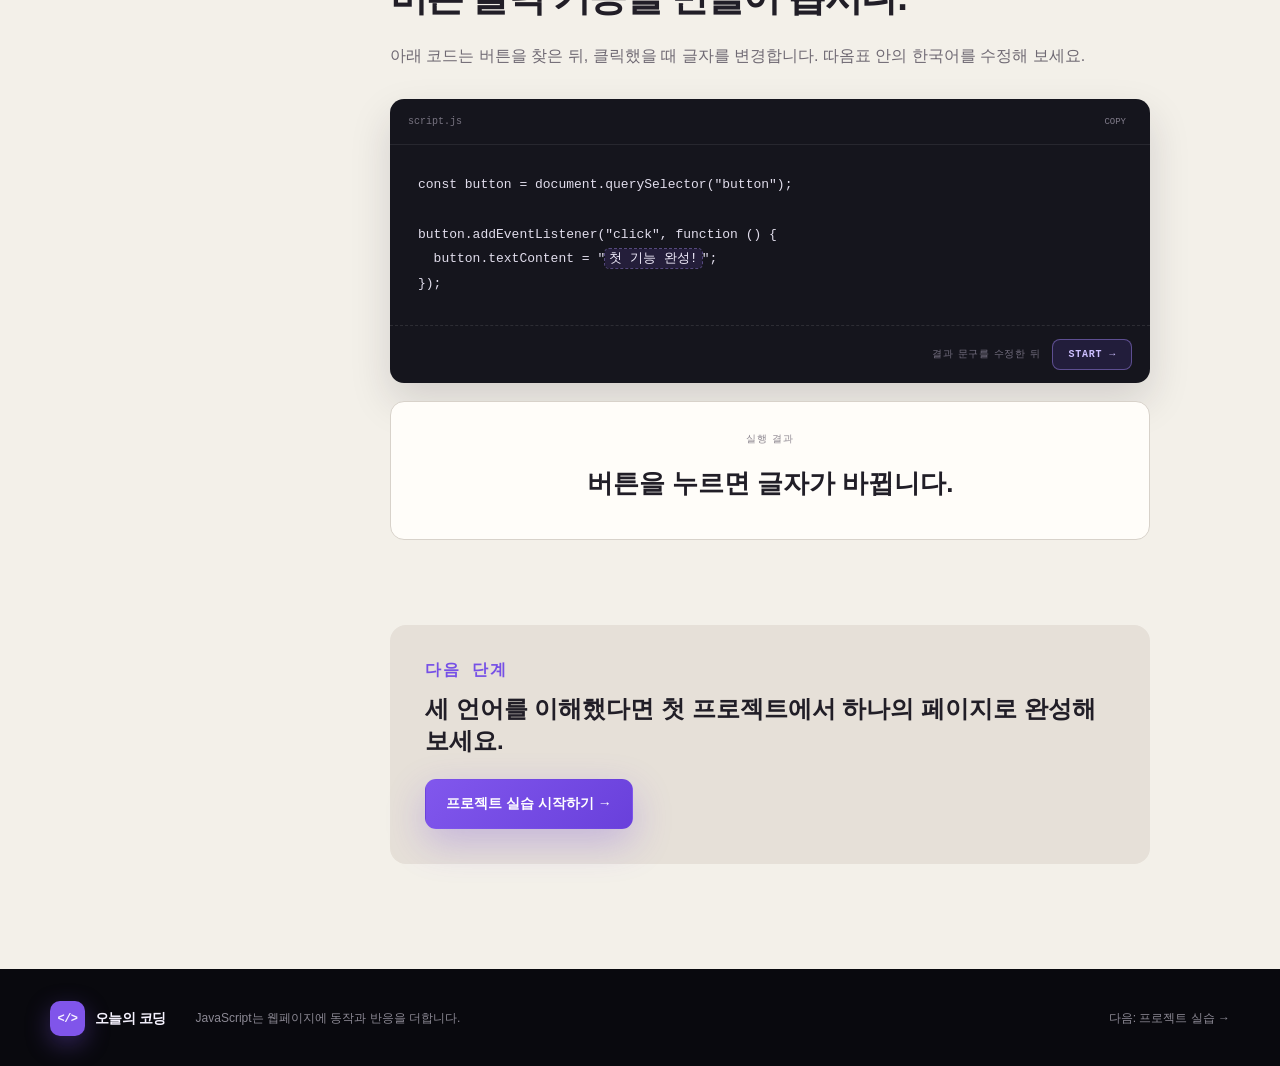
<file: javascript.html>
<!doctype html>
<html lang="ko">
<head>
  <meta charset="UTF-8">
  <meta name="viewport" content="width=device-width, initial-scale=1.0">
  <meta name="description" content="완전 초보자를 위한 JavaScript 기초 설명">
  <title>JavaScript 기초 | 오늘의 코딩</title>
  <link rel="stylesheet" href="styles.css">
</head>
<body data-page="javascript">
  <header class="site-header solid"><nav class="nav container" aria-label="주요 메뉴"><a class="brand" href="index.html"><span class="brand-mark">&lt;/&gt;</span><span>오늘의 코딩</span></a><button class="menu-button" type="button" aria-label="메뉴 열기" aria-expanded="false">메뉴</button><div class="nav-links"><a data-nav="home" href="index.html">처음으로</a><a data-nav="structure" href="structure.html">페이지 구성</a><a data-nav="html" href="html.html">HTML</a><a data-nav="css" href="css.html">CSS</a><a data-nav="javascript" href="javascript.html">JavaScript</a><a data-nav="project" href="project.html">프로젝트 실습</a><a data-nav="extensions" href="extensions.html">확장 프로그램</a><a data-nav="roadmap" href="roadmap.html">학습 순서</a></div></nav></header>

  <main>
    <section class="lesson-hero lesson-js">
      <div class="container lesson-hero-grid"><div><span class="lesson-index">04 · ACTION & RESPONSE</span><span class="big-symbol">JS()</span></div><div><span class="analogy">쉽게 말하면, 전기와 스위치</span><h1>JavaScript는 페이지에<br><span>움직임과 반응</span>을 더해요.</h1><p>버튼 클릭, 글자 입력, 화면 변화처럼 사용자의 행동에 반응할 기능을 만드는 프로그래밍 언어입니다.</p></div></div>
    </section>

    <section class="section paper lesson-content">
      <div class="container content-grid">
        <aside class="side-index">
          <span>이 페이지에서 배울 내용</span>
          <a href="#meaning">01 JavaScript의 역할</a>
          <a href="#connect-js">02 JavaScript 연결</a>
          <a href="#syntax-js">03 코드 읽는 법</a>
          <a href="#variable">04 변수</a>
          <a href="#value-type">05 값의 종류</a>
          <a href="#find-element">06 HTML 요소 찾기</a>
          <a href="#flow">07 클릭 동작 흐름</a>
          <a href="#change-page">08 화면 내용 바꾸기</a>
          <a href="#condition">09 조건 판단</a>
          <a href="#example">10 클릭 기능 실습</a>
        </aside>
        <div class="article">
          <section id="meaning"><span class="kicker">01 · MEANING</span><h2>JavaScript는 무엇을 하나요?</h2><p>HTML과 CSS만으로도 페이지를 보여줄 수 있지만, 사용자의 행동에 반응하려면 JavaScript가 필요합니다. 버튼을 누르면 글자가 바뀌거나 메뉴가 열리는 기능이 대표적인 예입니다.</p><div class="note"><b>이것만 기억하세요</b><p>JavaScript = 어떤 일이 일어났을 때 실행할 행동을 정하는 언어</p></div></section>

          <section id="connect-js">
            <span class="kicker">02 · CONNECT</span>
            <h2>HTML과 JavaScript를 연결합니다.</h2>
            <p>JavaScript 파일도 HTML에 연결해야 실행됩니다. 두 파일을 같은 폴더에 만들고 <code>&lt;/body&gt;</code> 바로 앞에 <code>&lt;script&gt;&lt;/script&gt;</code> 태그를 작성하세요.</p>
            <div class="file-structure-grid js-file-connection">
              <pre class="project-tree" aria-label="HTML과 JavaScript 파일 구성">my-page/
├─ index.html
└─ script.js</pre>
              <div class="code-block">
                <div class="code-title"><span>index.html</span><button class="copy-code" type="button">COPY</button></div>
                <pre><code>  &lt;script src="script.js"&gt;&lt;/script&gt;
&lt;/body&gt;</code></pre>
              </div>
            </div>
            <div class="js-explain-grid">
              <article><code>script</code><b>JavaScript 연결 태그</b><p>HTML에서 JavaScript 파일을 불러옵니다.</p></article>
              <article><code>src="script.js"</code><b>파일 위치 지정</b><p>같은 폴더에 있는 script.js 파일을 찾습니다.</p></article>
              <article><code>&lt;/body&gt; 앞</code><b>HTML을 읽은 다음 실행</b><p>버튼과 제목이 만들어진 뒤 JavaScript가 요소를 찾도록 합니다.</p></article>
            </div>
            <div class="note"><b>연결이 되지 않을 때</b><p>파일 이름이 <code>script.js</code>로 정확한지, HTML과 같은 폴더에 있는지 먼저 확인하세요.</p></div>
          </section>

          <section id="syntax-js">
            <span class="kicker">03 · SYNTAX</span>
            <h2>JavaScript 코드의 기호를 읽어봅시다.</h2>
            <p>처음에는 모든 문법을 외우기보다 각 기호가 어떤 역할을 하는지 이해하는 것이 중요합니다.</p>
            <div class="code-block js-basic-code">
              <div class="code-title"><span>script.js</span><button class="copy-code" type="button">COPY</button></div>
              <pre><code>// 화면에 보여줄 문장을 저장합니다.
const message = "안녕하세요";

console.log(message);</code></pre>
            </div>
            <div class="js-syntax-grid">
              <article><code>//</code><b>주석</b><p>코드에 설명을 적습니다. 실행 결과에는 영향을 주지 않습니다.</p></article>
              <article><code>const</code><b>변수 선언</b><p>값을 기억할 이름을 새로 만듭니다.</p></article>
              <article><code>=</code><b>값 저장</b><p>오른쪽 값을 왼쪽 이름에 저장합니다.</p></article>
              <article><code>"안녕하세요"</code><b>문자열</b><p>글자는 따옴표로 감싸서 작성합니다.</p></article>
              <article><code>( )</code><b>함수에 값 전달</b><p>실행할 명령에 필요한 값을 넣는 자리입니다.</p></article>
              <article><code>;</code><b>명령 종료</b><p>한 줄의 명령이 끝났음을 표시합니다.</p></article>
            </div>
          </section>

          <section id="variable">
            <span class="kicker">04 · VARIABLE</span>
            <h2>변수는 값을 기억하는 이름표입니다.</h2>
            <p>자주 사용하거나 나중에 다시 사용할 값을 변수에 저장합니다. 이름은 값의 의미를 알 수 있도록 작성하는 것이 좋습니다.</p>
            <div class="js-variable-compare">
              <article><span>값을 다시 바꾸지 않을 때</span><div class="css-rule"><span class="property">const</span> userName = <span class="value">"홍길동"</span>;</div><p><code>const</code>는 처음 저장한 값을 다른 값으로 다시 바꾸지 않을 때 사용합니다.</p></article>
              <article><span>값이 변할 수 있을 때</span><div class="css-rule"><span class="property">let</span> count = <span class="value">0</span>;<br>count = <span class="value">1</span>;</div><p><code>let</code>은 점수나 횟수처럼 실행 중에 값이 달라질 때 사용합니다.</p></article>
            </div>
            <div class="warning-card"><b>변수 이름 작성 규칙</b><p>공백 대신 <code>userName</code>처럼 두 번째 단어의 첫 글자를 대문자로 작성합니다. 숫자로 시작하거나 <code>const</code> 같은 문법 이름을 변수명으로 사용할 수 없습니다.</p></div>
          </section>

          <section id="value-type">
            <span class="kicker">05 · VALUE TYPE</span>
            <h2>JavaScript가 다루는 값에는 종류가 있습니다.</h2>
            <p>초보 단계에서는 글자, 숫자, 참과 거짓 세 가지를 먼저 구분하면 됩니다. 글자에만 따옴표를 사용한다는 점을 기억하세요.</p>
            <div class="js-value-grid">
              <article><span>STRING · 문자열</span><h3><code>"안녕하세요"</code></h3><p>이름, 제목과 안내 문구 같은 글자입니다.</p></article>
              <article><span>NUMBER · 숫자</span><h3><code>25</code></h3><p>나이, 점수와 횟수처럼 계산할 수 있는 값입니다.</p></article>
              <article><span>BOOLEAN · 불리언</span><h3><code>true</code> / <code>false</code></h3><p>켜짐과 꺼짐처럼 참 또는 거짓을 나타냅니다.</p></article>
            </div>
            <div class="css-compare-grid">
              <article><code>"10" + "5" → "105"</code><b>따옴표가 있으면 글자입니다.</b><p>문자열끼리 더하면 두 글자가 이어집니다.</p></article>
              <article><code>10 + 5 → 15</code><b>따옴표가 없으면 숫자입니다.</b><p>숫자끼리 더하면 계산 결과가 나옵니다.</p></article>
            </div>
          </section>

          <section id="find-element">
            <span class="kicker">06 · FIND ELEMENT</span>
            <h2>기능을 넣을 HTML 요소부터 찾습니다.</h2>
            <p>JavaScript가 버튼이나 제목을 바꾸려면 먼저 해당 요소를 선택해야 합니다. <code>document.querySelector()</code> 안에는 CSS 선택자를 작성합니다.</p>
            <div class="js-dom-example">
              <div class="code-block">
                <div class="code-title"><span>index.html</span><button class="copy-code" type="button">COPY</button></div>
                <pre><code>&lt;button id="startButton"&gt;
  시작하기
&lt;/button&gt;</code></pre>
              </div>
              <div class="code-block">
                <div class="code-title"><span>script.js</span><button class="copy-code" type="button">COPY</button></div>
                <pre><code>const button = document.querySelector(
  "#startButton"
);</code></pre>
              </div>
            </div>
            <div class="js-method-guide">
              <article><code>document</code><p>현재 브라우저에 열린 HTML 문서 전체를 뜻합니다.</p></article>
              <article><code>querySelector</code><p>조건과 일치하는 첫 번째 HTML 요소를 찾습니다.</p></article>
              <article><code>"#startButton"</code><p><code>id="startButton"</code>인 요소를 선택합니다.</p></article>
            </div>
            <div class="note"><b>선택자가 일치해야 합니다</b><p>HTML의 <code>id="startButton"</code>과 JavaScript의 <code>"#startButton"</code> 철자가 다르면 버튼을 찾지 못합니다.</p></div>
          </section>

          <section id="flow">
            <span class="kicker">07 · EVENT FLOW</span>
            <h2>클릭 동작은 세 단계로 생각하세요.</h2>
            <div class="flow-cards"><div><span>01</span><b>요소 찾기</b><p>기능을 넣을 버튼을 찾습니다.</p></div><i>→</i><div><span>02</span><b>행동 기다리기</b><p>사용자의 클릭을 기다립니다.</p></div><i>→</i><div><span>03</span><b>결과 실행</b><p>글자를 바꾸거나 안내를 표시합니다.</p></div></div>
            <div class="code-block js-event-code">
              <div class="code-title"><span>script.js</span><button class="copy-code" type="button">COPY</button></div>
              <pre><code>button.addEventListener("click", function () {
  // 클릭했을 때 실행할 코드
});</code></pre>
            </div>
            <div class="js-method-guide">
              <article><code>addEventListener</code><p>사용자의 행동이 일어나는지 기다립니다.</p></article>
              <article><code>"click"</code><p>기다릴 행동이 마우스 클릭이라는 뜻입니다.</p></article>
              <article><code>function () { }</code><p>클릭했을 때 실행할 코드를 중괄호 안에 작성합니다.</p></article>
            </div>
          </section>

          <section id="change-page">
            <span class="kicker">08 · CHANGE PAGE</span>
            <h2>찾은 요소의 내용과 모양을 바꿀 수 있습니다.</h2>
            <p>JavaScript는 HTML 글자를 바꾸거나 CSS 클래스를 추가할 수 있습니다. 점 뒤에 실행할 기능의 이름을 이어서 작성합니다.</p>
            <div class="js-change-grid">
              <article><span>글자 바꾸기</span><div class="css-rule">title.<span class="property">textContent</span> = <span class="value">"반갑습니다!"</span>;</div><p><code>textContent</code>는 요소 안의 글자를 새로운 문장으로 바꿉니다.</p></article>
              <article><span>클래스 추가하기</span><div class="css-rule">card.<span class="property">classList.add</span>(<span class="value">"active"</span>);</div><p>HTML 요소에 <code>active</code> 클래스를 추가해 미리 만든 CSS 디자인을 적용합니다.</p></article>
            </div>
            <div class="note"><b>디자인은 CSS에 작성하세요</b><p>JavaScript에서는 클래스를 추가하거나 제거하고, 실제 색상과 크기는 CSS의 <code>.active</code>에 작성하면 코드를 관리하기 쉽습니다.</p></div>
          </section>

          <section id="condition">
            <span class="kicker">09 · CONDITION</span>
            <h2>조건에 따라 다른 결과를 실행할 수 있습니다.</h2>
            <p><code>if</code>는 괄호 안의 조건이 참일 때 코드를 실행합니다. 조건이 거짓일 때는 <code>else</code> 안의 코드를 실행합니다.</p>
            <div class="code-block">
              <div class="code-title"><span>script.js</span><button class="copy-code" type="button">COPY</button></div>
              <pre><code>const age = 20;

if (age &gt;= 18) {
  console.log("입장할 수 있습니다.");
} else {
  console.log("입장할 수 없습니다.");
}</code></pre>
            </div>
            <div class="js-condition-flow">
              <article><code>age &gt;= 18</code><b>조건 확인</b><p>age가 18 이상인지 비교합니다.</p></article>
              <span>참이면 →</span>
              <article><code>첫 번째 { }</code><b>조건이 참일 때</b><p>“입장할 수 있습니다.”를 실행합니다.</p></article>
              <span>거짓이면 →</span>
              <article><code>else { }</code><b>조건이 거짓일 때</b><p>다른 안내 문구를 실행합니다.</p></article>
            </div>
          </section>

          <section id="example"><span class="kicker">10 · FIRST ACTION</span><h2>버튼 클릭 기능을 만들어 봅시다.</h2><p>아래 코드는 버튼을 찾은 뒤, 클릭했을 때 글자를 변경합니다. 따옴표 안의 한국어를 수정해 보세요.</p><div class="code-block"><div class="code-title"><span>script.js</span><button class="copy-code" type="button">COPY</button></div><pre><code>const button = document.querySelector("button");

button.addEventListener("click", function () {
  button.textContent = "<span class="editable-code" id="jsResultCode" contenteditable="true" role="textbox" aria-label="JavaScript 결과 문구 수정" data-run="runJsExample" spellcheck="false">첫 기능 완성!</span>";
});</code></pre><div class="code-run-bar"><span>결과 문구를 수정한 뒤</span><button id="runJsExample" type="button">START →</button></div></div><div class="interactive-test example-output"><small>실행 결과</small><h3 id="testMessage">버튼을 누르면 글자가 바뀝니다.</h3></div></section>
          <div class="next-lesson"><span>다음 단계</span><h3>세 언어를 이해했다면 첫 프로젝트에서 하나의 페이지로 완성해 보세요.</h3><a class="button primary" href="project.html">프로젝트 실습 시작하기 →</a></div>
        </div>
      </div>
    </section>
  </main>

  <footer class="footer"><div class="container footer-row"><a class="brand" href="index.html"><span class="brand-mark">&lt;/&gt;</span><span>오늘의 코딩</span></a><p>JavaScript는 웹페이지에 동작과 반응을 더합니다.</p><a href="project.html">다음: 프로젝트 실습 →</a></div></footer>
  <script src="script.js"></script>
</body>
</html>
</file>
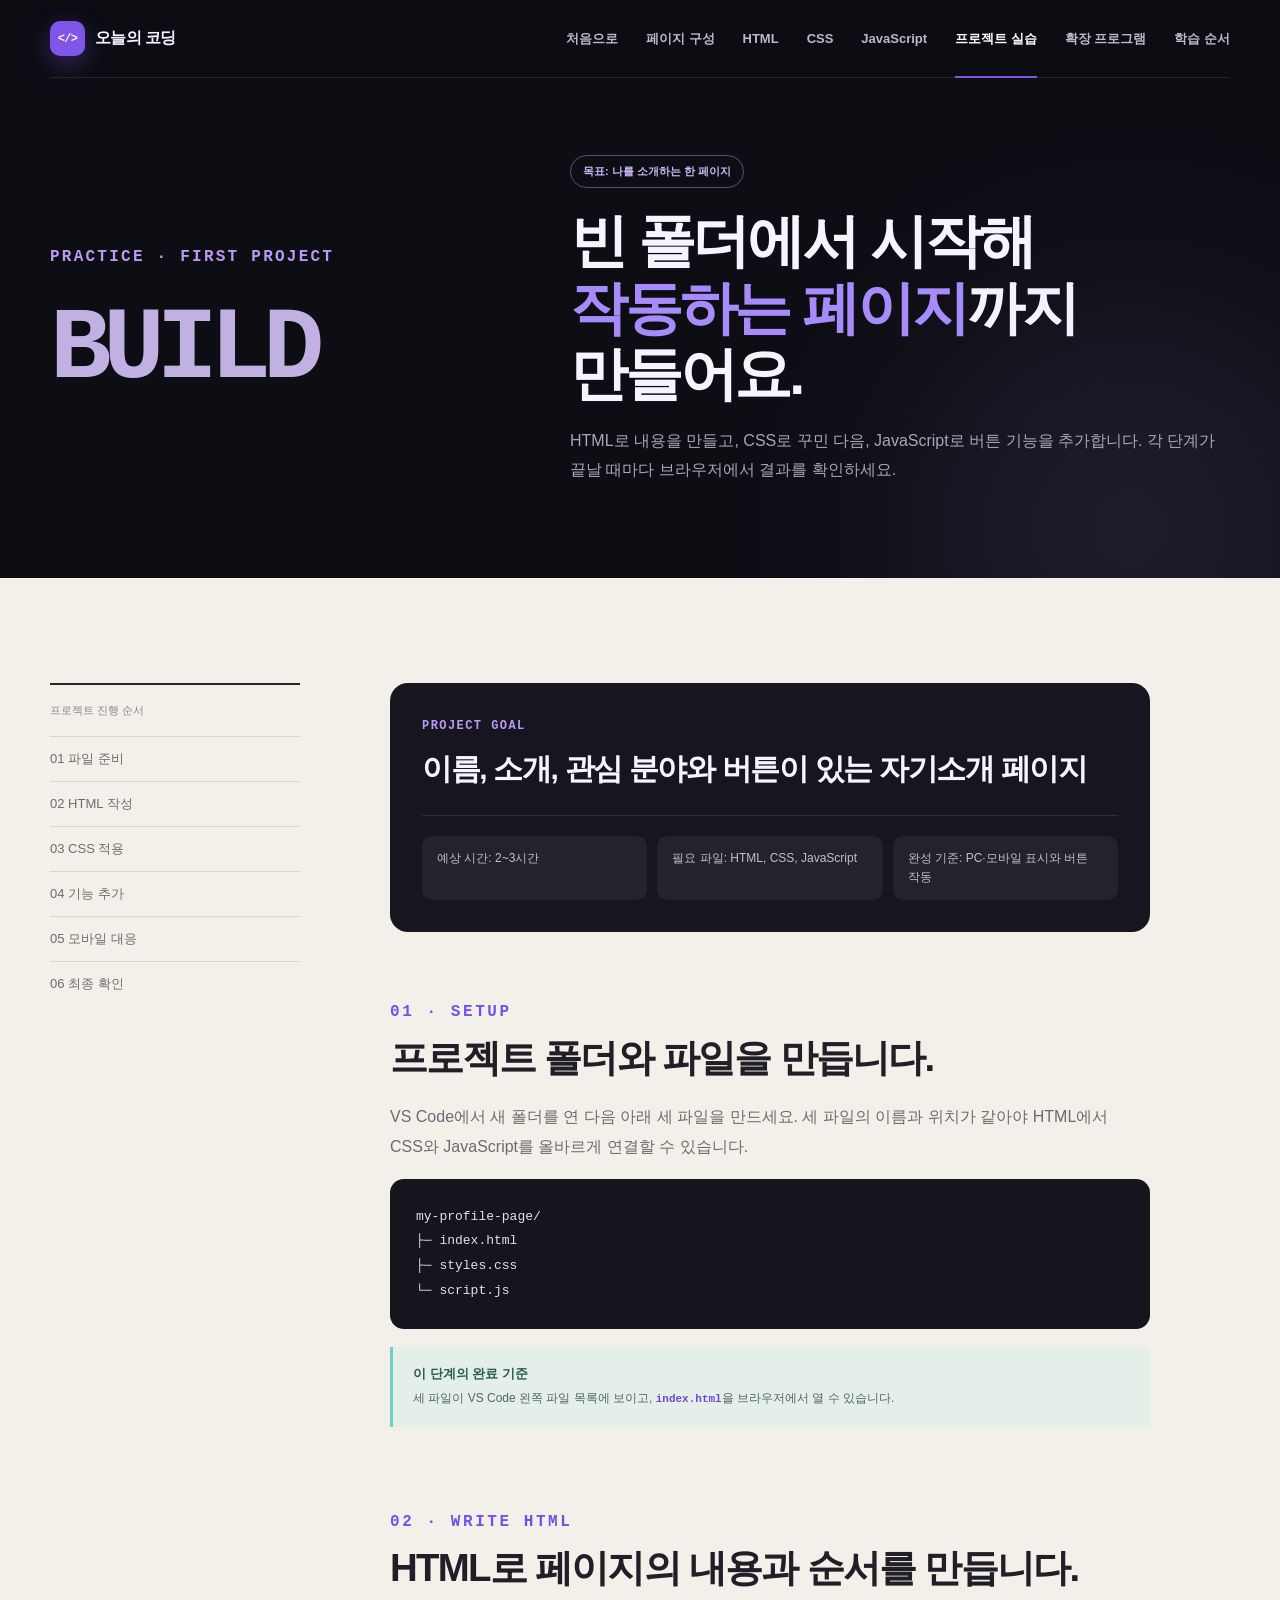
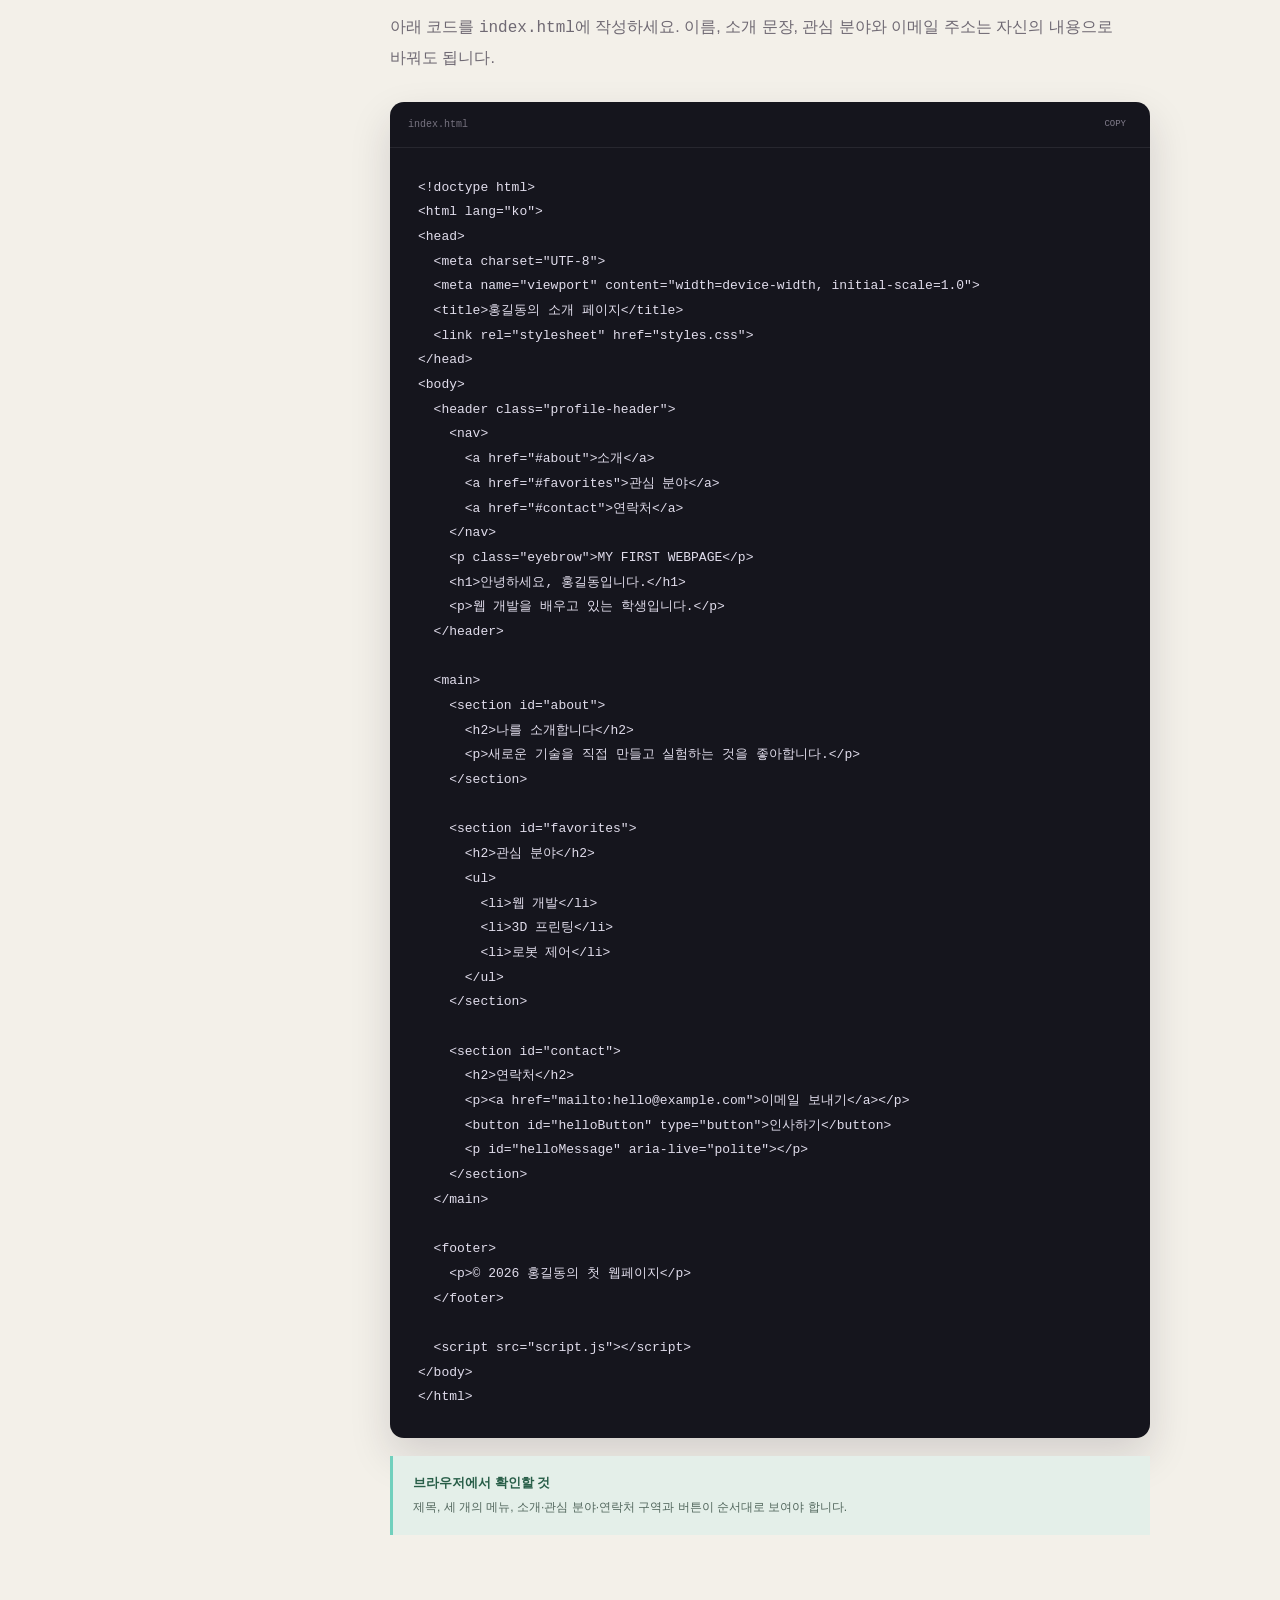
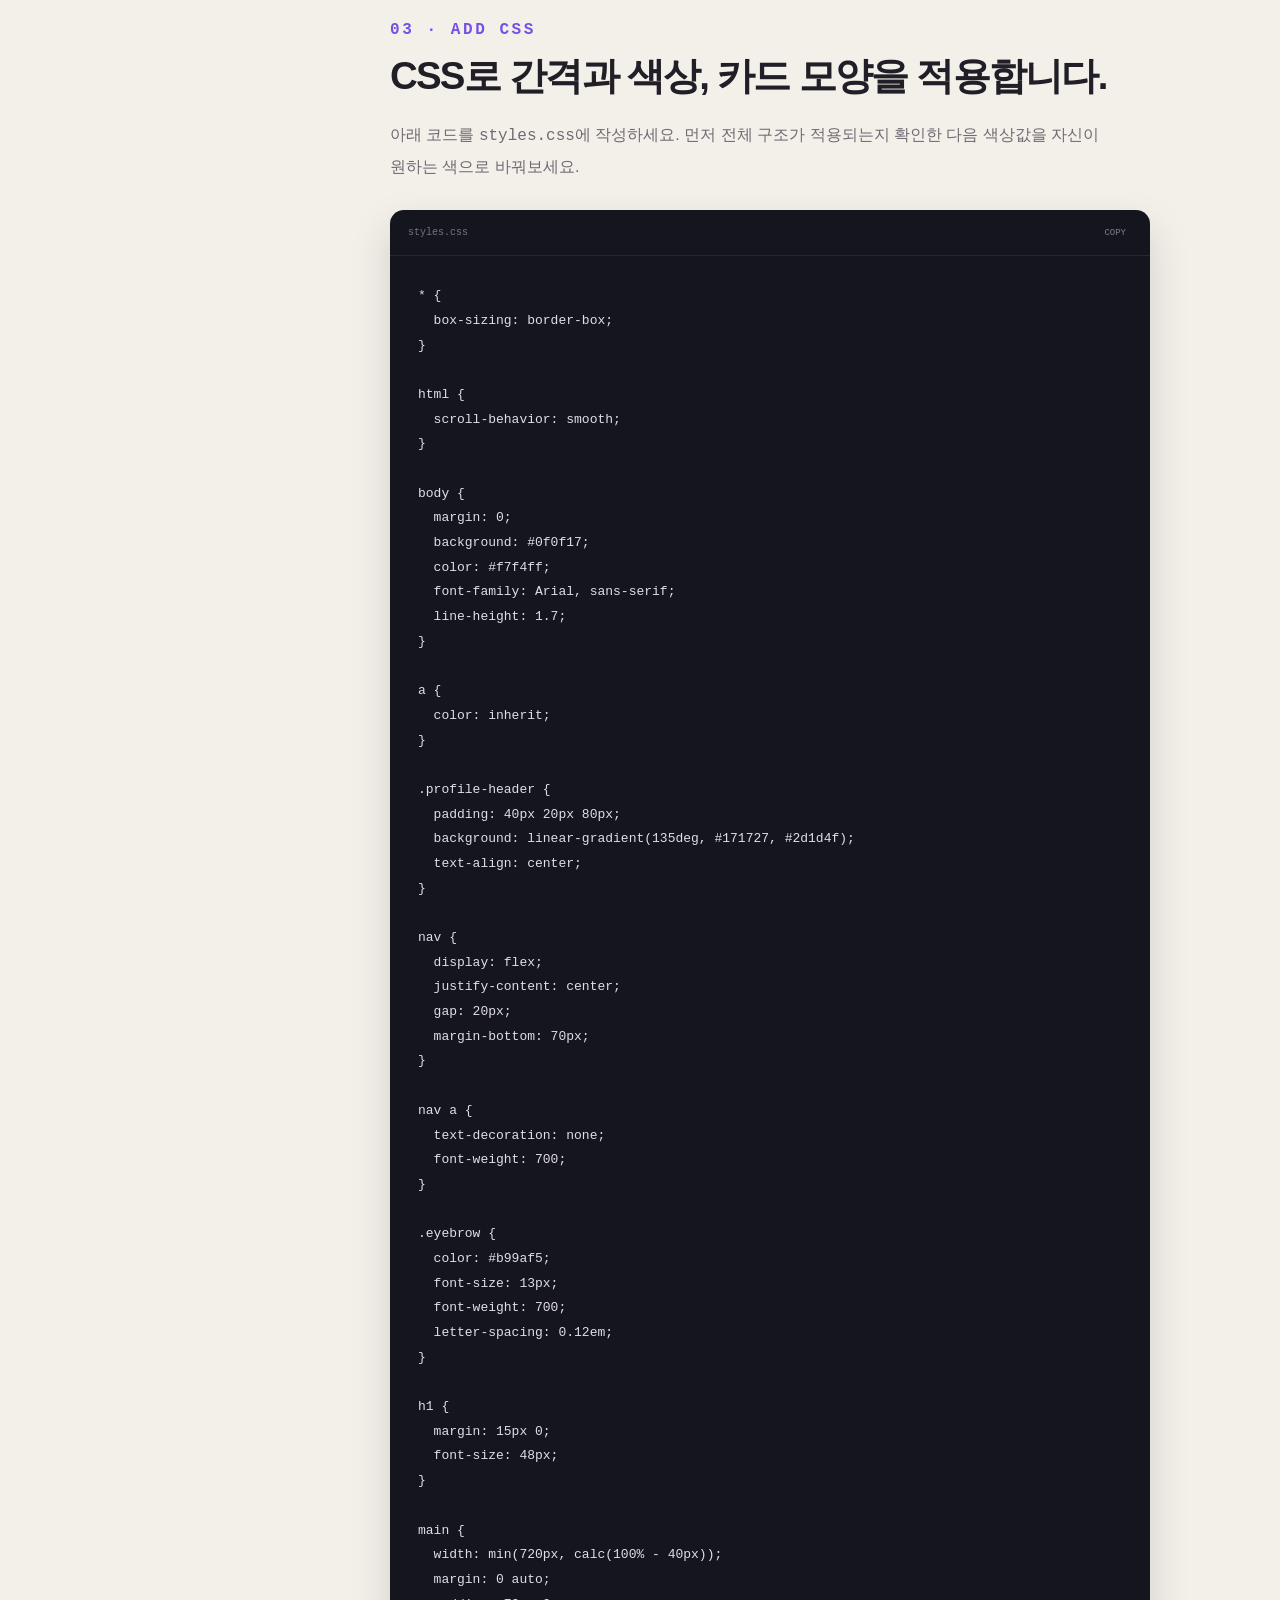
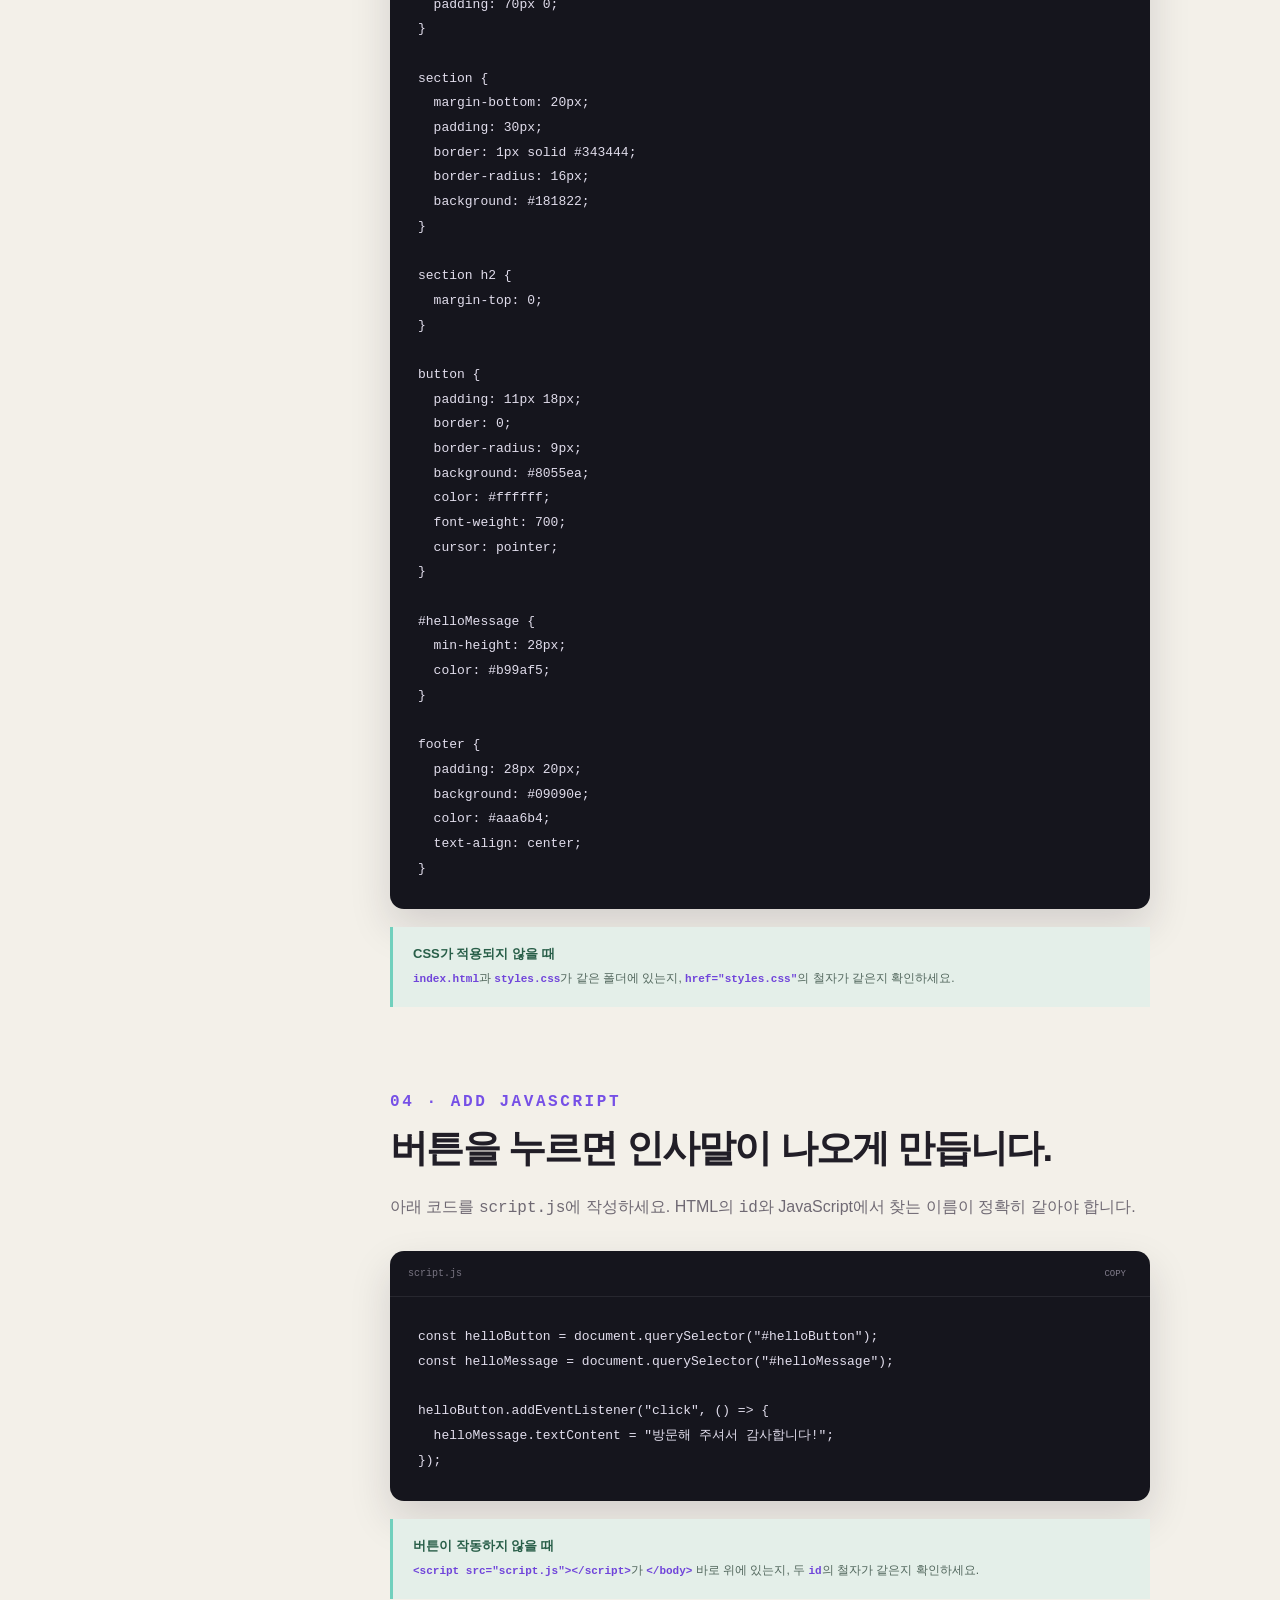
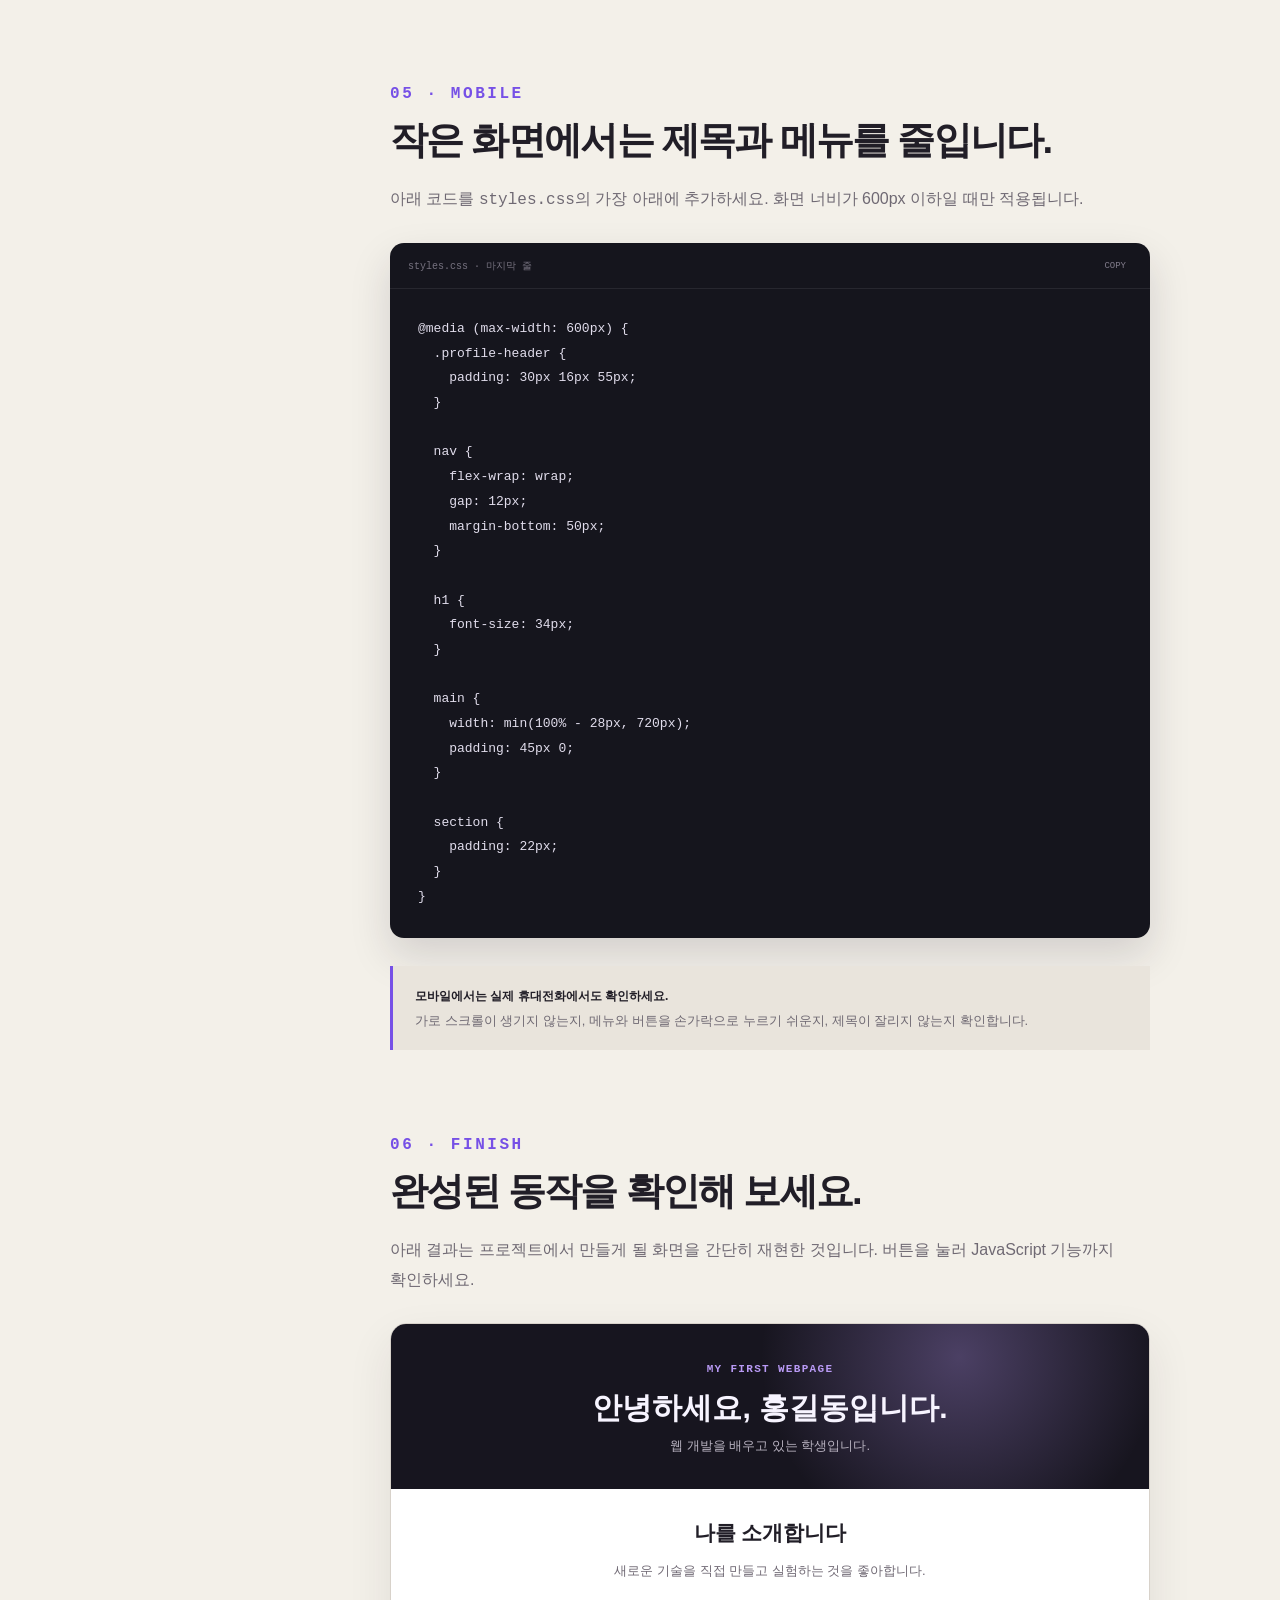
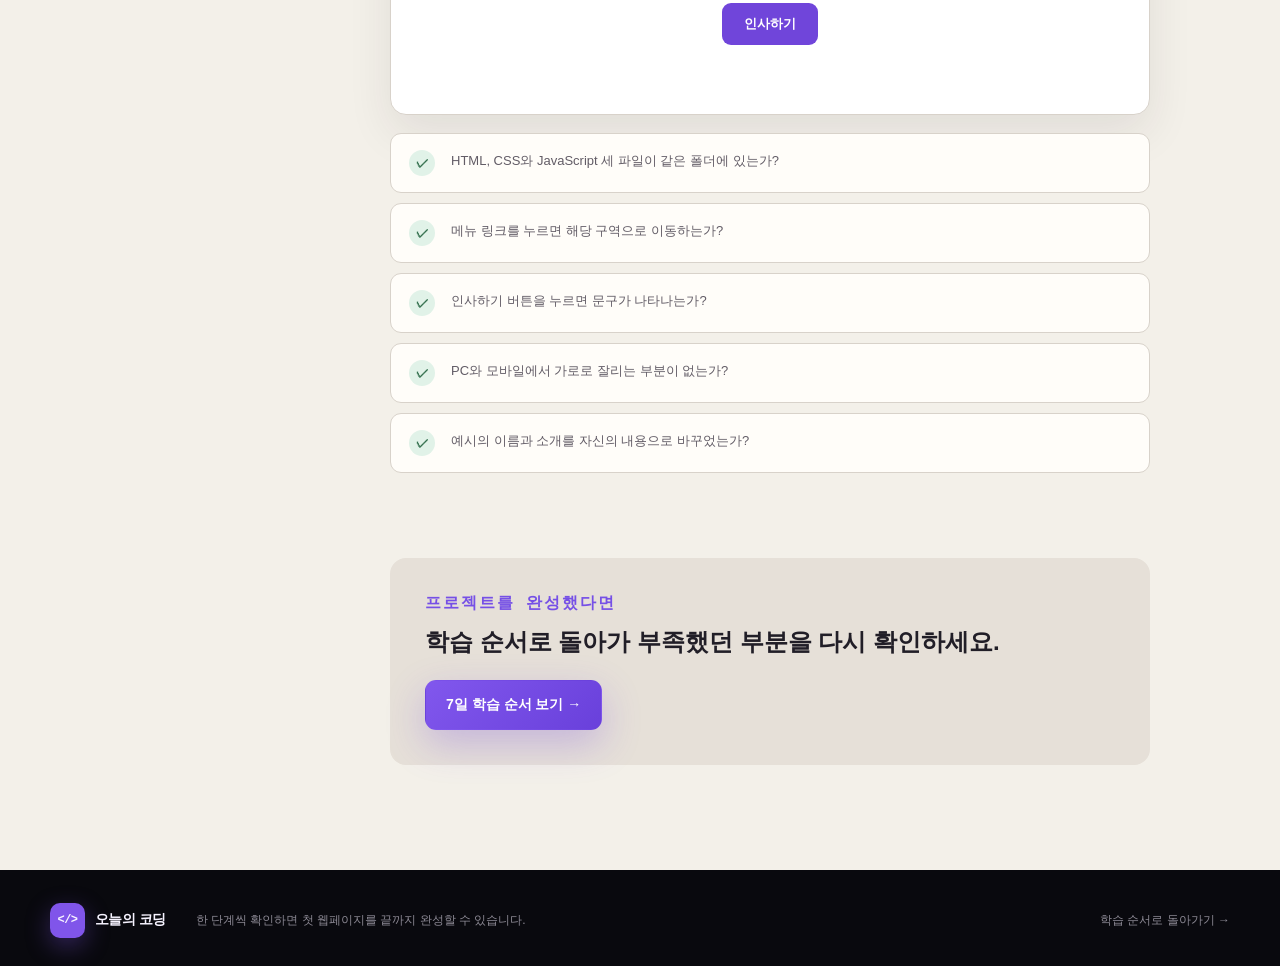
<file: project.html>
<!doctype html>
<html lang="ko">
<head>
  <meta charset="UTF-8">
  <meta name="viewport" content="width=device-width, initial-scale=1.0">
  <meta name="description" content="HTML CSS JavaScript로 완성하는 초보자 자기소개 웹페이지 실습">
  <title>첫 웹페이지 실전 프로젝트 | 오늘의 코딩</title>
  <link rel="stylesheet" href="styles.css">
</head>
<body data-page="project">
  <header class="site-header solid">
    <nav class="nav container" aria-label="주요 메뉴">
      <a class="brand" href="index.html"><span class="brand-mark">&lt;/&gt;</span><span>오늘의 코딩</span></a>
      <button class="menu-button" type="button" aria-label="메뉴 열기" aria-expanded="false">메뉴</button>
      <div class="nav-links">
        <a data-nav="home" href="index.html">처음으로</a>
        <a data-nav="structure" href="structure.html">페이지 구성</a>
        <a data-nav="html" href="html.html">HTML</a>
        <a data-nav="css" href="css.html">CSS</a>
        <a data-nav="javascript" href="javascript.html">JavaScript</a>
        <a data-nav="project" href="project.html">프로젝트 실습</a>
        <a data-nav="extensions" href="extensions.html">확장 프로그램</a>
        <a data-nav="roadmap" href="roadmap.html">학습 순서</a>
      </div>
    </nav>
  </header>

  <main>
    <section class="lesson-hero lesson-project">
      <div class="container lesson-hero-grid">
        <div>
          <span class="lesson-index">PRACTICE · FIRST PROJECT</span>
          <span class="big-symbol">BUILD</span>
        </div>
        <div>
          <span class="analogy">목표: 나를 소개하는 한 페이지</span>
          <h1>빈 폴더에서 시작해<br><span>작동하는 페이지</span>까지 만들어요.</h1>
          <p>HTML로 내용을 만들고, CSS로 꾸민 다음, JavaScript로 버튼 기능을 추가합니다. 각 단계가 끝날 때마다 브라우저에서 결과를 확인하세요.</p>
        </div>
      </div>
    </section>

    <section class="section paper lesson-content">
      <div class="container content-grid">
        <aside class="side-index">
          <span>프로젝트 진행 순서</span>
          <a href="#setup">01 파일 준비</a>
          <a href="#project-html">02 HTML 작성</a>
          <a href="#project-css">03 CSS 적용</a>
          <a href="#project-js">04 기능 추가</a>
          <a href="#project-mobile">05 모바일 대응</a>
          <a href="#project-finish">06 최종 확인</a>
        </aside>

        <div class="article">
          <div class="project-goal-card">
            <span>PROJECT GOAL</span>
            <h2>이름, 소개, 관심 분야와 버튼이 있는 자기소개 페이지</h2>
            <ul>
              <li>예상 시간: 2~3시간</li>
              <li>필요 파일: HTML, CSS, JavaScript</li>
              <li>완성 기준: PC·모바일 표시와 버튼 작동</li>
            </ul>
          </div>

          <section id="setup">
            <span class="kicker">01 · SETUP</span>
            <h2>프로젝트 폴더와 파일을 만듭니다.</h2>
            <p>VS Code에서 새 폴더를 연 다음 아래 세 파일을 만드세요. 세 파일의 이름과 위치가 같아야 HTML에서 CSS와 JavaScript를 올바르게 연결할 수 있습니다.</p>

            <pre class="project-tree" aria-label="첫 프로젝트 파일 구조"><code>my-profile-page/
├─ index.html
├─ styles.css
└─ script.js</code></pre>

            <div class="project-step-result">
              <b>이 단계의 완료 기준</b>
              <p>세 파일이 VS Code 왼쪽 파일 목록에 보이고, <code>index.html</code>을 브라우저에서 열 수 있습니다.</p>
            </div>
          </section>

          <section id="project-html">
            <span class="kicker">02 · WRITE HTML</span>
            <h2>HTML로 페이지의 내용과 순서를 만듭니다.</h2>
            <p>아래 코드를 <code>index.html</code>에 작성하세요. 이름, 소개 문장, 관심 분야와 이메일 주소는 자신의 내용으로 바꿔도 됩니다.</p>

            <div class="code-block">
              <div class="code-title"><span>index.html</span><button class="copy-code" type="button">COPY</button></div>
              <pre><code>&lt;!doctype html&gt;
&lt;html lang="ko"&gt;
&lt;head&gt;
  &lt;meta charset="UTF-8"&gt;
  &lt;meta name="viewport" content="width=device-width, initial-scale=1.0"&gt;
  &lt;title&gt;홍길동의 소개 페이지&lt;/title&gt;
  &lt;link rel="stylesheet" href="styles.css"&gt;
&lt;/head&gt;
&lt;body&gt;
  &lt;header class="profile-header"&gt;
    &lt;nav&gt;
      &lt;a href="#about"&gt;소개&lt;/a&gt;
      &lt;a href="#favorites"&gt;관심 분야&lt;/a&gt;
      &lt;a href="#contact"&gt;연락처&lt;/a&gt;
    &lt;/nav&gt;
    &lt;p class="eyebrow"&gt;MY FIRST WEBPAGE&lt;/p&gt;
    &lt;h1&gt;안녕하세요, 홍길동입니다.&lt;/h1&gt;
    &lt;p&gt;웹 개발을 배우고 있는 학생입니다.&lt;/p&gt;
  &lt;/header&gt;

  &lt;main&gt;
    &lt;section id="about"&gt;
      &lt;h2&gt;나를 소개합니다&lt;/h2&gt;
      &lt;p&gt;새로운 기술을 직접 만들고 실험하는 것을 좋아합니다.&lt;/p&gt;
    &lt;/section&gt;

    &lt;section id="favorites"&gt;
      &lt;h2&gt;관심 분야&lt;/h2&gt;
      &lt;ul&gt;
        &lt;li&gt;웹 개발&lt;/li&gt;
        &lt;li&gt;3D 프린팅&lt;/li&gt;
        &lt;li&gt;로봇 제어&lt;/li&gt;
      &lt;/ul&gt;
    &lt;/section&gt;

    &lt;section id="contact"&gt;
      &lt;h2&gt;연락처&lt;/h2&gt;
      &lt;p&gt;&lt;a href="mailto:hello@example.com"&gt;이메일 보내기&lt;/a&gt;&lt;/p&gt;
      &lt;button id="helloButton" type="button"&gt;인사하기&lt;/button&gt;
      &lt;p id="helloMessage" aria-live="polite"&gt;&lt;/p&gt;
    &lt;/section&gt;
  &lt;/main&gt;

  &lt;footer&gt;
    &lt;p&gt;© 2026 홍길동의 첫 웹페이지&lt;/p&gt;
  &lt;/footer&gt;

  &lt;script src="script.js"&gt;&lt;/script&gt;
&lt;/body&gt;
&lt;/html&gt;</code></pre>
            </div>

            <div class="project-step-result">
              <b>브라우저에서 확인할 것</b>
              <p>제목, 세 개의 메뉴, 소개·관심 분야·연락처 구역과 버튼이 순서대로 보여야 합니다.</p>
            </div>
          </section>

          <section id="project-css">
            <span class="kicker">03 · ADD CSS</span>
            <h2>CSS로 간격과 색상, 카드 모양을 적용합니다.</h2>
            <p>아래 코드를 <code>styles.css</code>에 작성하세요. 먼저 전체 구조가 적용되는지 확인한 다음 색상값을 자신이 원하는 색으로 바꿔보세요.</p>

            <div class="code-block">
              <div class="code-title"><span>styles.css</span><button class="copy-code" type="button">COPY</button></div>
              <pre><code>* {
  box-sizing: border-box;
}

html {
  scroll-behavior: smooth;
}

body {
  margin: 0;
  background: #0f0f17;
  color: #f7f4ff;
  font-family: Arial, sans-serif;
  line-height: 1.7;
}

a {
  color: inherit;
}

.profile-header {
  padding: 40px 20px 80px;
  background: linear-gradient(135deg, #171727, #2d1d4f);
  text-align: center;
}

nav {
  display: flex;
  justify-content: center;
  gap: 20px;
  margin-bottom: 70px;
}

nav a {
  text-decoration: none;
  font-weight: 700;
}

.eyebrow {
  color: #b99af5;
  font-size: 13px;
  font-weight: 700;
  letter-spacing: 0.12em;
}

h1 {
  margin: 15px 0;
  font-size: 48px;
}

main {
  width: min(720px, calc(100% - 40px));
  margin: 0 auto;
  padding: 70px 0;
}

section {
  margin-bottom: 20px;
  padding: 30px;
  border: 1px solid #343444;
  border-radius: 16px;
  background: #181822;
}

section h2 {
  margin-top: 0;
}

button {
  padding: 11px 18px;
  border: 0;
  border-radius: 9px;
  background: #8055ea;
  color: #ffffff;
  font-weight: 700;
  cursor: pointer;
}

#helloMessage {
  min-height: 28px;
  color: #b99af5;
}

footer {
  padding: 28px 20px;
  background: #09090e;
  color: #aaa6b4;
  text-align: center;
}</code></pre>
            </div>

            <div class="project-step-result">
              <b>CSS가 적용되지 않을 때</b>
              <p><code>index.html</code>과 <code>styles.css</code>가 같은 폴더에 있는지, <code>href="styles.css"</code>의 철자가 같은지 확인하세요.</p>
            </div>
          </section>

          <section id="project-js">
            <span class="kicker">04 · ADD JAVASCRIPT</span>
            <h2>버튼을 누르면 인사말이 나오게 만듭니다.</h2>
            <p>아래 코드를 <code>script.js</code>에 작성하세요. HTML의 <code>id</code>와 JavaScript에서 찾는 이름이 정확히 같아야 합니다.</p>

            <div class="code-block">
              <div class="code-title"><span>script.js</span><button class="copy-code" type="button">COPY</button></div>
              <pre><code>const helloButton = document.querySelector("#helloButton");
const helloMessage = document.querySelector("#helloMessage");

helloButton.addEventListener("click", () =&gt; {
  helloMessage.textContent = "방문해 주셔서 감사합니다!";
});</code></pre>
            </div>

            <div class="project-step-result">
              <b>버튼이 작동하지 않을 때</b>
              <p><code>&lt;script src="script.js"&gt;&lt;/script&gt;</code>가 <code>&lt;/body&gt;</code> 바로 위에 있는지, 두 <code>id</code>의 철자가 같은지 확인하세요.</p>
            </div>
          </section>

          <section id="project-mobile">
            <span class="kicker">05 · MOBILE</span>
            <h2>작은 화면에서는 제목과 메뉴를 줄입니다.</h2>
            <p>아래 코드를 <code>styles.css</code>의 가장 아래에 추가하세요. 화면 너비가 600px 이하일 때만 적용됩니다.</p>

            <div class="code-block">
              <div class="code-title"><span>styles.css · 마지막 줄</span><button class="copy-code" type="button">COPY</button></div>
              <pre><code>@media (max-width: 600px) {
  .profile-header {
    padding: 30px 16px 55px;
  }

  nav {
    flex-wrap: wrap;
    gap: 12px;
    margin-bottom: 50px;
  }

  h1 {
    font-size: 34px;
  }

  main {
    width: min(100% - 28px, 720px);
    padding: 45px 0;
  }

  section {
    padding: 22px;
  }
}</code></pre>
            </div>

            <div class="note">
              <b>모바일에서는 실제 휴대전화에서도 확인하세요.</b>
              <p>가로 스크롤이 생기지 않는지, 메뉴와 버튼을 손가락으로 누르기 쉬운지, 제목이 잘리지 않는지 확인합니다.</p>
            </div>
          </section>

          <section id="project-finish">
            <span class="kicker">06 · FINISH</span>
            <h2>완성된 동작을 확인해 보세요.</h2>
            <p>아래 결과는 프로젝트에서 만들게 될 화면을 간단히 재현한 것입니다. 버튼을 눌러 JavaScript 기능까지 확인하세요.</p>

            <div class="project-final-preview">
              <div class="project-demo-hero">
                <span>MY FIRST WEBPAGE</span>
                <h3>안녕하세요, 홍길동입니다.</h3>
                <p>웹 개발을 배우고 있는 학생입니다.</p>
              </div>
              <div class="project-demo-content">
                <h4>나를 소개합니다</h4>
                <p>새로운 기술을 직접 만들고 실험하는 것을 좋아합니다.</p>
                <button id="projectDemoButton" type="button">인사하기</button>
                <p id="projectDemoMessage" class="project-demo-message" role="status" aria-live="polite"></p>
              </div>
            </div>

            <ul class="page-checklist project-final-checklist">
              <li><span>✓</span>HTML, CSS와 JavaScript 세 파일이 같은 폴더에 있는가?</li>
              <li><span>✓</span>메뉴 링크를 누르면 해당 구역으로 이동하는가?</li>
              <li><span>✓</span>인사하기 버튼을 누르면 문구가 나타나는가?</li>
              <li><span>✓</span>PC와 모바일에서 가로로 잘리는 부분이 없는가?</li>
              <li><span>✓</span>예시의 이름과 소개를 자신의 내용으로 바꾸었는가?</li>
            </ul>
          </section>

          <div class="next-lesson">
            <span>프로젝트를 완성했다면</span>
            <h3>학습 순서로 돌아가 부족했던 부분을 다시 확인하세요.</h3>
            <a class="button primary" href="roadmap.html">7일 학습 순서 보기 →</a>
          </div>
        </div>
      </div>
    </section>
  </main>

  <footer class="footer">
    <div class="container footer-row">
      <a class="brand" href="index.html"><span class="brand-mark">&lt;/&gt;</span><span>오늘의 코딩</span></a>
      <p>한 단계씩 확인하면 첫 웹페이지를 끝까지 완성할 수 있습니다.</p>
      <a href="roadmap.html">학습 순서로 돌아가기 →</a>
    </div>
  </footer>
  <script src="script.js"></script>
</body>
</html>
</file>
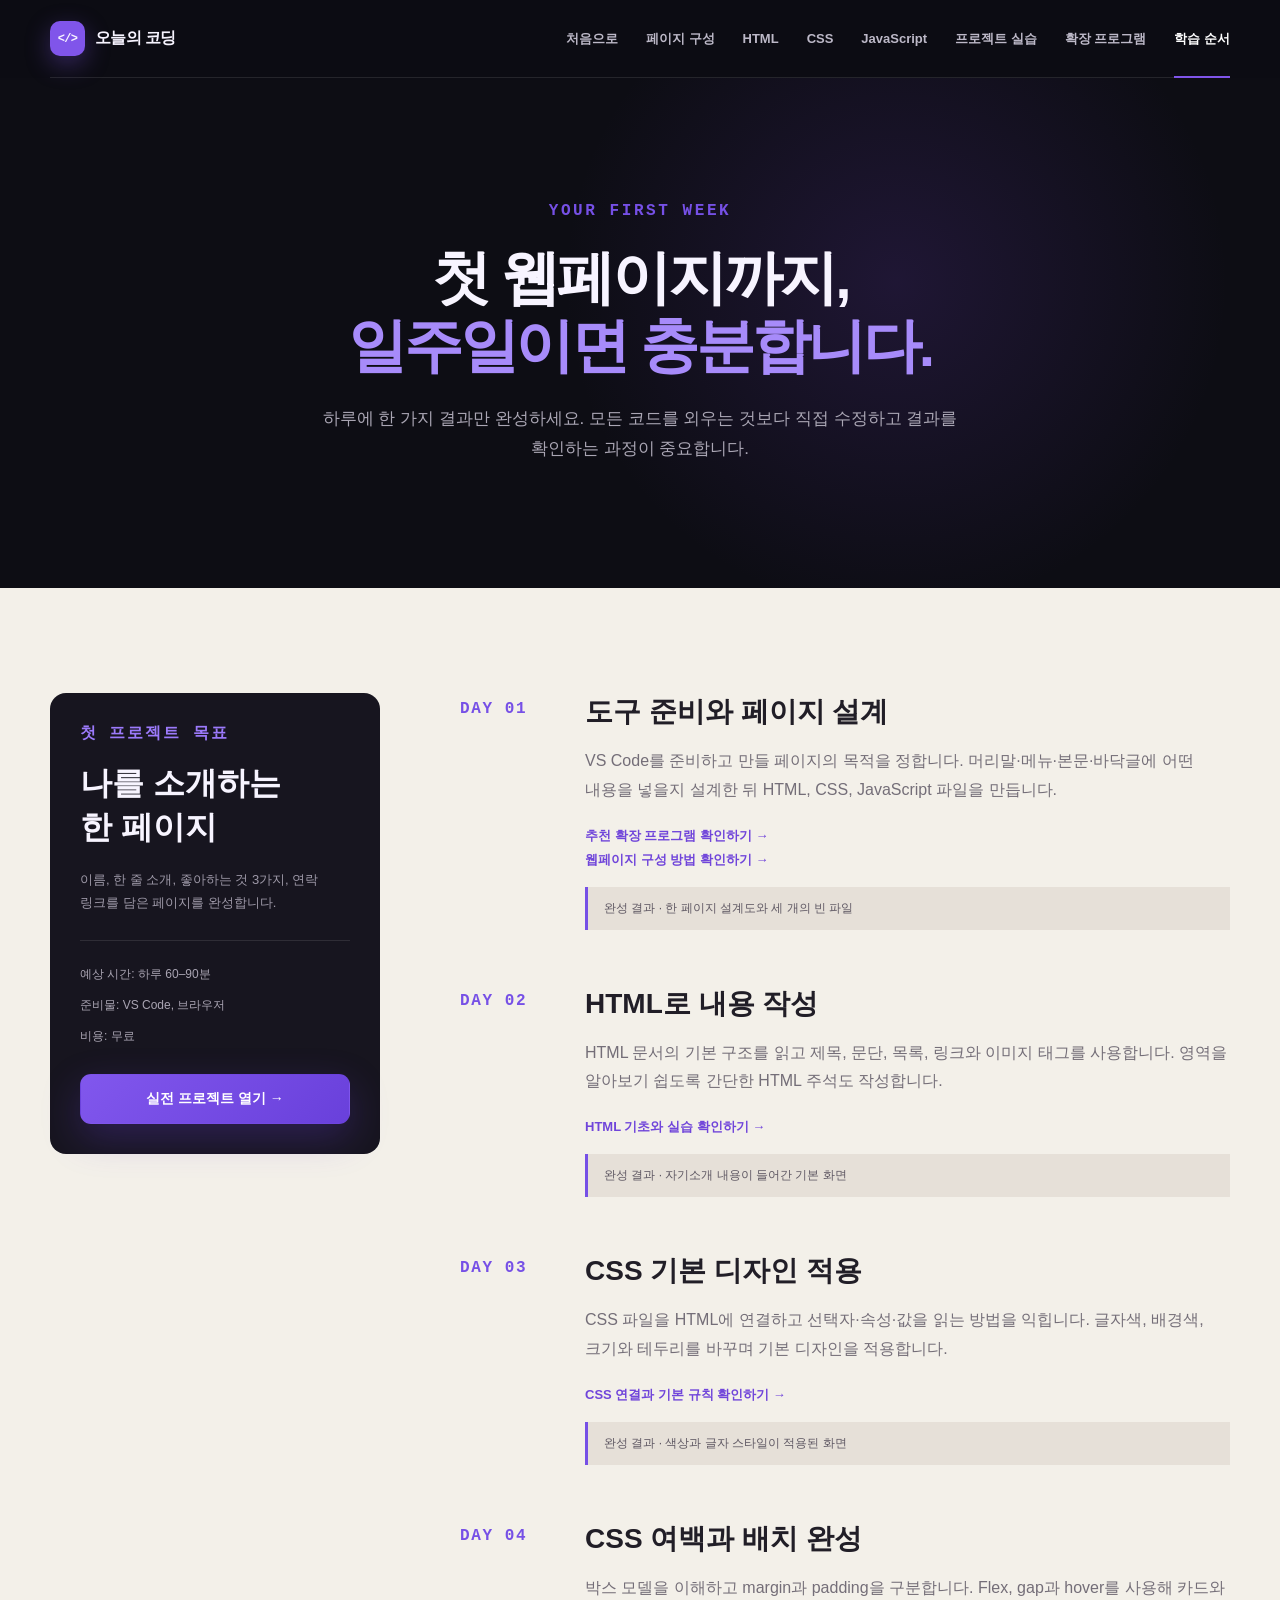
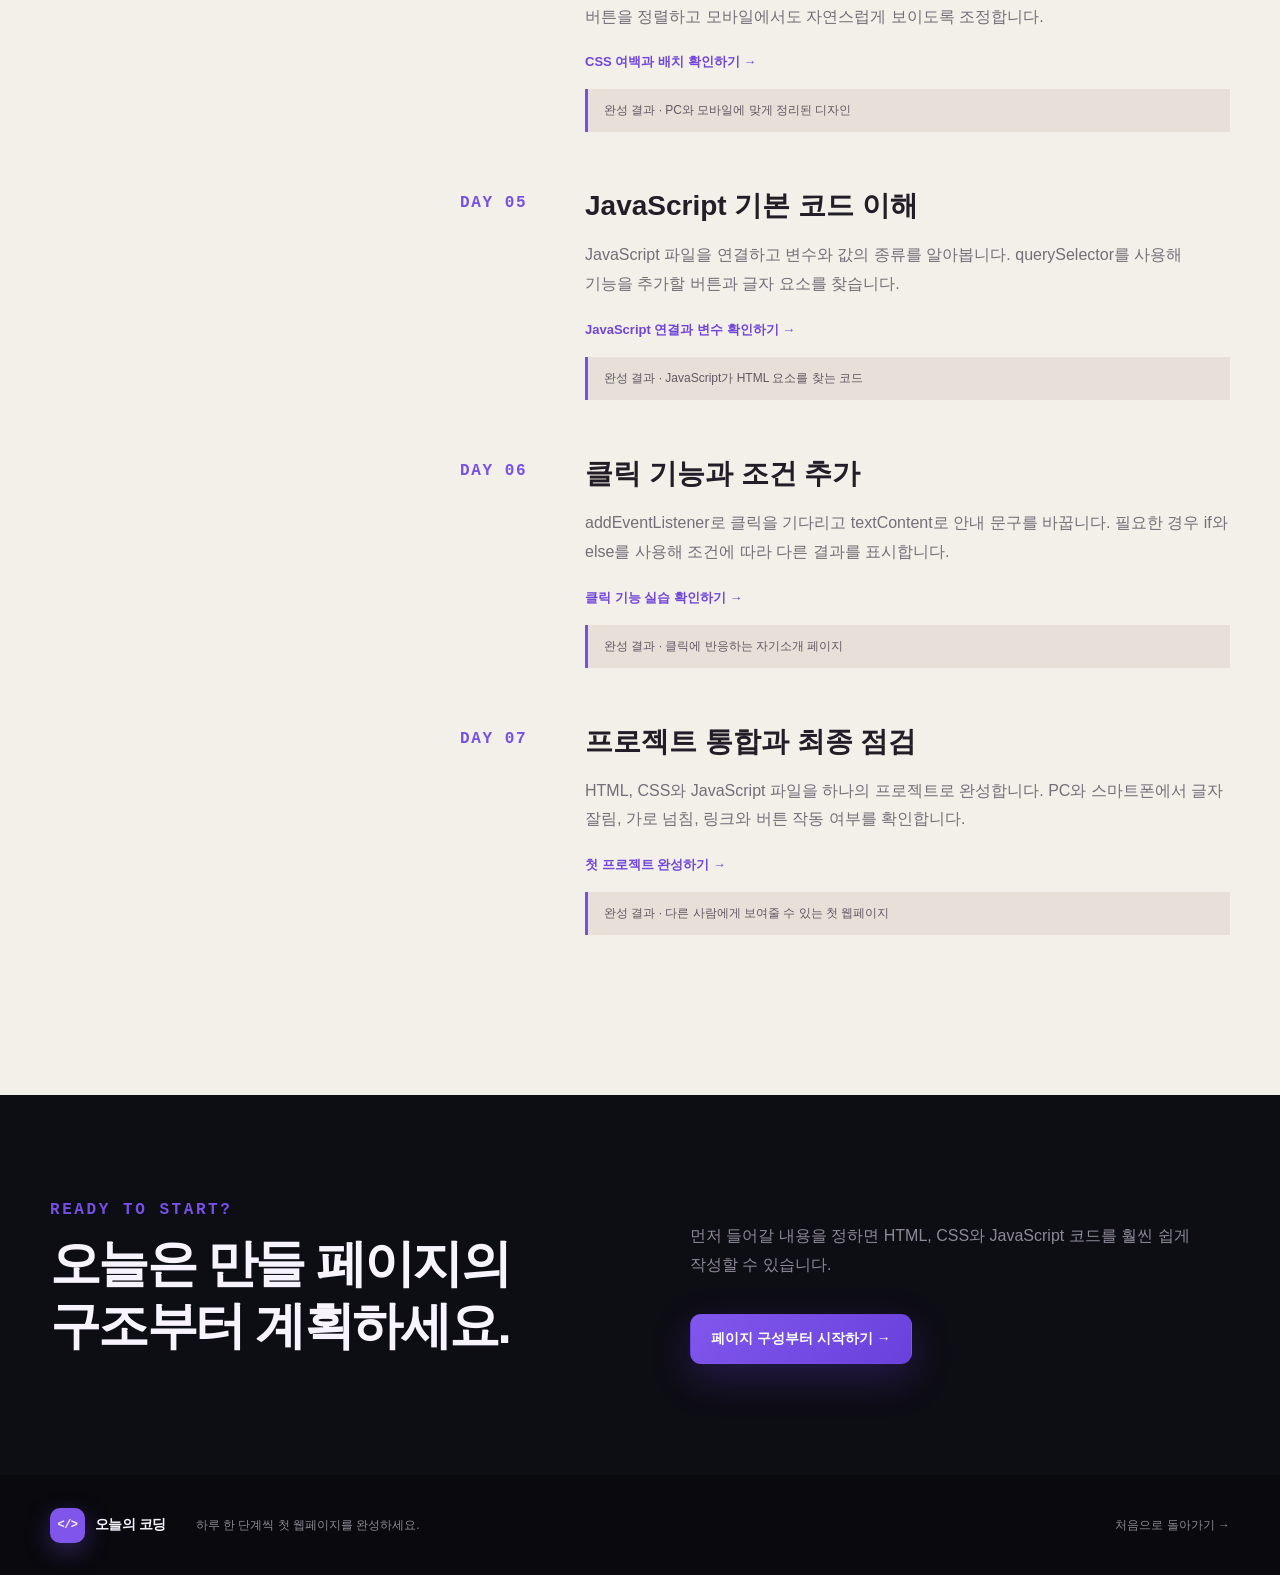
<file: roadmap.html>
<!doctype html>
<html lang="ko">
<head>
  <meta charset="UTF-8">
  <meta name="viewport" content="width=device-width, initial-scale=1.0">
  <meta name="description" content="첫 웹페이지를 완성하는 일주일 학습 순서">
  <title>일주일 학습 순서 | 오늘의 코딩</title>
  <link rel="stylesheet" href="styles.css">
</head>
<body data-page="roadmap">
  <header class="site-header solid"><nav class="nav container" aria-label="주요 메뉴"><a class="brand" href="index.html"><span class="brand-mark">&lt;/&gt;</span><span>오늘의 코딩</span></a><button class="menu-button" type="button" aria-label="메뉴 열기" aria-expanded="false">메뉴</button><div class="nav-links"><a data-nav="home" href="index.html">처음으로</a><a data-nav="structure" href="structure.html">페이지 구성</a><a data-nav="html" href="html.html">HTML</a><a data-nav="css" href="css.html">CSS</a><a data-nav="javascript" href="javascript.html">JavaScript</a><a data-nav="project" href="project.html">프로젝트 실습</a><a data-nav="extensions" href="extensions.html">확장 프로그램</a><a data-nav="roadmap" href="roadmap.html">학습 순서</a></div></nav></header>

  <main>
    <section class="roadmap-hero"><div class="container roadmap-title"><span class="kicker first-week-kicker">YOUR FIRST WEEK</span><h1>첫 웹페이지까지,<br><span>일주일이면 충분합니다.</span></h1><p>하루에 한 가지 결과만 완성하세요. 모든 코드를 외우는 것보다 직접 수정하고 결과를 확인하는 과정이 중요합니다.</p></div></section>

    <section class="section paper">
      <div class="container roadmap-layout">
        <aside class="goal-card"><span>첫 프로젝트 목표</span><h2>나를 소개하는<br>한 페이지</h2><p>이름, 한 줄 소개, 좋아하는 것 3가지, 연락 링크를 담은 페이지를 완성합니다.</p><ul><li>예상 시간: 하루 60–90분</li><li>준비물: VS Code, 브라우저</li><li>비용: 무료</li></ul><a class="button primary roadmap-project-link" href="project.html">실전 프로젝트 열기 →</a></aside>

        <ol class="week-list">
          <li><span class="day">DAY 01</span><div><h2>도구 준비와 페이지 설계</h2><p>VS Code를 준비하고 만들 페이지의 목적을 정합니다. 머리말·메뉴·본문·바닥글에 어떤 내용을 넣을지 설계한 뒤 HTML, CSS, JavaScript 파일을 만듭니다.</p><a class="inline-link" href="extensions.html">추천 확장 프로그램 확인하기 →</a><br><a class="inline-link" href="structure.html">웹페이지 구성 방법 확인하기 →</a><div class="day-result">완성 결과 · 한 페이지 설계도와 세 개의 빈 파일</div></div></li>
          <li><span class="day">DAY 02</span><div><h2>HTML로 내용 작성</h2><p>HTML 문서의 기본 구조를 읽고 제목, 문단, 목록, 링크와 이미지 태그를 사용합니다. 영역을 알아보기 쉽도록 간단한 HTML 주석도 작성합니다.</p><a class="inline-link" href="html.html">HTML 기초와 실습 확인하기 →</a><div class="day-result">완성 결과 · 자기소개 내용이 들어간 기본 화면</div></div></li>
          <li><span class="day">DAY 03</span><div><h2>CSS 기본 디자인 적용</h2><p>CSS 파일을 HTML에 연결하고 선택자·속성·값을 읽는 방법을 익힙니다. 글자색, 배경색, 크기와 테두리를 바꾸며 기본 디자인을 적용합니다.</p><a class="inline-link" href="css.html#connect">CSS 연결과 기본 규칙 확인하기 →</a><div class="day-result">완성 결과 · 색상과 글자 스타일이 적용된 화면</div></div></li>
          <li><span class="day">DAY 04</span><div><h2>CSS 여백과 배치 완성</h2><p>박스 모델을 이해하고 margin과 padding을 구분합니다. Flex, gap과 hover를 사용해 카드와 버튼을 정렬하고 모바일에서도 자연스럽게 보이도록 조정합니다.</p><a class="inline-link" href="css.html#box-model">CSS 여백과 배치 확인하기 →</a><div class="day-result">완성 결과 · PC와 모바일에 맞게 정리된 디자인</div></div></li>
          <li><span class="day">DAY 05</span><div><h2>JavaScript 기본 코드 이해</h2><p>JavaScript 파일을 연결하고 변수와 값의 종류를 알아봅니다. querySelector를 사용해 기능을 추가할 버튼과 글자 요소를 찾습니다.</p><a class="inline-link" href="javascript.html#connect-js">JavaScript 연결과 변수 확인하기 →</a><div class="day-result">완성 결과 · JavaScript가 HTML 요소를 찾는 코드</div></div></li>
          <li><span class="day">DAY 06</span><div><h2>클릭 기능과 조건 추가</h2><p>addEventListener로 클릭을 기다리고 textContent로 안내 문구를 바꿉니다. 필요한 경우 if와 else를 사용해 조건에 따라 다른 결과를 표시합니다.</p><a class="inline-link" href="javascript.html#flow">클릭 기능 실습 확인하기 →</a><div class="day-result">완성 결과 · 클릭에 반응하는 자기소개 페이지</div></div></li>
          <li><span class="day">DAY 07</span><div><h2>프로젝트 통합과 최종 점검</h2><p>HTML, CSS와 JavaScript 파일을 하나의 프로젝트로 완성합니다. PC와 스마트폰에서 글자 잘림, 가로 넘침, 링크와 버튼 작동 여부를 확인합니다.</p><a class="inline-link" href="project.html">첫 프로젝트 완성하기 →</a><div class="day-result">완성 결과 · 다른 사람에게 보여줄 수 있는 첫 웹페이지</div></div></li>
        </ol>
      </div>
    </section>

    <section class="section finish-section"><div class="container finish-grid"><div><span class="kicker">READY TO START?</span><h2>오늘은 만들 페이지의 구조부터 계획하세요.</h2></div><div><p>먼저 들어갈 내용을 정하면 HTML, CSS와 JavaScript 코드를 훨씬 쉽게 작성할 수 있습니다.</p><a class="button primary" href="structure.html">페이지 구성부터 시작하기 →</a></div></div></section>
  </main>

  <footer class="footer"><div class="container footer-row"><a class="brand" href="index.html"><span class="brand-mark">&lt;/&gt;</span><span>오늘의 코딩</span></a><p>하루 한 단계씩 첫 웹페이지를 완성하세요.</p><a href="index.html">처음으로 돌아가기 →</a></div></footer>
  <script src="script.js"></script>
</body>
</html>
</file>
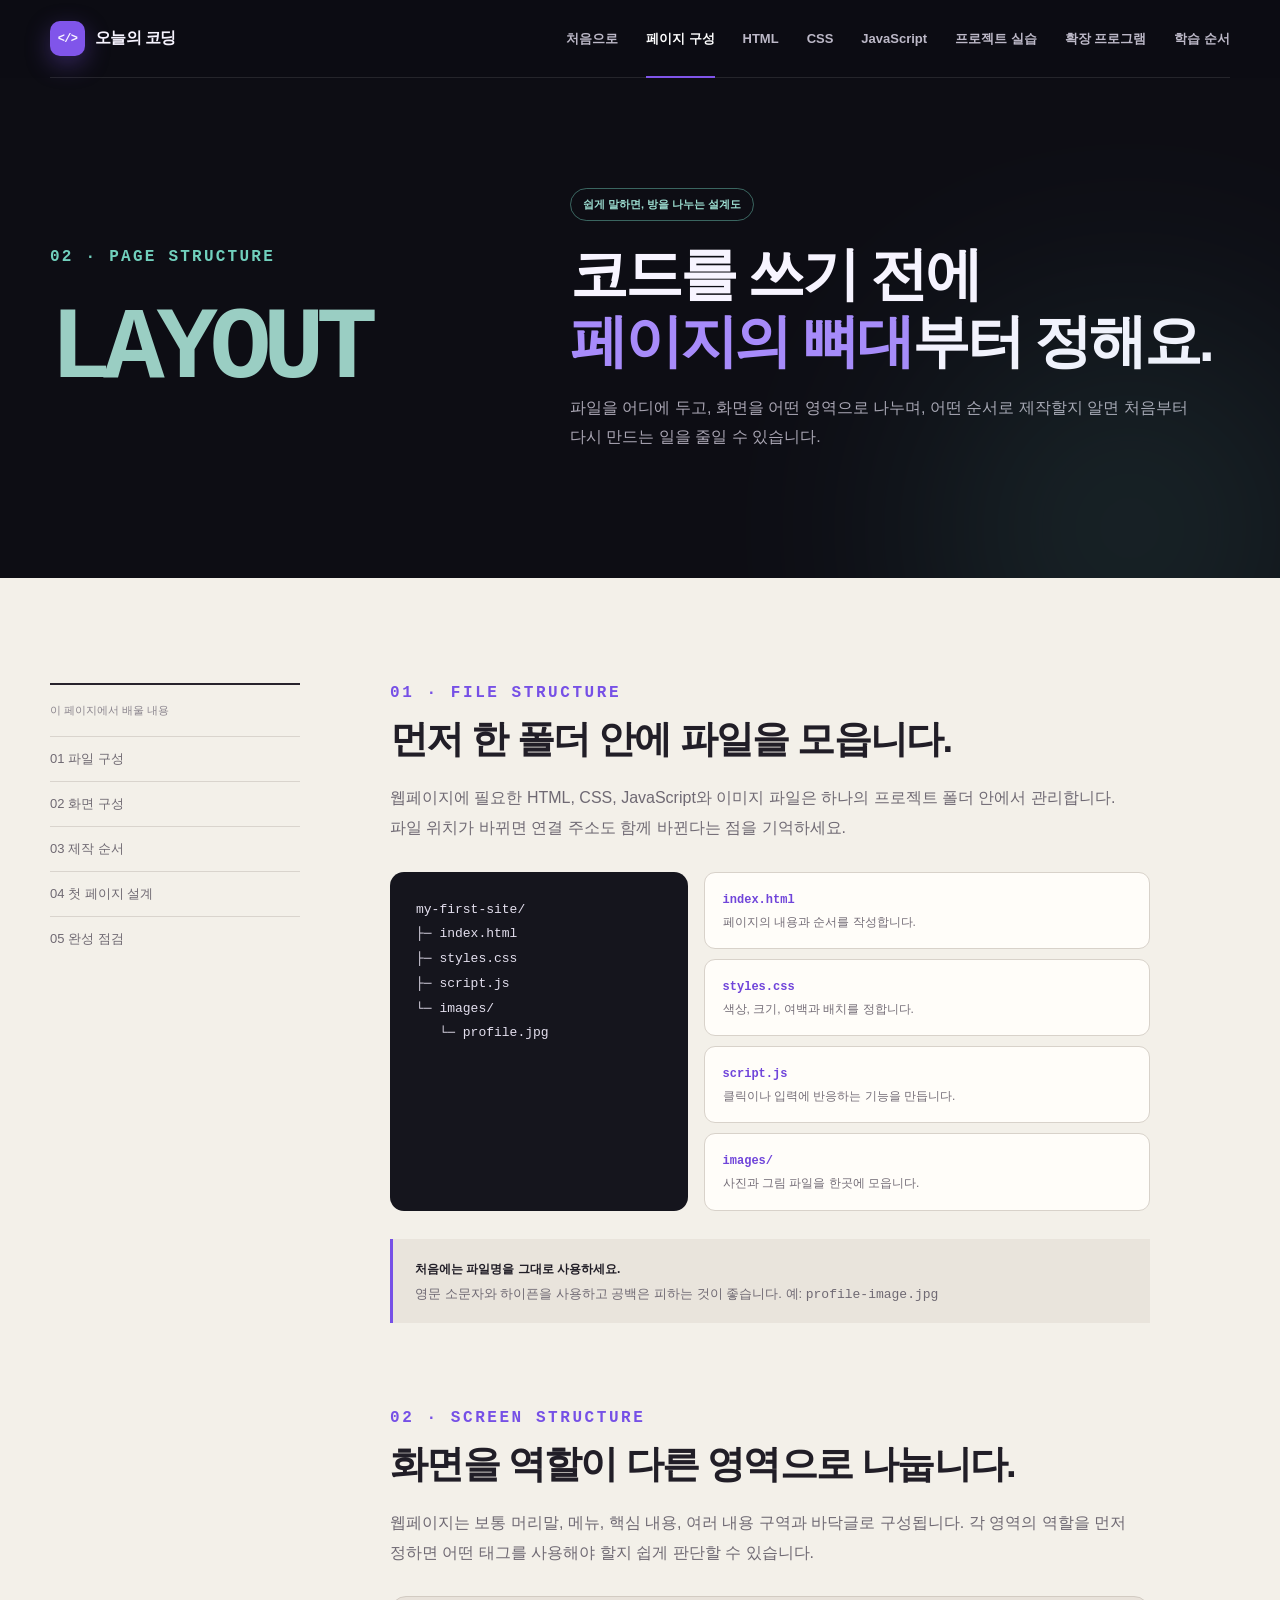
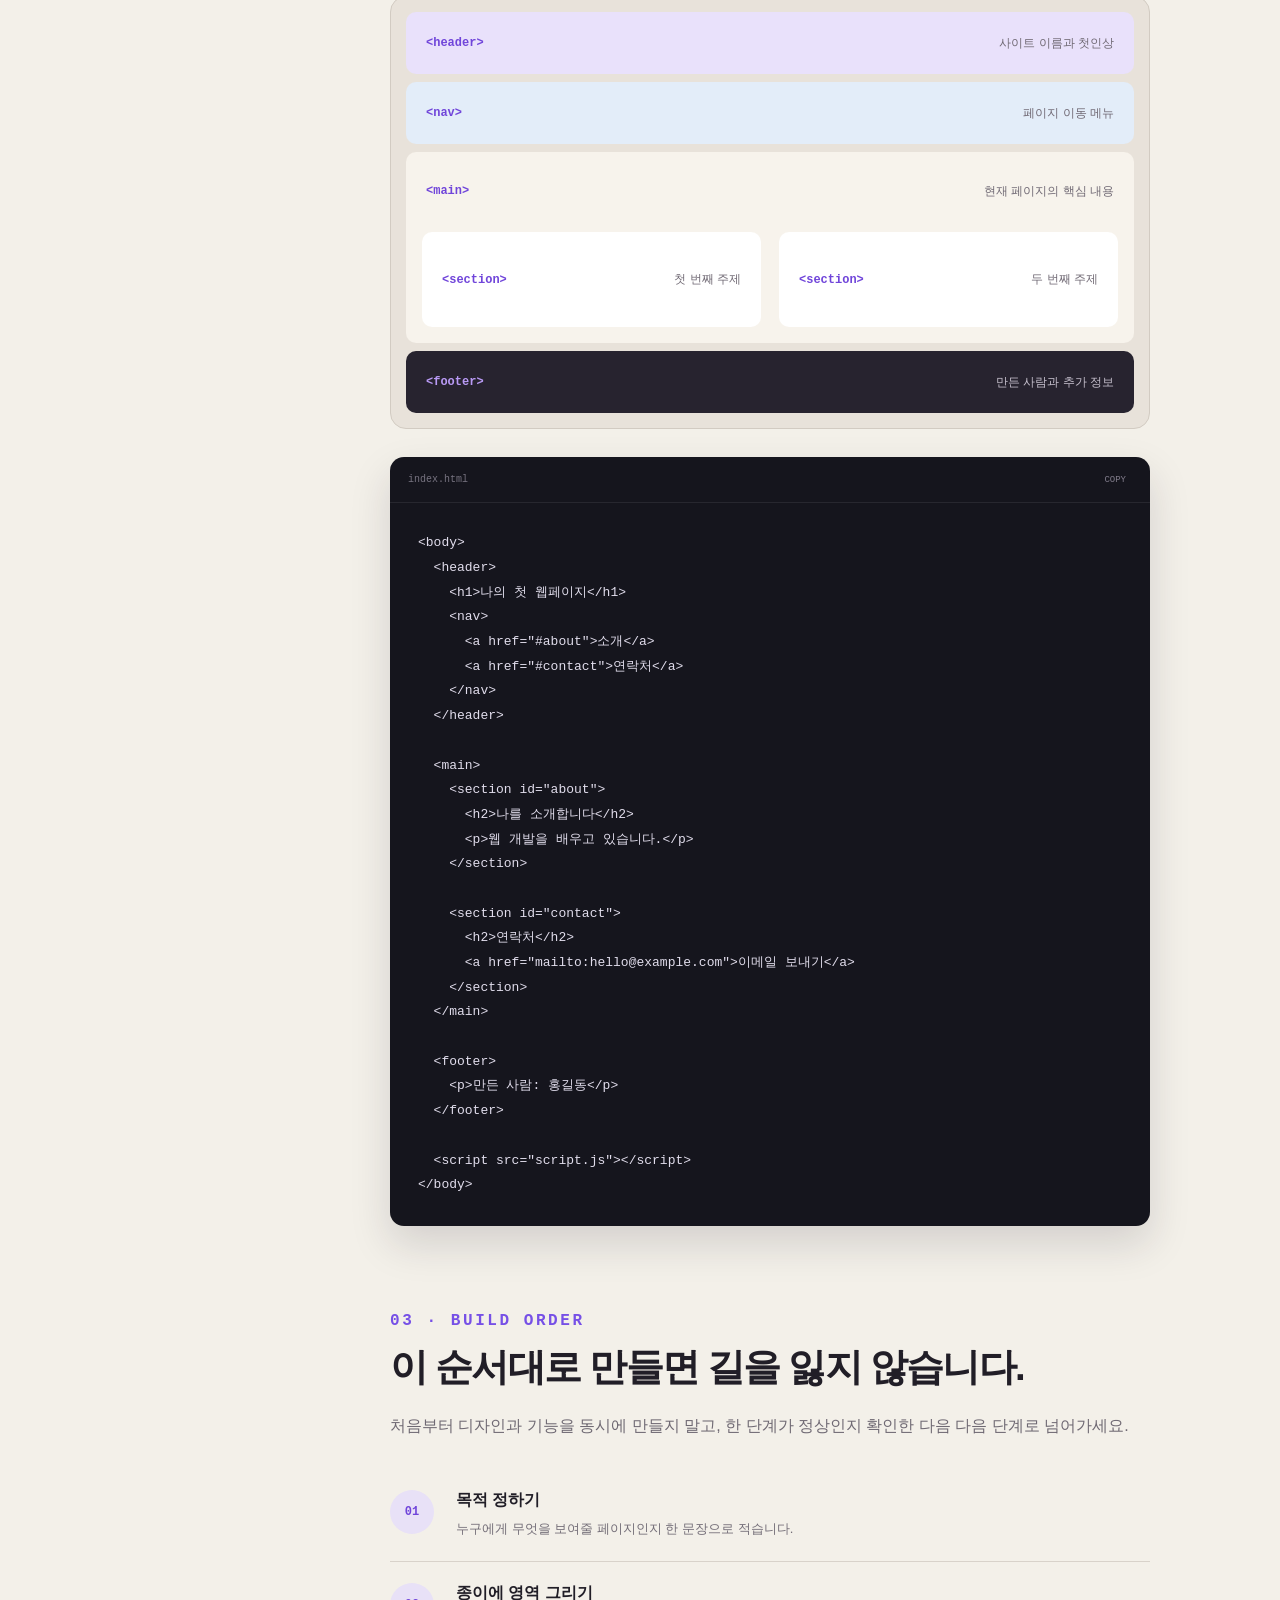
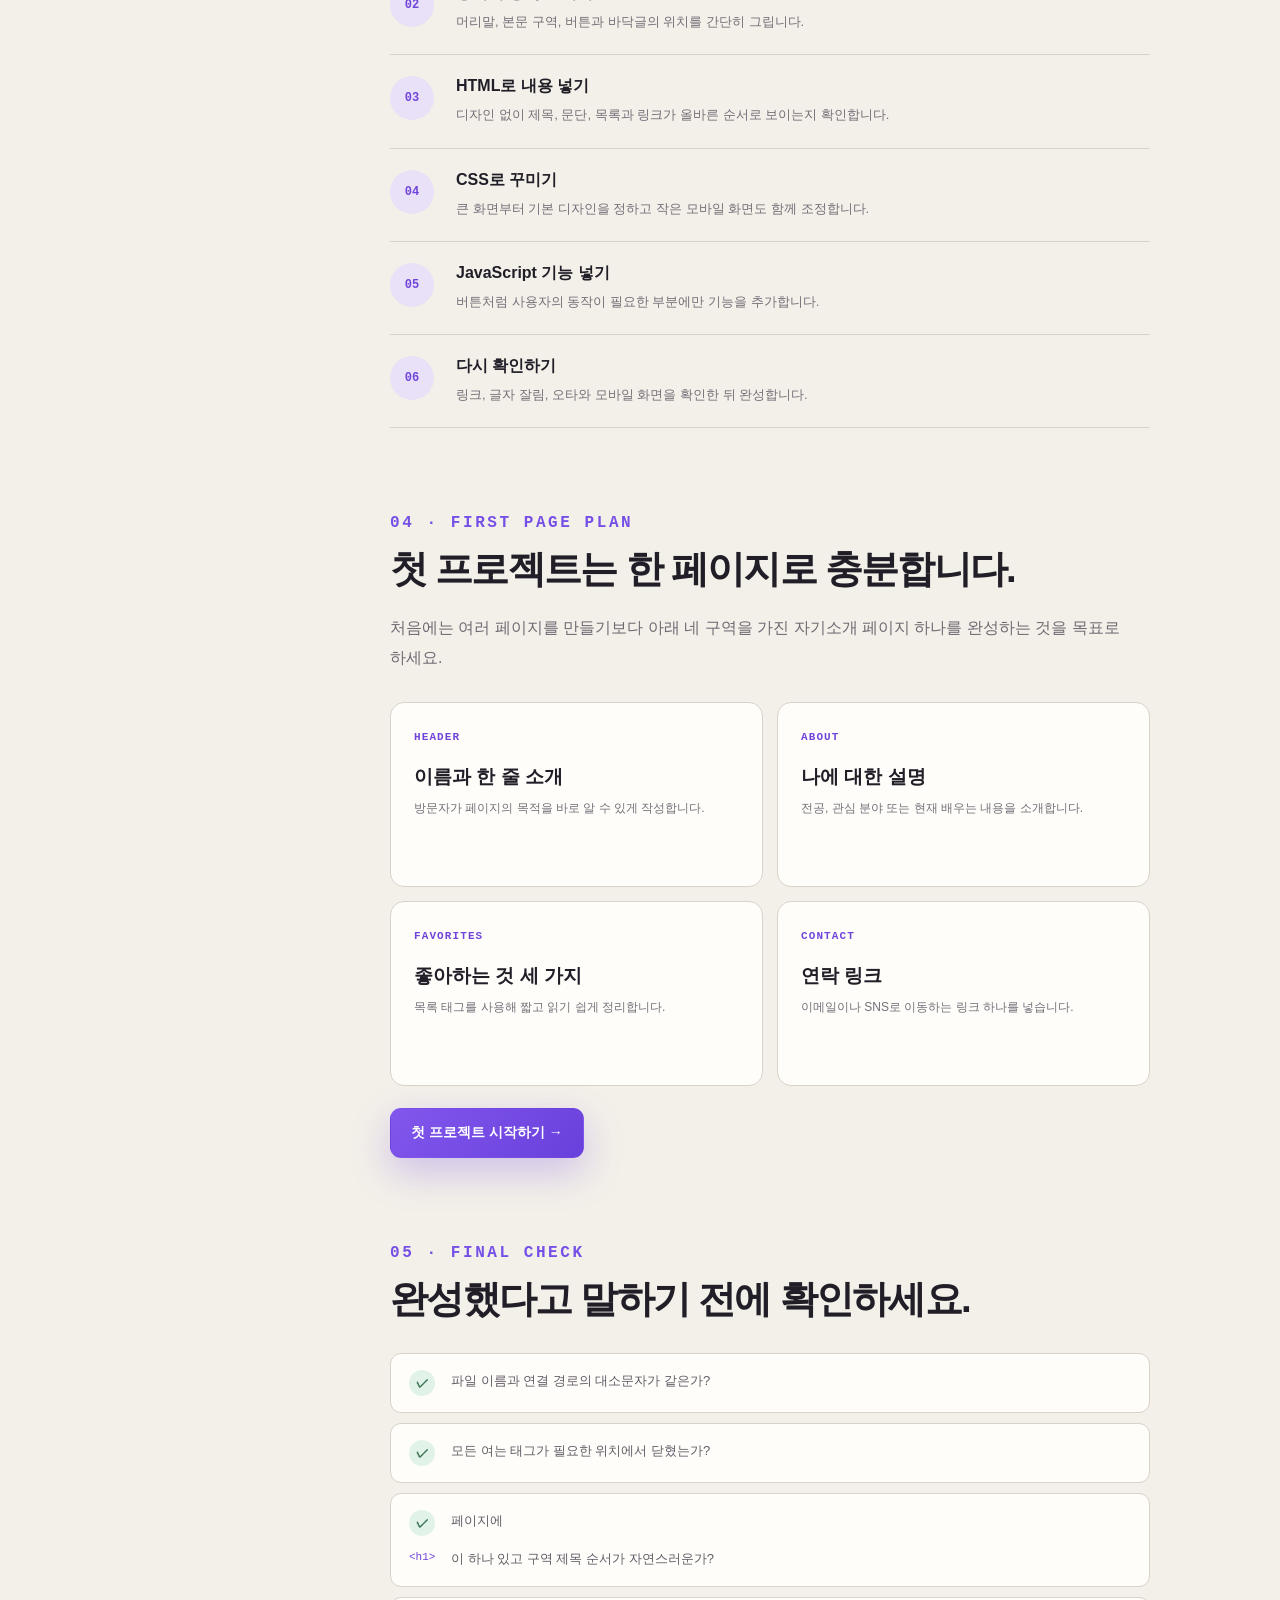
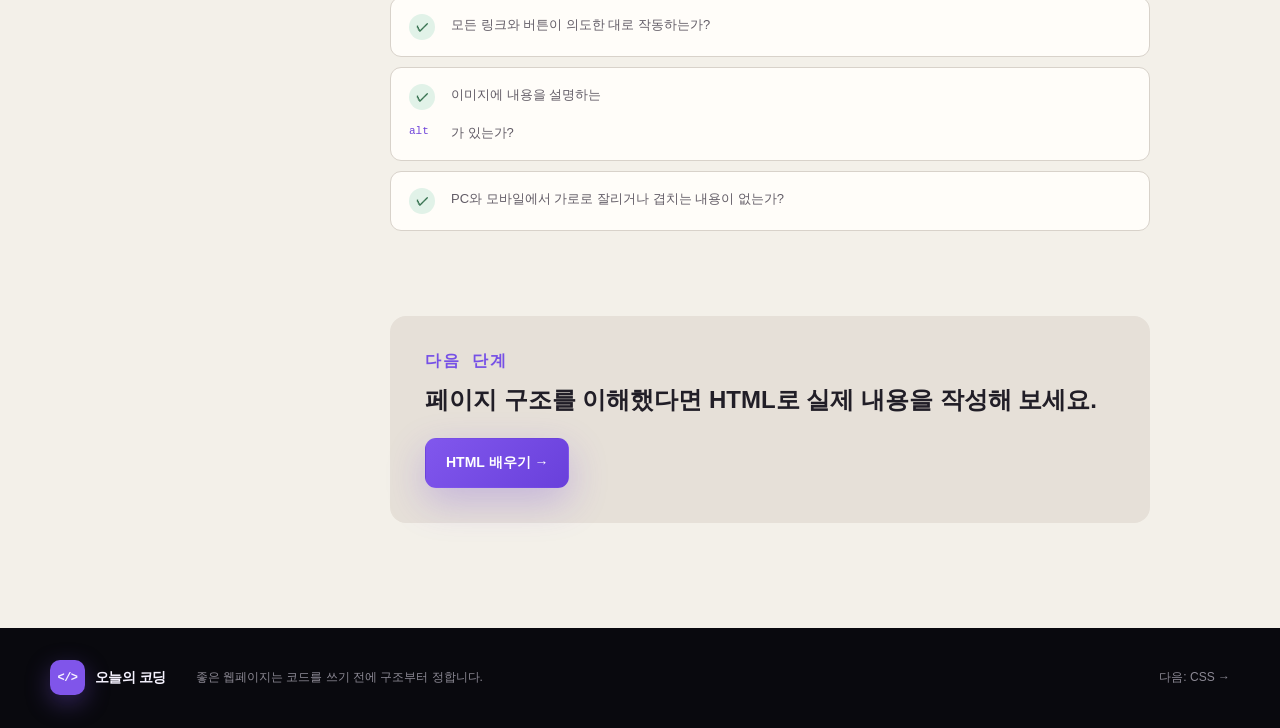
<file: structure.html>
<!doctype html>
<html lang="ko">
<head>
  <meta charset="UTF-8">
  <meta name="viewport" content="width=device-width, initial-scale=1.0">
  <meta name="description" content="초보자를 위한 웹페이지 파일 구성과 화면 구조 설명">
  <title>웹페이지 기본 구성 | 오늘의 코딩</title>
  <link rel="stylesheet" href="styles.css">
</head>
<body data-page="structure">
  <header class="site-header solid">
    <nav class="nav container" aria-label="주요 메뉴">
      <a class="brand" href="index.html"><span class="brand-mark">&lt;/&gt;</span><span>오늘의 코딩</span></a>
      <button class="menu-button" type="button" aria-label="메뉴 열기" aria-expanded="false">메뉴</button>
      <div class="nav-links">
        <a data-nav="home" href="index.html">처음으로</a>
        <a data-nav="structure" href="structure.html">페이지 구성</a>
        <a data-nav="html" href="html.html">HTML</a>
        <a data-nav="css" href="css.html">CSS</a>
        <a data-nav="javascript" href="javascript.html">JavaScript</a>
        <a data-nav="project" href="project.html">프로젝트 실습</a>
        <a data-nav="extensions" href="extensions.html">확장 프로그램</a>
        <a data-nav="roadmap" href="roadmap.html">학습 순서</a>
      </div>
    </nav>
  </header>

  <main>
    <section class="lesson-hero lesson-structure">
      <div class="container lesson-hero-grid">
        <div>
          <span class="lesson-index">02 · PAGE STRUCTURE</span>
          <span class="big-symbol">LAYOUT</span>
        </div>
        <div>
          <span class="analogy">쉽게 말하면, 방을 나누는 설계도</span>
          <h1>코드를 쓰기 전에<br><span>페이지의 뼈대</span>부터 정해요.</h1>
          <p>파일을 어디에 두고, 화면을 어떤 영역으로 나누며, 어떤 순서로 제작할지 알면 처음부터 다시 만드는 일을 줄일 수 있습니다.</p>
        </div>
      </div>
    </section>

    <section class="section paper lesson-content">
      <div class="container content-grid">
        <aside class="side-index">
          <span>이 페이지에서 배울 내용</span>
          <a href="#files">01 파일 구성</a>
          <a href="#screen">02 화면 구성</a>
          <a href="#order">03 제작 순서</a>
          <a href="#practice">04 첫 페이지 설계</a>
          <a href="#checklist">05 완성 점검</a>
        </aside>

        <div class="article">
          <section id="files">
            <span class="kicker">01 · FILE STRUCTURE</span>
            <h2>먼저 한 폴더 안에 파일을 모읍니다.</h2>
            <p>웹페이지에 필요한 HTML, CSS, JavaScript와 이미지 파일은 하나의 프로젝트 폴더 안에서 관리합니다. 파일 위치가 바뀌면 연결 주소도 함께 바뀐다는 점을 기억하세요.</p>

            <div class="file-structure-grid">
              <pre class="project-tree" aria-label="웹페이지 프로젝트 폴더 구조"><code>my-first-site/
├─ index.html
├─ styles.css
├─ script.js
└─ images/
   └─ profile.jpg</code></pre>
              <div class="file-role-list">
                <div><code>index.html</code><p>페이지의 내용과 순서를 작성합니다.</p></div>
                <div><code>styles.css</code><p>색상, 크기, 여백과 배치를 정합니다.</p></div>
                <div><code>script.js</code><p>클릭이나 입력에 반응하는 기능을 만듭니다.</p></div>
                <div><code>images/</code><p>사진과 그림 파일을 한곳에 모읍니다.</p></div>
              </div>
            </div>

            <div class="note">
              <b>처음에는 파일명을 그대로 사용하세요.</b>
              <p>영문 소문자와 하이픈을 사용하고 공백은 피하는 것이 좋습니다. 예: <code>profile-image.jpg</code></p>
            </div>
          </section>

          <section id="screen">
            <span class="kicker">02 · SCREEN STRUCTURE</span>
            <h2>화면을 역할이 다른 영역으로 나눕니다.</h2>
            <p>웹페이지는 보통 머리말, 메뉴, 핵심 내용, 여러 내용 구역과 바닥글로 구성됩니다. 각 영역의 역할을 먼저 정하면 어떤 태그를 사용해야 할지 쉽게 판단할 수 있습니다.</p>

            <div class="page-anatomy" aria-label="웹페이지 기본 영역 구조">
              <div class="anatomy-header"><code>&lt;header&gt;</code><span>사이트 이름과 첫인상</span></div>
              <div class="anatomy-nav"><code>&lt;nav&gt;</code><span>페이지 이동 메뉴</span></div>
              <div class="anatomy-main">
                <div><code>&lt;main&gt;</code><span>현재 페이지의 핵심 내용</span></div>
                <div class="anatomy-section"><code>&lt;section&gt;</code><span>첫 번째 주제</span></div>
                <div class="anatomy-section"><code>&lt;section&gt;</code><span>두 번째 주제</span></div>
              </div>
              <div class="anatomy-footer"><code>&lt;footer&gt;</code><span>만든 사람과 추가 정보</span></div>
            </div>

            <div class="code-block">
              <div class="code-title"><span>index.html</span><button class="copy-code" type="button">COPY</button></div>
              <pre><code>&lt;body&gt;
  &lt;header&gt;
    &lt;h1&gt;나의 첫 웹페이지&lt;/h1&gt;
    &lt;nav&gt;
      &lt;a href="#about"&gt;소개&lt;/a&gt;
      &lt;a href="#contact"&gt;연락처&lt;/a&gt;
    &lt;/nav&gt;
  &lt;/header&gt;

  &lt;main&gt;
    &lt;section id="about"&gt;
      &lt;h2&gt;나를 소개합니다&lt;/h2&gt;
      &lt;p&gt;웹 개발을 배우고 있습니다.&lt;/p&gt;
    &lt;/section&gt;

    &lt;section id="contact"&gt;
      &lt;h2&gt;연락처&lt;/h2&gt;
      &lt;a href="mailto:hello@example.com"&gt;이메일 보내기&lt;/a&gt;
    &lt;/section&gt;
  &lt;/main&gt;

  &lt;footer&gt;
    &lt;p&gt;만든 사람: 홍길동&lt;/p&gt;
  &lt;/footer&gt;

  &lt;script src="script.js"&gt;&lt;/script&gt;
&lt;/body&gt;</code></pre>
            </div>
          </section>

          <section id="order">
            <span class="kicker">03 · BUILD ORDER</span>
            <h2>이 순서대로 만들면 길을 잃지 않습니다.</h2>
            <p>처음부터 디자인과 기능을 동시에 만들지 말고, 한 단계가 정상인지 확인한 다음 다음 단계로 넘어가세요.</p>

            <ol class="build-order-list">
              <li><span>01</span><div><b>목적 정하기</b><p>누구에게 무엇을 보여줄 페이지인지 한 문장으로 적습니다.</p></div></li>
              <li><span>02</span><div><b>종이에 영역 그리기</b><p>머리말, 본문 구역, 버튼과 바닥글의 위치를 간단히 그립니다.</p></div></li>
              <li><span>03</span><div><b>HTML로 내용 넣기</b><p>디자인 없이 제목, 문단, 목록과 링크가 올바른 순서로 보이는지 확인합니다.</p></div></li>
              <li><span>04</span><div><b>CSS로 꾸미기</b><p>큰 화면부터 기본 디자인을 정하고 작은 모바일 화면도 함께 조정합니다.</p></div></li>
              <li><span>05</span><div><b>JavaScript 기능 넣기</b><p>버튼처럼 사용자의 동작이 필요한 부분에만 기능을 추가합니다.</p></div></li>
              <li><span>06</span><div><b>다시 확인하기</b><p>링크, 글자 잘림, 오타와 모바일 화면을 확인한 뒤 완성합니다.</p></div></li>
            </ol>
          </section>

          <section id="practice">
            <span class="kicker">04 · FIRST PAGE PLAN</span>
            <h2>첫 프로젝트는 한 페이지로 충분합니다.</h2>
            <p>처음에는 여러 페이지를 만들기보다 아래 네 구역을 가진 자기소개 페이지 하나를 완성하는 것을 목표로 하세요.</p>

            <div class="first-page-plan">
              <article><span>HEADER</span><h3>이름과 한 줄 소개</h3><p>방문자가 페이지의 목적을 바로 알 수 있게 작성합니다.</p></article>
              <article><span>ABOUT</span><h3>나에 대한 설명</h3><p>전공, 관심 분야 또는 현재 배우는 내용을 소개합니다.</p></article>
              <article><span>FAVORITES</span><h3>좋아하는 것 세 가지</h3><p>목록 태그를 사용해 짧고 읽기 쉽게 정리합니다.</p></article>
              <article><span>CONTACT</span><h3>연락 링크</h3><p>이메일이나 SNS로 이동하는 링크 하나를 넣습니다.</p></article>
            </div>
            <a class="button primary structure-project-button" href="project.html">첫 프로젝트 시작하기 →</a>
          </section>

          <section id="checklist">
            <span class="kicker">05 · FINAL CHECK</span>
            <h2>완성했다고 말하기 전에 확인하세요.</h2>
            <ul class="page-checklist">
              <li><span>✓</span>파일 이름과 연결 경로의 대소문자가 같은가?</li>
              <li><span>✓</span>모든 여는 태그가 필요한 위치에서 닫혔는가?</li>
              <li><span>✓</span>페이지에 <code>&lt;h1&gt;</code>이 하나 있고 구역 제목 순서가 자연스러운가?</li>
              <li><span>✓</span>모든 링크와 버튼이 의도한 대로 작동하는가?</li>
              <li><span>✓</span>이미지에 내용을 설명하는 <code>alt</code>가 있는가?</li>
              <li><span>✓</span>PC와 모바일에서 가로로 잘리거나 겹치는 내용이 없는가?</li>
            </ul>
          </section>

          <div class="next-lesson">
            <span>다음 단계</span>
            <h3>페이지 구조를 이해했다면 HTML로 실제 내용을 작성해 보세요.</h3>
            <a class="button primary" href="html.html">HTML 배우기 →</a>
          </div>
        </div>
      </div>
    </section>
  </main>

  <footer class="footer">
    <div class="container footer-row">
      <a class="brand" href="index.html"><span class="brand-mark">&lt;/&gt;</span><span>오늘의 코딩</span></a>
      <p>좋은 웹페이지는 코드를 쓰기 전에 구조부터 정합니다.</p>
      <a href="css.html">다음: CSS →</a>
    </div>
  </footer>
  <script src="script.js"></script>
</body>
</html>
</file>
<file: styles.css>
:root {
  --bg: #0b0b11;
  --surface: #15151f;
  --paper: #f3f0e9;
  --paper-2: #e9e4dc;
  --ink: #f7f4ff;
  --text: #211e27;
  --muted: #aaa6b4;
  --purple: #8055ea;
  --blue: #68a0ff;
  --coral: #ff8b6a;
  --yellow: #f6d463;
  --line: rgba(255,255,255,.1);
  --max: 1180px;
}

* { box-sizing: border-box; }
html { scroll-behavior: smooth; }
body { margin: 0; background: var(--bg); color: var(--ink); font-family: Arial, "Malgun Gothic", "Noto Sans KR", sans-serif; word-break: keep-all; }
a { color: inherit; text-decoration: none; }
button { color: inherit; font: inherit; }
img, iframe { max-width: 100%; }
.container { width: min(var(--max), calc(100% - 56px)); margin: 0 auto; }
.hero-grid > *, .lesson-hero-grid > *, .content-grid > *, .roadmap-layout > *, .cta-grid > *, .finish-grid > * { min-width: 0; }

.site-header { position: absolute; z-index: 20; width: 100%; }
.site-header.solid { position: relative; background: #0c0c13; }
.nav { position: relative; height: 78px; display: flex; align-items: center; justify-content: space-between; border-bottom: 1px solid var(--line); }
.brand { display: inline-flex; align-items: center; gap: 10px; font-weight: 800; letter-spacing: -.04em; }
.brand-mark { width: 35px; height: 35px; display: grid; place-items: center; border-radius: 10px; background: var(--purple); font: 800 12px monospace; box-shadow: 0 8px 24px rgba(128,85,234,.35); }
.nav-links { display: flex; align-items: center; gap: 28px; color: #bdb9c8; font-size: 13px; font-weight: 700; }
.nav-links a { position: relative; padding: 29px 0; }
.nav-links a:hover, .nav-links a.active { color: #fff; }
.nav-links a.active::after { content: ""; position: absolute; right: 0; bottom: -1px; left: 0; height: 2px; background: var(--purple); }
.menu-button { display: none; border: 1px solid var(--line); border-radius: 8px; background: transparent; padding: 8px 11px; font-size: 12px; cursor: pointer; }

.hero { min-height: 780px; position: relative; overflow: hidden; display: flex; align-items: center; padding: 150px 0 90px; background: radial-gradient(circle at 70% 40%, rgba(91,53,159,.25), transparent 32%), #0c0c13; }
.hero::before { content: ""; position: absolute; inset: 0; opacity: .12; background-image: linear-gradient(rgba(255,255,255,.08) 1px, transparent 1px), linear-gradient(90deg,rgba(255,255,255,.08) 1px,transparent 1px); background-size: 54px 54px; mask-image: linear-gradient(to right,#000,transparent 75%); }
.hero-grid { position: relative; z-index: 1; display: grid; grid-template-columns: 1.05fr .95fr; gap: 76px; align-items: center; }
.eyebrow { color: #d0c2ff; font-size: 14px; font-weight: 700; }
.eyebrow::before { content: ""; display: inline-block; width: 7px; height: 7px; margin-right: 8px; border-radius: 50%; background: #9d75ff; box-shadow: 0 0 18px #9d75ff; }
h1 { margin: 24px 0; font-size: clamp(42px,4.6vw,68px); line-height: 1.15; letter-spacing: -.055em; }
.hero h1 span, .lesson-hero h1 span, .roadmap-title h1 span { color: #a78bfa; }
.hero-copy > p { max-width: 610px; color: var(--muted); font-size: 18px; line-height: 1.8; }
.button-row { display: flex; gap: 14px; margin-top: 34px; }
.button { display: inline-flex; align-items: center; justify-content: center; gap: 16px; padding: 15px 20px; border: 1px solid transparent; border-radius: 11px; font-size: 14px; font-weight: 800; transition: .2s ease; cursor: pointer; }
.button.primary { background: linear-gradient(135deg,#8157ed,#6940db); color: #fff; box-shadow: 0 14px 38px rgba(109,63,224,.27); }
.button.primary:hover { transform: translateY(-2px); box-shadow: 0 18px 44px rgba(109,63,224,.4); }
.button.ghost { border-color: var(--line); color: #d6d2df; }
.button.ghost:hover { border-color: #7650e6; background: rgba(118,80,230,.1); }
.trust-row { display: flex; gap: 18px; margin-top: 30px; color: #817e8a; font-size: 12px; }

.browser-card { overflow: hidden; border: 1px solid rgba(255,255,255,.13); border-radius: 20px; background: rgba(17,17,26,.95); box-shadow: 0 34px 100px rgba(0,0,0,.48),0 0 0 8px rgba(255,255,255,.018); transform: none; }
.window-bar { height: 48px; display: flex; align-items: center; gap: 14px; padding: 0 16px; background: #1b1b25; border-bottom: 1px solid var(--line); color: #74717e; font-size: 11px; }
.window-bar > span { flex: 1; text-align: center; }
.window-dots { display: flex; gap: 6px; }
.window-dots i { width: 8px; height: 8px; border-radius: 50%; background: #ec6a5f; }
.window-dots i:nth-child(2) { background: #e5bd4e; }
.window-dots i:nth-child(3) { background: #61c454; }
.mini-code { margin: 0; padding: 28px 30px 24px; color: #d5d1e0; font: 12px/1.9 Consolas,monospace; }
.mini-code .code-tag { color: #f08b79; }
.mini-code .button-tag { color: #79a6ff; }
.editable-code { display: inline; min-width: 2ch; padding: 2px 4px; border-radius: 4px; color: #f5f1ff; background: rgba(128,85,234,.14); outline: 1px dashed rgba(167,139,250,.45); cursor: text; }
.editable-code:hover, .editable-code:focus { background: rgba(128,85,234,.26); outline-color: #a78bfa; }
.editable-code.invalid { color: #ffb2a0; background: rgba(215,75,47,.2); outline-color: #ff8b6a; }
.arrow-label { min-height: 56px; display: flex; align-items: center; justify-content: center; gap: 12px; border-top: 1px dashed var(--line); color: #746f80; font-size: 10px; letter-spacing: .1em; }
.arrow-label button { padding: 8px 14px; border: 1px solid rgba(167,139,250,.45); border-radius: 8px; background: rgba(118,80,230,.15); color: #cdbfff; font: 800 10px Consolas,monospace; letter-spacing: .08em; cursor: pointer; transition: .2s ease; }
.arrow-label button:hover, .arrow-label button:focus-visible { border-color: #a78bfa; background: #7650e6; color: #fff; }
.result-card { min-height: 225px; margin: 0 18px 18px; padding: 28px; display: flex; flex-direction: column; align-items: center; justify-content: center; border-radius: 12px; background: linear-gradient(145deg,#f7f5ff,#e7e3f7); color: #1c1927; text-align: center; }
.result-card.updated { animation: preview-update .45s ease; }
.result-card small { align-self: flex-start; margin-bottom: auto; color: #777184; }
.result-card h2 { margin: 10px 0 6px; font-size: 30px; }
.result-card p { margin: 0 0 18px; color: #746f7f; font-size: 13px; }
.result-card button, .result-example button { padding: 10px 17px; border: 0; border-radius: 8px; background: #7650e6; color: #fff; font-size: 12px; font-weight: 700; cursor: pointer; }
@keyframes preview-update { 0% { transform: scale(.985); box-shadow: 0 0 0 rgba(118,80,230,0); } 55% { box-shadow: 0 0 0 5px rgba(118,80,230,.18); } 100% { transform: scale(1); box-shadow: 0 0 0 rgba(118,80,230,0); } }

.role-strip { min-height: 106px; background: var(--paper); color: var(--text); border-bottom: 1px solid #ded9cf; }
.role-row { min-height: 106px; display: flex; align-items: center; justify-content: center; gap: 16px; }
.role-row p { margin-right: 20px; color: #69646d; font-size: 13px; }
.role-row a { display: flex; align-items: center; gap: 8px; font-size: 13px; }
.role-row i { color: #aaa4ad; font-style: normal; }
.role-row strong { color: #6e44d7; font-size: 14px; }
.tag { padding: 6px 9px; border-radius: 6px; font: 800 11px monospace; }
.tag-html { background: #ffd7ca; color: #9a351a; }
.tag-css { background: #cfe0ff; color: #234c9a; }
.tag-js { background: #fff1af; color: #735c00; }

.section { padding: 105px 0; }
.paper { background: var(--paper); color: var(--text); }
.section-heading { max-width: 720px; margin-bottom: 50px; }
.kicker { color: #7650e6; font: 800 16px Consolas,monospace; letter-spacing: .16em; }
.section-heading h2, .cta-grid h2, .finish-grid h2 { margin: 14px 0; font-size: clamp(34px,4vw,52px); line-height: 1.2; letter-spacing: -.05em; }
.section-heading p { color: #77717b; line-height: 1.7; }
.language-cards { display: grid; grid-template-columns: repeat(3,1fr); gap: 18px; }
.language-card { position: relative; min-height: 330px; padding: 34px; border: 1px solid #d9d4cd; border-radius: 18px; background: #fffdf9; transition: .2s ease; }
.language-card:hover { transform: translateY(-6px); box-shadow: 0 18px 45px rgba(36,29,52,.12); }
.language-card::before { content: ""; position: absolute; inset: 0 0 auto; height: 4px; border-radius: 18px 18px 0 0; background: var(--card-color); }
.html-card { --card-color: var(--coral); }
.css-card { --card-color: var(--blue); }
.js-card { --card-color: var(--yellow); }
.card-number { float: right; color: #aaa4ad; font: 700 16px monospace; }
.language-icon { width: 52px; height: 52px; display: grid; place-items: center; border-radius: 14px; background: color-mix(in srgb,var(--card-color) 18%,white); color: color-mix(in srgb,var(--card-color) 78%,black); font: 800 15px monospace; }
.language-card h3 { margin: 30px 0 10px; font-size: 28px; }
.language-card p { min-height: 82px; color: #77717b; font-size: 14px; line-height: 1.8; }
.language-card > b { color: color-mix(in srgb,var(--card-color) 75%,black); font-size: 13px; }
.structure-entry { display: grid; grid-template-columns: 1.1fr .9fr; gap: 42px; align-items: center; margin-top: 28px; padding: 36px; border: 1px solid #d3ccc2; border-radius: 18px; background: #e7e1d9; }
.structure-entry h3 { margin: 13px 0 10px; font-size: 28px; line-height: 1.35; letter-spacing: -.035em; }
.structure-entry p { margin: 0; color: #706974; font-size: 14px; line-height: 1.8; }
.structure-entry .button { margin-top: 22px; }
.mini-page-structure { overflow: hidden; padding: 13px; border: 1px solid #cfc6d9; border-radius: 14px; background: #fffdf9; box-shadow: 0 16px 36px rgba(36,29,52,.1); }
.mini-page-structure > div { display: flex; align-items: center; justify-content: space-between; gap: 15px; min-height: 50px; padding: 12px 15px; border-bottom: 1px solid #e3ddd5; color: #6f6874; font-size: 12px; }
.mini-page-structure > div:last-child { border-bottom: 0; }
.mini-page-structure code { color: #7045da; font: 800 11px Consolas,monospace; }
.mini-page-structure .mini-main { min-height: 112px; align-items: flex-start; background: #f1ecfa; }
.dark-cta { background: #0d0d14; }
.cta-grid, .finish-grid { display: grid; grid-template-columns: 1fr 1fr; gap: 100px; align-items: center; }
.cta-grid p, .finish-grid p { color: #8e8998; line-height: 1.8; }
.cta-grid .button, .finish-grid .button { margin-top: 18px; }

.lesson-hero { min-height: 500px; display: flex; align-items: center; position: relative; overflow: hidden; background: #0d0d14; }
.lesson-hero::after { content: ""; position: absolute; width: 420px; height: 420px; right: -60px; bottom: -160px; border-radius: 50%; background: var(--lesson-color); filter: blur(120px); opacity: .12; }
.lesson-html { --lesson-color: var(--coral); }
.lesson-structure { --lesson-color: #71d0bd; }
.lesson-css { --lesson-color: var(--blue); }
.lesson-js { --lesson-color: var(--yellow); }
.lesson-tools { --lesson-color: #a78bfa; }
.lesson-project { --lesson-color: #b99af5; }
.lesson-hero-grid { display: grid; grid-template-columns: .8fr 1.2fr; gap: 80px; align-items: center; }
.lesson-index { display: block; margin-bottom: 26px; color: var(--lesson-color); font: 800 16px Consolas,monospace; letter-spacing: .14em; }
.big-symbol { display: block; color: color-mix(in srgb,var(--lesson-color) 60%,white); font: 800 clamp(60px,8vw,115px) Consolas,monospace; letter-spacing: -.08em; opacity: .9; }
.analogy { display: inline-block; padding: 8px 12px; border: 1px solid color-mix(in srgb,var(--lesson-color) 45%,transparent); border-radius: 999px; color: color-mix(in srgb,var(--lesson-color) 70%,white); font-size: 11px; font-weight: 800; }
.lesson-hero h1 { margin: 20px 0; font-size: clamp(38px,4.5vw,60px); }
.lesson-hero p { max-width: 650px; color: #aaa6b4; line-height: 1.8; }

.content-grid { display: grid; grid-template-columns: 250px 1fr; gap: 90px; }
.side-index { position: sticky; top: 30px; align-self: start; display: flex; flex-direction: column; border-top: 2px solid #27232c; }
.side-index span { padding: 18px 0; color: #8b858e; font-size: 11px; }
.side-index a { padding: 13px 0; border-top: 1px solid #d9d4cd; color: #6f6972; font-size: 13px; }
.side-index a:hover { color: #7045da; }
.article { width: 100%; min-width: 0; max-width: 760px; }
.article > section { padding-bottom: 85px; scroll-margin-top: 35px; }
.article h2 { margin: 12px 0 18px; font-size: clamp(30px,3vw,42px); letter-spacing: -.045em; }
.article > section > p { color: #6f6973; font-size: 16px; line-height: 1.9; }
.article code { font-family: Consolas,monospace; }
.note { margin-top: 28px; padding: 20px 22px; border-left: 3px solid #7650e6; background: #e9e4dc; }
.note b { font-size: 12px; }
.note p { margin: 7px 0 0; color: #6f6973; font-size: 13px; }
.comment-guide { display: grid; grid-template-columns: .9fr 1.1fr; gap: 18px; align-items: stretch; margin-top: 18px; padding: 20px; border: 1px solid #d8d2ca; border-radius: 13px; background: #fffdf9; }
.comment-guide > div { display: flex; flex-direction: column; justify-content: center; }
.comment-guide span { margin-bottom: 13px; color: #7045da; font: 800 11px Consolas,monospace; letter-spacing: .1em; }
.comment-guide b { font-size: 15px; }
.comment-guide p { margin: 8px 0 0; color: #746e78; font-size: 12px; line-height: 1.7; }
.comment-guide pre { margin: 0; padding: 18px; overflow-x: auto; border-radius: 10px; background: #15151d; color: #d7d3e0; font: 12px/1.8 Consolas,monospace; }
.concept-diagram { display: grid; grid-template-columns: auto 1fr auto; align-items: center; margin-top: 30px; border: 1px solid #d5d0c8; border-radius: 12px; background: #fffdf9; font: 800 20px Consolas,monospace; text-align: center; }
.concept-diagram span { padding: 28px 20px; }
.code-token { color: #d65d42; background: #fff0eb; }
.content-token { color: #25212a; }
.term-row { display: grid; grid-template-columns: repeat(3,1fr); color: #918a93; font-size: 10px; text-align: center; }
.document-code-panel { overflow: hidden; margin-top: 28px; border-radius: 14px; background: #15151d; color: #e1ddec; box-shadow: 0 18px 40px rgba(35,29,48,.15); }
.document-code-lines { margin: 0; padding: 24px 28px 24px 58px; overflow-x: auto; color: #777380; font: 12px/1.9 Consolas,monospace; }
.document-code-lines li { min-width: max-content; padding-left: 10px; }
.document-code-lines li::marker { color: #80768b; }
.document-code-lines code { color: #e1ddec; white-space: pre; }
.document-line-guide { display: grid; grid-template-columns: repeat(2,minmax(0,1fr)); gap: 12px; margin-top: 18px; }
.document-line-guide article { display: grid; grid-template-columns: 36px 1fr; gap: 13px; padding: 18px; border: 1px solid #d8d2ca; border-radius: 12px; background: #fffdf9; }
.document-line-guide article > span { display: grid; place-items: center; width: 36px; height: 36px; border-radius: 9px; background: #eee7fa; color: #7045da; font: 800 11px Consolas,monospace; }
.document-line-guide code { color: #d45e45; font: 800 11px Consolas,monospace; }
.document-line-guide p { margin: 8px 0 0; color: #746d77; font-size: 12px; line-height: 1.65; }
.document-line-guide p code { color: #7045da; font-size: 11px; }
.tag-guide-grid { display: grid; grid-template-columns: repeat(2,1fr); gap: 16px; margin-top: 30px; }
.tag-guide-card { overflow: hidden; border: 1px solid #d8d2ca; border-radius: 16px; background: #fffdf9; }
.tag-guide-heading { display: grid; grid-template-columns: 42px 1fr; gap: 15px; align-items: center; padding: 22px; border-bottom: 1px solid #e0dad2; background: #f7f3ec; }
.tag-guide-heading > span { display: grid; place-items: center; width: 42px; height: 42px; border-radius: 12px; background: #eee7fa; color: #7045da; font: 800 12px Consolas,monospace; }
.tag-guide-heading small { color: #857b90; font: 800 10px Consolas,monospace; letter-spacing: .1em; }
.tag-guide-heading h3 { margin: 4px 0 0; font-size: 18px; }
.tag-reference-list { margin: 0; padding: 8px 22px 18px; }
.tag-reference-list > div { display: grid; grid-template-columns: 165px 1fr; gap: 12px; padding: 14px 0; border-bottom: 1px solid #ece6de; }
.tag-reference-list > div:last-child { border-bottom: 0; }
.tag-reference-list dt, .tag-reference-list dd { margin: 0; }
.tag-reference-list dt code { color: #d45e45; font-size: 12px; font-weight: 800; }
.tag-reference-button { display: inline-flex; max-width: 100%; padding: 7px 9px; border: 1px solid transparent; border-radius: 8px; background: transparent; text-align: left; cursor: help; transition: background .18s ease, border-color .18s ease, transform .18s ease; }
.tag-reference-button:hover, .tag-reference-button:focus-visible { border-color: #c9b7ef; outline: 0; background: #f2ecff; transform: translateY(-1px); }
.tag-reference-list dd { color: #746d77; font-size: 12px; line-height: 1.65; }
.tag-reference-list dd code { color: #7045da; font-size: 11px; }
.void-note { display: inline-block; margin-top: 6px; padding: 3px 7px; border-radius: 999px; background: #eee7fa; color: #7045da; font-size: 10px; font-weight: 800; white-space: nowrap; }
.tag-usage-tooltip { position: fixed; z-index: 1000; width: min(370px, calc(100vw - 24px)); padding: 20px; border: 1px solid rgba(255,255,255,.12); border-radius: 14px; background: #17151f; color: #f4f0f8; box-shadow: 0 20px 55px rgba(24,19,35,.32); }
.tag-usage-tooltip[hidden] { display: none; }
.tag-tooltip-label { color: #b99af5; font: 800 10px Consolas,monospace; letter-spacing: .12em; }
.tag-usage-tooltip h3 { margin: 7px 0 8px; color: #fff; font-size: 17px; }
.tag-usage-tooltip p { margin: 0; color: #c7c0ce; font-size: 12px; line-height: 1.7; }
.tag-usage-tooltip pre { overflow-x: auto; margin: 14px 0 0; padding: 14px; border: 1px solid rgba(255,255,255,.08); border-radius: 9px; background: #0d0c12; }
.tag-usage-tooltip pre code { color: #e6dafa; font: 12px/1.65 Consolas,monospace; white-space: pre; }
.common-tag-example { display: grid; grid-template-columns: .8fr 1.2fr; gap: 25px; align-items: center; margin-top: 20px; padding: 28px; border-radius: 16px; background: #e7e1d9; }
.common-tag-example > div > span { color: #7045da; font: 800 12px Consolas,monospace; letter-spacing: .1em; }
.common-tag-example h3 { margin: 12px 0 8px; font-size: 21px; }
.common-tag-example p { margin: 0; color: #756e78; font-size: 13px; line-height: 1.7; }
.common-tag-example pre { margin: 0; padding: 22px; overflow-x: auto; border-radius: 12px; background: #15151d; color: #ddd9e6; font: 11px/1.8 Consolas,monospace; }
.code-block { overflow: hidden; margin-top: 28px; border-radius: 14px; background: #15151d; color: #e1ddec; box-shadow: 0 18px 40px rgba(35,29,48,.15); }
.code-title { height: 46px; display: flex; align-items: center; justify-content: space-between; padding: 0 18px; border-bottom: 1px solid rgba(255,255,255,.08); color: #777380; font: 10px Consolas,monospace; }
.copy-code { border: 0; background: transparent; color: #827d8c; font: 9px Consolas,monospace; cursor: pointer; }
.code-block pre { margin: 0; padding: 28px; overflow-x: auto; font: 13px/1.9 Consolas,monospace; }
.code-run-bar { min-height: 58px; display: flex; align-items: center; justify-content: flex-end; gap: 12px; padding: 10px 18px; border-top: 1px dashed rgba(255,255,255,.1); color: #746f80; font-size: 10px; letter-spacing: .08em; }
.code-run-bar button { padding: 9px 15px; border: 1px solid rgba(167,139,250,.45); border-radius: 8px; background: rgba(118,80,230,.15); color: #cdbfff; font: 800 10px Consolas,monospace; letter-spacing: .08em; cursor: pointer; transition: .2s ease; }
.code-run-bar button:hover, .code-run-bar button:focus-visible { border-color: #a78bfa; background: #7650e6; color: #fff; }
.result-example, .interactive-test { margin-top: 18px; padding: 30px; border: 1px solid #d8d2ca; border-radius: 14px; background: #fffdf9; text-align: center; }
.example-output.updated { animation: preview-update .45s ease; }
.result-example small, .interactive-test small { display: block; color: #8d8790; font-size: 10px; text-transform: uppercase; letter-spacing: .12em; }
.result-example h3, .interactive-test h3 { margin: 20px 0 8px; font-size: 26px; }
.result-example p { color: #7d7680; }
.html-preview-page { width: min(100%,500px); margin: 20px auto 0; overflow: hidden; border: 1px solid #d9d3e2; border-radius: 14px; background: #fff; text-align: left; box-shadow: 0 14px 36px rgba(37,29,54,.08); }
.html-preview-page header { padding: 25px; background: #eee8ff; }
.html-preview-page header h3 { margin: 0 0 7px; color: #2b2534; font-size: 24px; }
.html-preview-page header p { margin: 0; color: #766e80; }
.html-preview-page main { padding: 25px; }
.html-preview-page main h4 { margin: 0 0 12px; font-size: 18px; }
.html-preview-page main ul { margin: 0 0 20px; padding-left: 20px; color: #68616f; line-height: 1.8; }
.html-preview-page main button { border: 0; border-radius: 8px; background: #7650e6; color: #fff; padding: 10px 15px; font-weight: 800; }
.html-preview-page footer { padding: 14px 25px; background: #17151f; }
.html-preview-page footer p { margin: 0; color: #aba5b4; font-size: 11px; }
.challenge-examples { margin-top: 28px; padding: 23px; border-radius: 14px; background: #e8e1f5; }
.challenge-examples > span { color: #7045da; font: 800 12px Consolas,monospace; letter-spacing: .1em; }
.challenge-examples ol { margin: 17px 0 0; padding-left: 25px; }
.challenge-examples li { padding: 6px 0; color: #615a67; }
.challenge-examples code { color: #2f2937; font-size: 12px; }
.challenge-examples small { display: block; margin-top: 4px; color: #80758d; font-size: 11px; }
.challenge-editor { overflow: hidden; margin-top: 18px; border-radius: 14px; background: #15151d; box-shadow: 0 18px 40px rgba(35,29,48,.15); }
.challenge-editor textarea { display: block; width: 100%; min-height: 170px; resize: vertical; padding: 25px 28px; border: 0; outline: 0; background: #15151d; color: #e1ddec; font: 13px/1.9 Consolas,monospace; tab-size: 2; }
.challenge-editor textarea:focus { box-shadow: inset 0 0 0 2px rgba(167,139,250,.45); }
.challenge-actions { min-height: 58px; display: flex; align-items: center; justify-content: flex-end; gap: 12px; padding: 10px 18px; border-top: 1px dashed rgba(255,255,255,.1); color: #746f80; font-size: 10px; letter-spacing: .08em; }
.challenge-actions button { padding: 9px 15px; border: 1px solid rgba(167,139,250,.45); border-radius: 8px; background: rgba(118,80,230,.15); color: #cdbfff; font: 800 10px Consolas,monospace; letter-spacing: .08em; cursor: pointer; }
.challenge-actions button:hover, .challenge-actions button:focus-visible { border-color: #a78bfa; background: #7650e6; color: #fff; }
.challenge-status { margin-top: 14px; padding: 15px 18px; border: 1px solid #d7d1c9; border-radius: 11px; color: #706a73; background: #f8f4ed; font-size: 13px; line-height: 1.7; }
.challenge-status.success { border-color: #70b993; color: #286246; background: #e7f5ec; }
.challenge-status.error { border-color: #e39a86; color: #8e3e2e; background: #fff0eb; }
.challenge-status ul { margin: 8px 0 0; padding-left: 19px; }
.challenge-output { margin-top: 18px; padding: 35px; border: 1px solid #cfc1f1; border-radius: 16px; background: linear-gradient(145deg,#fbf9ff,#ece6fb); text-align: center; animation: preview-update .45s ease; }
.challenge-success-label { color: #7045da; font: 800 12px Consolas,monospace; letter-spacing: .12em; }
.challenge-output iframe { display: block; width: 100%; min-height: 270px; margin-top: 18px; border: 1px solid #d8d2ca; border-radius: 10px; background: #fff; }
.before-after { display: grid; grid-template-columns: 1fr 1fr; gap: 16px; margin-top: 28px; }
.before-after > div { border: 1px solid #d8d2ca; border-radius: 14px; background: #fffdf9; overflow: hidden; }
.before-after small { display: block; padding: 12px 16px; border-bottom: 1px solid #ded8d0; color: #89838c; }
.plain-card, .styled-card { min-height: 220px; padding: 28px; }
.plain-card button { color: #222; }
.styled-card { margin: 16px; min-height: 188px; border-radius: 18px; background: #171727; color: #f7f7fb; }
.styled-card button { border: 0; border-radius: 8px; background: #7650e6; color: #fff; padding: 9px 13px; }
.css-live-preview { width: min(100%,420px); margin: 20px auto 0; padding: 32px; border: 1px solid #35354a; border-radius: 24px; background: #171727; color: #f7f7fb; box-shadow: 0 18px 45px rgba(23,23,39,.28); text-align: center; transition: .25s ease; }
.css-live-preview h3 { margin: 0 0 10px; color: #f7f7fb; font-size: 28px; }
.css-live-preview p { margin: 0 0 20px; color: #b8b5c7; line-height: 1.7; }
.css-live-preview button { padding: 10px 18px; border: 0; border-radius: 8px; background: #7650e6; color: #fff; font-weight: 700; cursor: pointer; transition: transform .2s ease; }
.css-live-preview button:hover { transform: translateY(-2px); }
.css-rule { margin-top: 25px; padding: 28px; border-radius: 14px; background: #15151d; color: #d7d3e0; font: 15px/1.9 Consolas,monospace; }
.selector { color: #f2cf66; }
.property { color: #79a6ff; }
.value { color: #f08b79; }
.css-file-connection { align-items: stretch; }
.css-file-connection .code-block { margin-top: 0; }
.css-file-connection .project-tree { min-height: 100%; }
.css-explain-grid, .css-anatomy-grid, .property-guide-grid, .unit-color-grid { display: grid; grid-template-columns: repeat(3,minmax(0,1fr)); gap: 12px; margin-top: 22px; }
.css-explain-grid article, .css-anatomy-grid article, .unit-color-grid article { padding: 20px; border: 1px solid #d8d2ca; border-radius: 12px; background: #fffdf9; }
.css-explain-grid code, .css-anatomy-grid article > span, .unit-color-grid article > span { display: inline-block; margin-bottom: 16px; color: #7045da; font: 800 11px Consolas,monospace; }
.css-explain-grid b, .css-anatomy-grid b, .unit-color-grid h3 { display: block; margin-bottom: 7px; font-size: 14px; }
.css-explain-grid p, .css-anatomy-grid p, .unit-color-grid p { margin: 0; color: #766f79; font-size: 12px; line-height: 1.7; }
.css-anatomy-grid { grid-template-columns: repeat(3,minmax(0,1fr)); }
.selector-guide { display: grid; gap: 10px; margin-top: 26px; }
.selector-guide article { display: grid; grid-template-columns: 130px 1fr; gap: 20px; align-items: start; padding: 20px; border: 1px solid #d8d2ca; border-radius: 12px; background: #fffdf9; }
.selector-guide article > code { padding: 11px 12px; border-radius: 8px; background: #17151f; color: #f2cf66; text-align: center; }
.selector-guide b { font-size: 15px; }
.selector-guide p { margin: 6px 0; color: #746e78; font-size: 13px; line-height: 1.7; }
.selector-guide small { color: #7045da; font: 11px/1.6 Consolas,monospace; }
.property-guide-grid article { padding: 23px; border: 1px solid #d8d2ca; border-radius: 14px; background: #fffdf9; }
.property-guide-grid article > span { color: #7045da; font: 800 11px Consolas,monospace; letter-spacing: .1em; }
.property-guide-grid h3 { margin: 14px 0 18px; font-size: 19px; }
.property-guide-grid dl { margin: 0; }
.property-guide-grid dl > div { display: flex; justify-content: space-between; gap: 12px; padding: 10px 0; border-top: 1px solid #e4ded6; }
.property-guide-grid dt { color: #7045da; font: 800 11px Consolas,monospace; }
.property-guide-grid dd { margin: 0; color: #77717a; font-size: 12px; text-align: right; }
.box-model-demo { margin-top: 28px; padding: 28px; border: 2px dashed #b7a6dd; border-radius: 16px; background: #eee8f8; text-align: center; }
.box-margin-label, .box-border-layer > span, .box-padding-layer > span { display: block; margin-bottom: 12px; color: #7045da; font: 800 11px Consolas,monospace; }
.box-border-layer { padding: 24px; border: 4px solid #696274; border-radius: 12px; background: #d9d4dc; }
.box-padding-layer { padding: 24px; border-radius: 9px; background: #cddff5; }
.box-content-layer { padding: 28px 16px; border-radius: 7px; background: #17151f; color: #f7f4ff; font: 800 12px Consolas,monospace; }
.css-compare-grid { display: grid; grid-template-columns: repeat(2,minmax(0,1fr)); gap: 12px; margin-top: 18px; }
.css-compare-grid article { padding: 19px; border: 1px solid #d8d2ca; border-radius: 11px; background: #fffdf9; }
.css-compare-grid code { display: block; margin-bottom: 13px; color: #7045da; font: 800 11px Consolas,monospace; }
.css-compare-grid b { display: block; font-size: 14px; }
.css-compare-grid p { margin: 7px 0 0; color: #766f79; font-size: 12px; line-height: 1.7; }
.unit-color-grid article:nth-child(4) h3, .unit-color-grid article:nth-child(5) h3, .unit-color-grid article:nth-child(6) h3 { color: #7650e6; }
.unit-color-grid h3 { margin: 0 0 10px; font-size: 16px; }
.css-layout-example { display: grid; grid-template-columns: 1fr 1fr; gap: 16px; align-items: stretch; margin-top: 26px; }
.css-layout-example .css-rule { margin-top: 0; }
.flex-result, .hover-demo { display: flex; align-items: center; justify-content: center; gap: 12px; min-height: 260px; padding: 25px; border: 1px solid #d8d2ca; border-radius: 14px; background: #fffdf9; }
.flex-result { flex-wrap: wrap; }
.flex-result span { padding: 15px 18px; border-radius: 9px; background: #e8e1f7; color: #7045da; font-size: 13px; font-weight: 800; }
.hover-demo { flex-direction: column; }
.hover-demo span { color: #7b7480; font-size: 12px; }
.hover-demo button { padding: 12px 20px; border: 0; border-radius: 9px; background: #7650e6; color: #fff; font-weight: 800; cursor: pointer; transition: transform .2s ease, box-shadow .2s ease; }
.hover-demo button:hover { transform: translateY(-2px); box-shadow: 0 10px 24px rgba(118,80,230,.28); }
.js-file-connection { align-items: stretch; }
.js-file-connection .code-block { margin-top: 0; }
.js-file-connection .project-tree { min-height: 100%; }
.js-explain-grid, .js-syntax-grid, .js-value-grid { display: grid; grid-template-columns: repeat(3,minmax(0,1fr)); gap: 12px; margin-top: 22px; }
.js-explain-grid article, .js-syntax-grid article, .js-value-grid article { padding: 20px; border: 1px solid #d8d2ca; border-radius: 12px; background: #fffdf9; }
.js-explain-grid code, .js-syntax-grid code, .js-value-grid article > span { display: inline-block; margin-bottom: 15px; color: #7045da; font: 800 11px Consolas,monospace; }
.js-explain-grid b, .js-syntax-grid b { display: block; margin-bottom: 7px; font-size: 14px; }
.js-explain-grid p, .js-syntax-grid p, .js-value-grid p { margin: 0; color: #766f79; font-size: 12px; line-height: 1.7; }
.js-basic-code, .js-event-code { margin-top: 25px; }
.js-variable-compare, .js-change-grid { display: grid; grid-template-columns: repeat(2,minmax(0,1fr)); gap: 14px; margin-top: 26px; }
.js-variable-compare > article, .js-change-grid > article { padding: 22px; border: 1px solid #d8d2ca; border-radius: 14px; background: #fffdf9; }
.js-variable-compare article > span, .js-change-grid article > span { color: #7045da; font-size: 12px; font-weight: 800; }
.js-variable-compare .css-rule, .js-change-grid .css-rule { margin: 15px 0; padding: 20px; font-size: 13px; }
.js-variable-compare p, .js-change-grid p { margin: 0; color: #766f79; font-size: 12px; line-height: 1.7; }
.js-value-grid h3 { margin: 0 0 10px; font-size: 18px; }
.js-dom-example { display: grid; grid-template-columns: repeat(2,minmax(0,1fr)); gap: 14px; margin-top: 26px; }
.js-dom-example .code-block { margin-top: 0; }
.js-method-guide { display: grid; grid-template-columns: repeat(3,minmax(0,1fr)); gap: 10px; margin-top: 17px; }
.js-method-guide article { padding: 17px; border: 1px solid #d8d2ca; border-radius: 11px; background: #fffdf9; }
.js-method-guide code { display: block; margin-bottom: 9px; color: #7045da; font: 800 11px Consolas,monospace; overflow-wrap: anywhere; }
.js-method-guide p { margin: 0; color: #766f79; font-size: 12px; line-height: 1.7; }
.js-condition-flow { display: grid; grid-template-columns: 1fr auto 1fr auto 1fr; gap: 10px; align-items: center; margin-top: 20px; }
.js-condition-flow article { min-height: 150px; padding: 19px; border: 1px solid #d8d2ca; border-radius: 12px; background: #fffdf9; }
.js-condition-flow article code { display: block; margin-bottom: 18px; color: #7045da; font: 800 11px Consolas,monospace; }
.js-condition-flow article b { display: block; font-size: 14px; }
.js-condition-flow article p { margin: 7px 0 0; color: #766f79; font-size: 12px; line-height: 1.65; }
.js-condition-flow > span { color: #8a838d; font-size: 11px; font-weight: 800; }
.flow-cards { display: grid; grid-template-columns: 1fr auto 1fr auto 1fr; align-items: center; gap: 12px; margin-top: 28px; }
.flow-cards > div { min-height: 180px; padding: 24px; border: 1px solid #d8d2ca; border-radius: 14px; background: #fffdf9; }
.flow-cards > div span { color: #7650e6; font: 800 10px Consolas,monospace; }
.flow-cards b { display: block; margin: 24px 0 8px; }
.flow-cards p { color: #817a84; font-size: 12px; line-height: 1.6; }
.flow-cards > i { color: #aaa3ad; font-style: normal; }
.interactive-test .button { margin-top: 16px; }
.next-lesson { padding: 35px; border-radius: 16px; background: #e6e0d8; }
.next-lesson > span { color: #7650e6; font: 800 16px Consolas,monospace; letter-spacing: .12em; }
.next-lesson h3 { margin: 12px 0 22px; font-size: 24px; }

.file-structure-grid { display: grid; grid-template-columns: .8fr 1.2fr; gap: 16px; margin-top: 28px; }
.project-tree { margin: 0; padding: 26px; overflow-x: auto; border-radius: 14px; background: #15151d; color: #e3dfee; font: 13px/1.9 Consolas,monospace; }
.file-role-list { display: grid; gap: 10px; }
.file-role-list > div { padding: 16px 18px; border: 1px solid #d8d2ca; border-radius: 11px; background: #fffdf9; }
.file-role-list code { color: #7045da; font-size: 12px; font-weight: 800; }
.file-role-list p { margin: 6px 0 0; color: #746d77; font-size: 12px; line-height: 1.6; }
.page-anatomy { display: grid; gap: 8px; margin-top: 28px; padding: 15px; border: 1px solid #d2cbc2; border-radius: 16px; background: #e8e2da; }
.page-anatomy > div, .anatomy-main > div { display: flex; align-items: center; justify-content: space-between; gap: 18px; min-height: 62px; padding: 16px 20px; border-radius: 10px; background: #fffdf9; color: #706974; font-size: 12px; }
.page-anatomy code { color: #7045da; font: 800 12px Consolas,monospace; }
.page-anatomy .anatomy-header { background: #e9e1fb; }
.page-anatomy .anatomy-nav { background: #e3edf9; }
.page-anatomy .anatomy-main { display: grid; grid-template-columns: repeat(2,minmax(0,1fr)); min-height: 190px; padding: 16px; background: #f7f3ec; }
.anatomy-main > div:first-child { grid-column: 1 / -1; min-height: 46px; padding: 8px 4px; background: transparent; }
.anatomy-main .anatomy-section { min-height: 95px; background: #fff; }
.page-anatomy .anatomy-footer { background: #27232f; color: #c6c0cd; }
.page-anatomy .anatomy-footer code { color: #b99af5; }
.build-order-list { margin: 28px 0 0; padding: 0; list-style: none; }
.build-order-list li { display: grid; grid-template-columns: 48px 1fr; gap: 18px; padding: 21px 0; border-bottom: 1px solid #d8d2ca; }
.build-order-list li > span { display: grid; place-items: center; width: 44px; height: 44px; border-radius: 50%; background: #e8e1f7; color: #7045da; font: 800 12px Consolas,monospace; }
.build-order-list b { font-size: 16px; }
.build-order-list p { margin: 7px 0 0; color: #746e78; font-size: 13px; line-height: 1.7; }
.first-page-plan { display: grid; grid-template-columns: repeat(2,minmax(0,1fr)); gap: 14px; margin-top: 28px; }
.first-page-plan article { min-height: 185px; padding: 23px; border: 1px solid #d8d2ca; border-radius: 14px; background: #fffdf9; }
.first-page-plan article > span { color: #7045da; font: 800 11px Consolas,monospace; letter-spacing: .1em; }
.first-page-plan h3 { margin: 20px 0 8px; font-size: 19px; }
.first-page-plan p { margin: 0; color: #746e78; font-size: 12px; line-height: 1.7; }
.page-checklist { display: grid; gap: 10px; margin: 28px 0 0; padding: 0; list-style: none; }
.page-checklist li { display: grid; grid-template-columns: 30px 1fr; gap: 12px; align-items: start; padding: 16px 18px; border: 1px solid #d8d2ca; border-radius: 11px; background: #fffdf9; color: #625c66; font-size: 13px; line-height: 1.7; }
.page-checklist li > span { display: grid; place-items: center; width: 26px; height: 26px; border-radius: 50%; background: #e1f2e8; color: #34704e; font-weight: 800; }
.page-checklist code { color: #7045da; font-size: 11px; }

.project-goal-card { margin-bottom: 70px; padding: 32px; border-radius: 18px; background: #17151f; color: #f7f4ff; }
.project-goal-card > span { color: #b99af5; font: 800 12px Consolas,monospace; letter-spacing: .12em; }
.project-goal-card h2 { margin: 16px 0 12px; font-size: 30px; line-height: 1.35; }
.project-goal-card > p { max-width: 720px; color: #aaa5b3; font-size: 14px; line-height: 1.8; }
.project-goal-card ul { display: grid; grid-template-columns: repeat(3,minmax(0,1fr)); gap: 10px; margin: 25px 0 0; padding: 20px 0 0; border-top: 1px solid rgba(255,255,255,.1); list-style: none; }
.project-goal-card li { padding: 13px 15px; border-radius: 10px; background: rgba(255,255,255,.055); color: #c3becb; font-size: 12px; line-height: 1.6; }
.project-step-result { margin-top: 18px; padding: 18px 20px; border-left: 3px solid #71d0bd; background: #e4efe9; }
.project-step-result b { display: block; margin-bottom: 5px; color: #285e48; font-size: 13px; }
.project-step-result p { margin: 0; color: #52675d; font-size: 12px; line-height: 1.7; }
.project-step-result code { color: #7045da; font: 800 11px Consolas,monospace; }
.structure-project-button { margin-top: 22px; }
.roadmap-project-link { width: 100%; margin-top: 22px; }
.project-final-preview { overflow: hidden; margin-top: 28px; border: 1px solid #d8d2ca; border-radius: 16px; background: #fff; box-shadow: 0 18px 45px rgba(40,34,47,.09); }
.project-final-preview.updated { animation: preview-update .45s ease; }
.project-demo-hero { padding: 34px 24px; background: radial-gradient(circle at 75% 20%,rgba(185,154,245,.32),transparent 34%),#17151f; color: #f7f4ff; text-align: center; }
.project-demo-hero > span { color: #b99af5; font: 800 11px Consolas,monospace; letter-spacing: .12em; }
.project-demo-hero h3 { margin: 12px 0 8px; font-size: 30px; }
.project-demo-hero p { margin: 0; color: #b8b2c0; font-size: 13px; }
.project-demo-content { padding: 30px; text-align: center; }
.project-demo-content h4 { margin: 0 0 8px; font-size: 21px; }
.project-demo-content > p { color: #706974; font-size: 13px; line-height: 1.7; }
.project-demo-content button { margin-top: 8px; padding: 12px 22px; border: 0; border-radius: 9px; background: #7045da; color: #fff; font: inherit; font-size: 13px; font-weight: 800; cursor: pointer; }
.project-demo-content button:hover { background: #5f36c3; }
.project-demo-message { min-height: 24px; margin: 15px 0 0; color: #7045da !important; font-weight: 800; }
.project-final-checklist { margin-top: 18px; }

.roadmap-hero { min-height: 510px; display: flex; align-items: center; background: radial-gradient(circle at 70% 40%,rgba(91,53,159,.23),transparent 35%),#0d0d14; }
.roadmap-title { max-width: 920px; text-align: center; }
.roadmap-title p { max-width: 690px; margin: 0 auto; color: #aaa6b4; font-size: 17px; line-height: 1.8; }
.roadmap-layout { display: grid; grid-template-columns: 330px 1fr; gap: 80px; }
.goal-card { position: sticky; top: 30px; align-self: start; padding: 30px; border-radius: 16px; background: #17151f; color: #f7f4ff; }
.goal-card > span { color: #9c7afb; font: 800 16px Consolas,monospace; letter-spacing: .12em; }
.goal-card h2 { margin: 18px 0; font-size: 32px; }
.goal-card p { color: #9e99a8; font-size: 13px; line-height: 1.8; }
.goal-card ul { margin: 25px 0 0; padding: 18px 0 0; border-top: 1px solid rgba(255,255,255,.1); list-style: none; color: #aaa5b3; font-size: 12px; }
.goal-card li { padding: 7px 0; }
.week-list { margin: 0; padding: 0; list-style: none; }
.week-list li { display: grid; grid-template-columns: 100px 1fr; gap: 25px; padding: 0 0 55px; }
.day { padding-top: 7px; color: #7650e6; font: 800 16px Consolas,monospace; letter-spacing: .1em; }
.week-list h2 { margin: 0 0 12px; font-size: 28px; }
.week-list p { color: #746e78; line-height: 1.8; }
.day-result { margin-top: 18px; padding: 13px 16px; border-left: 3px solid #7650e6; background: #e6e0d8; color: #5f5863; font-size: 12px; }
.inline-link { display: inline-block; margin-top: 6px; color: #7045da; font-size: 13px; font-weight: 800; }
.inline-link:hover { text-decoration: underline; }
.builtin-grid { display: grid; grid-template-columns: repeat(2,1fr); gap: 14px; margin-top: 28px; }
.builtin-grid > div { min-height: 145px; padding: 22px; border: 1px solid #d8d2ca; border-radius: 14px; background: #fffdf9; }
.builtin-grid span { display: grid; place-items: center; width: 38px; height: 38px; margin-bottom: 20px; border-radius: 10px; background: #eee8ff; color: #7045da; font: 800 13px Consolas,monospace; }
.builtin-grid b { display: block; margin-bottom: 7px; font-size: 15px; }
.builtin-grid p { margin: 0; color: #7a737d; font-size: 12px; line-height: 1.6; }
.source-link { display: inline-block; margin-top: 18px; color: #7045da; font-size: 12px; font-weight: 800; }
.source-link:hover { text-decoration: underline; }
.extension-card { margin-top: 20px; padding: 28px; border: 1px solid #d8d2ca; border-radius: 16px; background: #fffdf9; }
.extension-card + .extension-card { margin-top: 16px; }
.extension-top { display: grid; grid-template-columns: 58px 1fr; gap: 18px; align-items: center; margin-bottom: 20px; }
.extension-logo { display: grid; place-items: center; width: 58px; height: 58px; border-radius: 15px; color: #fff; background: #7650e6; font: 800 13px Consolas,monospace; box-shadow: 0 10px 26px rgba(112,69,218,.22); }
.live-preview-card .extension-logo { background: linear-gradient(135deg,#2878c7,#46a6d8); }
.prettier-card .extension-logo { background: linear-gradient(135deg,#f2c94c,#5bbca8); color: #17151f; font-size: 22px; }
.optional-card .extension-logo { background: #2878c7; font-size: 22px; }
.extension-logo.has-image { overflow: hidden; padding: 0; background: transparent; }
.extension-logo.has-image img { display: block; width: 100%; height: 100%; object-fit: cover; }
.extension-level { color: #7650e6; font: 800 12px Consolas,monospace; letter-spacing: .1em; }
.live-preview-card .extension-level,
.live-server-card .extension-level { font-size: 16px; }
.extension-card h3 { margin: 7px 0 4px; font-size: 23px; }
.extension-card .publisher { margin: 0; color: #948d97; font: 11px Consolas,monospace; }
.extension-card > p { color: #6f6973; font-size: 14px; line-height: 1.8; }
.extension-use { display: flex; gap: 14px; margin-top: 18px; padding: 14px 16px; border-radius: 10px; background: #f0ece5; font-size: 12px; }
.extension-use b { flex: 0 0 auto; color: #7045da; }
.extension-use span { color: #625c66; }
.extension-caution { display: flex; gap: 14px; margin-top: 10px; padding: 14px 16px; border-radius: 10px; background: #f3e8cc; font-size: 12px; line-height: 1.65; }
.extension-caution b { flex: 0 0 auto; color: #8a5c08; }
.extension-caution span { color: #665c49; }
.install-steps { margin: 28px 0 0; padding: 0; list-style: none; }
.install-steps li { display: grid; grid-template-columns: 48px 1fr; gap: 18px; padding: 22px 0; border-bottom: 1px solid #d8d2ca; }
.install-steps li > span { display: grid; place-items: center; width: 42px; height: 42px; border-radius: 50%; background: #e8e1f7; color: #7045da; font: 800 12px Consolas,monospace; }
.install-steps b { font-size: 16px; }
.install-steps p { margin: 7px 0 0; color: #746e78; font-size: 13px; line-height: 1.7; }
.code-caption { color: #807983; font-size: 12px; line-height: 1.7; }
.warning-card { margin-top: 24px; padding: 22px; border-left: 3px solid #f0ba4b; background: #ece6dc; }
.warning-card b { font-size: 14px; }
.warning-card p { margin: 8px 0 0; color: #6f6872; font-size: 13px; line-height: 1.7; }
.finish-section { background: #0d0d14; }

.footer { background: #09090e; color: #8c8994; }
.footer-row { min-height: 100px; display: flex; align-items: center; gap: 30px; font-size: 12px; }
.footer-row .brand { color: #f6f3ff; font-size: 14px; }
.footer-row p { flex: 1; }

@media (max-width: 980px) {
  .nav-links { gap: 13px; font-size: 12px; }
  .hero-grid, .lesson-hero-grid { grid-template-columns: 1fr; gap: 50px; }
  .browser-card { width: min(620px,100%); margin: auto; transform: none; }
  .language-cards { grid-template-columns: 1fr; }
  .language-card { min-height: 250px; }
  .language-card p { min-height: auto; }
  .structure-entry { grid-template-columns: 1fr; }
  .content-grid { grid-template-columns: 210px 1fr; gap: 45px; }
  .roadmap-layout { grid-template-columns: 280px 1fr; gap: 45px; }
}

@media (max-width: 760px) {
  .container { width: min(100% - 32px,var(--max)); }
  .nav { height: 68px; }
  .menu-button { display: block; }
  .nav-links { display: none; position: absolute; z-index: 30; top: 68px; right: 0; left: 0; max-height: calc(100vh - 84px); overflow-y: auto; flex-direction: column; align-items: stretch; gap: 0; padding: 8px; border: 1px solid var(--line); border-radius: 12px; background: #15151f; box-shadow: 0 20px 50px rgba(0,0,0,.45); }
  .nav-links.open { display: flex; }
  .nav-links a { padding: 13px 14px; border-radius: 8px; }
  .nav-links a.active { background: rgba(128,85,234,.15); }
  .nav-links a.active::after { display: none; }
  .hero { min-height: auto; padding: 112px 0 64px; }
  h1 { font-size: clamp(34px,10vw,39px); }
  .hero-copy > p { font-size: 15px; }
  .button-row { align-items: flex-start; flex-direction: column; }
  .trust-row { flex-direction: column; gap: 8px; }
  .role-row { flex-wrap: wrap; padding: 24px 0; gap: 8px; }
  .role-row p { flex-basis: 100%; margin: 0 0 8px; text-align: center; }
  .role-row a b, .role-row i { display: none; }
  .section { padding: 68px 0; }
  .cta-grid, .finish-grid { grid-template-columns: 1fr; gap: 24px; }
  .lesson-hero { min-height: auto; padding: 58px 0 64px; }
  .lesson-hero-grid { gap: 30px; }
  .lesson-hero h1 { font-size: clamp(32px,9vw,38px); }
  .big-symbol { font-size: clamp(50px,16vw,62px); }
  .content-grid, .roadmap-layout { grid-template-columns: 1fr; }
  .side-index, .goal-card { position: static; }
  .side-index { display: grid; grid-template-columns: repeat(2,minmax(0,1fr)); gap: 8px; margin-bottom: 24px; border-top: 0; }
  .side-index span { grid-column: 1 / -1; padding: 0 0 5px; }
  .side-index a { padding: 10px 11px; border: 1px solid #d9d4cd; border-radius: 8px; background: #fffdf9; font-size: 12px; line-height: 1.45; }
  .article > section { padding-bottom: 62px; }
  .article h2 { font-size: clamp(28px,8vw,34px); }
  .article > section > p { font-size: 15px; line-height: 1.8; }
  .before-after { grid-template-columns: 1fr; }
  .flow-cards { grid-template-columns: 1fr; }
  .flow-cards > i { transform: rotate(90deg); text-align: center; }
  .tag-guide-grid, .common-tag-example { grid-template-columns: 1fr; }
  .document-line-guide { grid-template-columns: 1fr; }
  .file-structure-grid, .first-page-plan { grid-template-columns: 1fr; }
  .comment-guide { grid-template-columns: 1fr; }
  .css-explain-grid, .css-anatomy-grid, .property-guide-grid, .unit-color-grid { grid-template-columns: repeat(2,minmax(0,1fr)); }
  .css-layout-example { grid-template-columns: 1fr; }
  .js-explain-grid, .js-syntax-grid, .js-value-grid { grid-template-columns: repeat(2,minmax(0,1fr)); }
  .js-condition-flow { grid-template-columns: 1fr; }
  .js-condition-flow > span { transform: rotate(90deg); text-align: center; }
  .project-goal-card ul { grid-template-columns: 1fr; }
  .tag-reference-list > div { grid-template-columns: minmax(120px,145px) minmax(0,1fr); }
  .builtin-grid { grid-template-columns: 1fr; }
  .extension-top { grid-template-columns: 48px 1fr; }
  .extension-logo { width: 48px; height: 48px; border-radius: 12px; }
  .extension-use { flex-direction: column; gap: 6px; }
  .extension-caution { flex-direction: column; gap: 6px; }
  .challenge-actions { align-items: flex-end; flex-direction: column; }
  .week-list li { grid-template-columns: 1fr; gap: 10px; }
  .roadmap-hero { min-height: auto; padding: 78px 0; }
  .footer-row { align-items: flex-start; flex-direction: column; gap: 10px; padding: 28px 0; }
  .footer-row p { margin: 0; }
  .mini-code, .code-block pre, .common-tag-example pre, .css-rule, .document-code-lines { max-width: 100%; overflow-x: auto; -webkit-overflow-scrolling: touch; }
}

@media (max-width: 480px) {
  .container { width: min(100% - 28px,var(--max)); }
  .nav { height: 64px; }
  .brand { gap: 8px; font-size: 15px; }
  .brand-mark { width: 32px; height: 32px; border-radius: 9px; font-size: 11px; }
  .nav-links { top: 64px; max-height: calc(100vh - 78px); }
  .hero { padding: 102px 0 56px; }
  .button-row, .button-row .button { width: 100%; }
  .button-row .button { justify-content: center; }
  .browser-card { border-radius: 15px; }
  .window-bar { padding: 0 12px; gap: 9px; }
  .window-bar > span { overflow: hidden; text-overflow: ellipsis; white-space: nowrap; }
  .mini-code { padding: 22px 18px; font-size: 11px; }
  .arrow-label { padding: 10px 12px; flex-wrap: wrap; }
  .result-card { min-height: 205px; margin: 0 12px 12px; padding: 20px; }
  .section { padding: 58px 0; }
  .section-heading { margin-bottom: 34px; }
  .section-heading h2, .cta-grid h2, .finish-grid h2 { font-size: 32px; }
  .language-card { min-height: 0; padding: 27px; }
  .structure-entry { padding: 25px; }
  .structure-entry h3 { font-size: 24px; }
  .mini-page-structure > div { align-items: flex-start; flex-direction: column; gap: 5px; }
  .lesson-hero { padding: 48px 0 54px; }
  .lesson-index { margin-bottom: 18px; }
  .side-index { grid-template-columns: 1fr; }
  .article > section { padding-bottom: 54px; }
  .concept-diagram { font-size: 14px; }
  .concept-diagram span { min-width: 0; padding: 20px 8px; }
  .term-row { font-size: 9px; }
  .document-code-lines { padding: 20px 20px 20px 48px; font-size: 11px; }
  .document-line-guide article { grid-template-columns: 32px 1fr; padding: 15px; }
  .document-line-guide article > span { width: 32px; height: 32px; }
  .tag-guide-heading { grid-template-columns: 38px 1fr; padding: 18px; }
  .tag-guide-heading > span { width: 38px; height: 38px; }
  .tag-reference-list { padding: 6px 17px 14px; }
  .tag-reference-list > div { grid-template-columns: 1fr; gap: 7px; padding: 12px 0; }
  .tag-reference-button { padding: 6px 0; }
  .common-tag-example { gap: 18px; padding: 20px; }
  .common-tag-example pre { padding: 18px; }
  .code-block { border-radius: 12px; }
  .code-title { padding: 0 14px; }
  .code-block pre { padding: 21px 18px; font-size: 12px; }
  .code-run-bar, .challenge-actions { align-items: stretch; flex-direction: column; padding: 13px 14px; text-align: center; }
  .code-run-bar button, .challenge-actions button { width: 100%; min-height: 42px; }
  .result-example, .interactive-test { padding: 20px 17px; }
  .html-preview-page header, .html-preview-page main { padding: 20px; }
  .challenge-examples, .warning-card { padding: 18px; }
  .challenge-examples code { overflow-wrap: anywhere; }
  .challenge-editor textarea { min-height: 210px; padding: 20px 18px; font-size: 12px; }
  .challenge-output { padding: 20px 16px; }
  .challenge-output iframe { min-height: 235px; }
  .plain-card, .styled-card { padding: 22px; }
  .css-live-preview { padding: 24px; }
  .css-rule { padding: 22px 18px; font-size: 13px; }
  .css-explain-grid, .css-anatomy-grid, .property-guide-grid, .unit-color-grid, .css-compare-grid { grid-template-columns: 1fr; }
  .selector-guide article { grid-template-columns: 1fr; gap: 14px; padding: 18px; }
  .selector-guide article > code { text-align: left; }
  .box-model-demo { padding: 17px; }
  .box-border-layer, .box-padding-layer { padding: 17px; }
  .box-content-layer { padding: 22px 10px; }
  .flex-result, .hover-demo { min-height: 210px; }
  .js-explain-grid, .js-syntax-grid, .js-value-grid, .js-variable-compare, .js-change-grid, .js-dom-example, .js-method-guide { grid-template-columns: 1fr; }
  .js-condition-flow article { min-height: 0; }
  .next-lesson { padding: 25px; }
  .next-lesson h3 { font-size: 21px; }
  .project-tree { padding: 21px 18px; font-size: 12px; }
  .page-anatomy { padding: 10px; }
  .page-anatomy > div, .anatomy-main > div { align-items: flex-start; flex-direction: column; gap: 6px; padding: 14px; }
  .page-anatomy .anatomy-main { grid-template-columns: 1fr; }
  .anatomy-main > div:first-child { grid-column: auto; }
  .build-order-list li { grid-template-columns: 42px 1fr; gap: 13px; }
  .build-order-list li > span { width: 40px; height: 40px; }
  .first-page-plan article { min-height: 0; padding: 20px; }
  .page-checklist li { padding: 14px; }
  .goal-card { padding: 24px; }
  .goal-card h2 { font-size: 28px; }
  .project-goal-card { padding: 24px; }
  .project-goal-card h2 { font-size: 26px; }
  .project-demo-hero, .project-demo-content { padding: 25px 20px; }
  .project-demo-hero h3 { font-size: 25px; }
  .week-list h2 { font-size: 25px; }
  .extension-card { padding: 21px 18px; }
  .extension-top { grid-template-columns: 44px minmax(0,1fr); gap: 13px; }
  .extension-logo { width: 44px; height: 44px; }
  .extension-card h3 { font-size: 21px; }
  .install-steps li { grid-template-columns: 42px minmax(0,1fr); gap: 13px; }
}

@media (prefers-reduced-motion: reduce) { html { scroll-behavior: auto; } * { transition: none !important; } }
</file>
